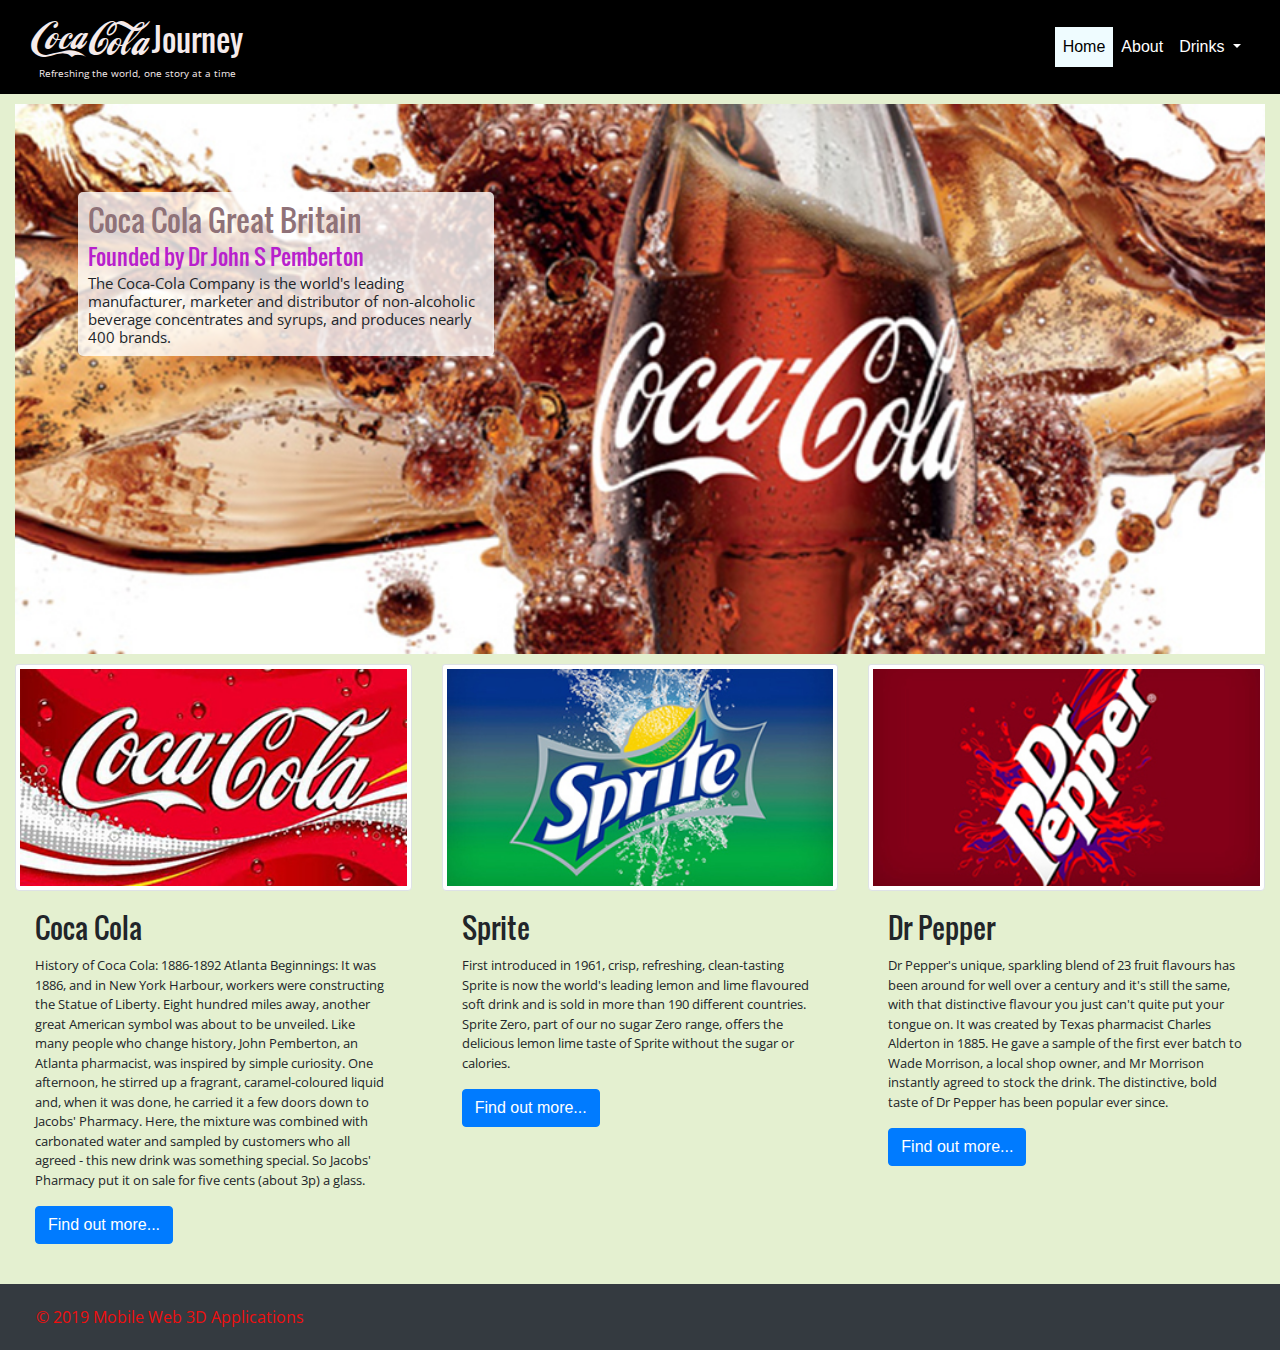
<file: 3dapp/lab/lab3/index.html>
<!doctype html>
<html lang="en">
  <head>
    <link rel="stylesheet" href="css/bootstrap.css">
    <link rel="stylesheet" href="css/maintext.css">
    <meta charset="utf-8">
    <meta name="viewport" content="width=device-width, initial-scale=1">
    <title>Bootstrap demo</title>
  </head>
  
  <body>

    <!--Header-->
    <nav class="navbar sticky-top navbar-expand-sm navbar_coca_cola">
      <div class="container-fluid">
        <!-- Brand -->
        <div class="logo">
          <a class="navbar-brand" href="#">
          <h1>1</h1>
          <h1>oca</h1>
          <h2>Cola</h2>
          <h3>Journey</h3>
          <p>Refreshing the world, one story at a time</p>
          </a>
        </div>

          <!-- Three bar icon that appears when page is shrunk, collapses the navigation links, not data target is the id selector #navbarSupportedContent -->
          <button class="navbar-toggler" type="button" data-toggle="collapse" data-target="#navbarSupportedContent">
            <span class="navbar-toggler-icon"></span>
          </button>
          
          <!-- Link Menu item button to the links class navbar-collapse id selector #navbarSupportedContent -->
          <div class="collapse navbar-collapse" id="navbarSupportedContent">
              <!-- The Links -->
              <ul class="navbar-nav ml-auto">
                <li class="nav-item">
                  <a class="nav-link active" href="#">Home</a>
                </li>
                <li class="nav-item">
                  <a class="nav-link" href="#">About</a>
                </li>

                <!-- Dropdown for the Coca Cola Drinks Menu -->
                <li class="nav-item dropdown">
                  <a class="nav-link dropdown-toggle" href="#" id="navbardrop" data-toggle="dropdown" aria-expanded="false"> 
                    Drinks
            
                  </a>
                  <div class="dropdown-menu">
                    <a class="dropdown-item" href="#">Coca Cola</a>
                    <a class="dropdown-item" href="#">Sprite</a>
                    <a class="dropdown-item" href="#">Dr Pepper</a>
                  </div>
                </li>
              </ul>
          </div> 
      </div>
    </nav>
    

    <!--Body-->
    <div class="container-fluid main_contents">
      <div class="row">
        <div class="col-sm-12">
          <div id="main_3d_image">
            <div id="main_text" class="col-xs-12 col-sm-4">
              <h2>Coca Cola Great Britain</h2>
              <h3>Founded by Dr John S Pemberton</h3>
              <p>The Coca-Cola Company is the world's leading manufacturer, marketer and distributor of 
                non-alcoholic beverage concentrates and syrups, and produces nearly 400 brands. </p>

            </div>
          </div>
        </div>
      </div>

    <div class="row">
      <div class="col-sm-4">
        <div class="card">
          <a href="#">
            <img class="card-img-top img-fluid img-thumbnail" src="assets/images/coca_cola.jpg" alt="Coca Cola">
          </a>
          <div class="card-body">
            <h3 class="card-title">Coca Cola</h3>
            <p class="card-text">History of Coca Cola: 1886-1892
              Atlanta Beginnings: It was 1886, and in New York Harbour, workers were constructing the Statue of Liberty. Eight hundred miles away, another great American symbol was about to be unveiled.
              Like many people who change history, John Pemberton, an Atlanta pharmacist, was inspired by simple curiosity. One afternoon, he stirred up a fragrant, caramel-coloured liquid and, when it was done, he carried it a few doors down to Jacobs' Pharmacy. Here, the mixture was combined with carbonated water and sampled by customers who all agreed - this new drink was something special. So Jacobs' Pharmacy put it on sale for five cents (about 3p) a glass.
               </p>
            <a href="#" class="btn btn-primary">Find out more...</a>
          </div>
        </div>
      </div>

      <div class="col-sm-4">
        <div class="card">
          <a href="#">
            <img class="card-img-top img-fluid img-thumbnail" src="assets/images/sprite.jpg" alt="Sprite">
          </a>
          <div class="card-body">
            <h3 class="card-title">Sprite</h3>
            <p class="card-text"> First introduced in 1961, crisp, refreshing, clean-tasting Sprite is now the world's leading lemon and lime flavoured soft drink and is sold in more than 190 different countries.
              Sprite Zero, part of our no sugar Zero range, offers the delicious lemon lime taste of Sprite without the sugar or calories. 
               </p>
               <a href="#" class="btn btn-primary">Find out more...</a>
          </div>
        </div>
      </div>

      <div class="col-sm-4">
        <div class="card">
          <a href="#">
            <img class="card-img-top img-fluid img-thumbnail" src="assets/images/dr_pepper.jpg" alt="dr_pepper">
          </a>
          <div class="card-body">
            <h3 class="card-title">Dr Pepper</h3>
            <p class="card-text"> Dr Pepper's unique, sparkling blend of 23 fruit flavours has been around for well over a century and it's still the same, with that distinctive flavour you just can't quite put your tongue on.
              It was created by Texas pharmacist Charles Alderton in 1885. He gave a sample of the first ever batch to Wade Morrison, a local shop owner, and Mr Morrison instantly agreed to stock the drink. The distinctive, bold taste of Dr Pepper has been popular ever since.
               </p>
               <a href="#" class="btn btn-primary">Find out more...</a>
          </div>
        </div>
      </div>
    </div>
  </div>

  <!--Footer-->  
  <nav class="navbar navbar-expand-sm bg-dark navbar-dark">
    <div class="container-fluid">
      <div class="navbar-text float-left copyright">
        <p><span class="aligh-baseline"> &copy 2019 Mobile Web 3D Applications </span></p>
      </div>

    </div>
  </nav>

    <script src="https://code.jquery.com/jquery-3.5.1.min.js"></script>
    <script src="js/bootstrap.min.js"></script>
    <script src="js/bootstrap.js"></script>

  </body>

</html>
</file>
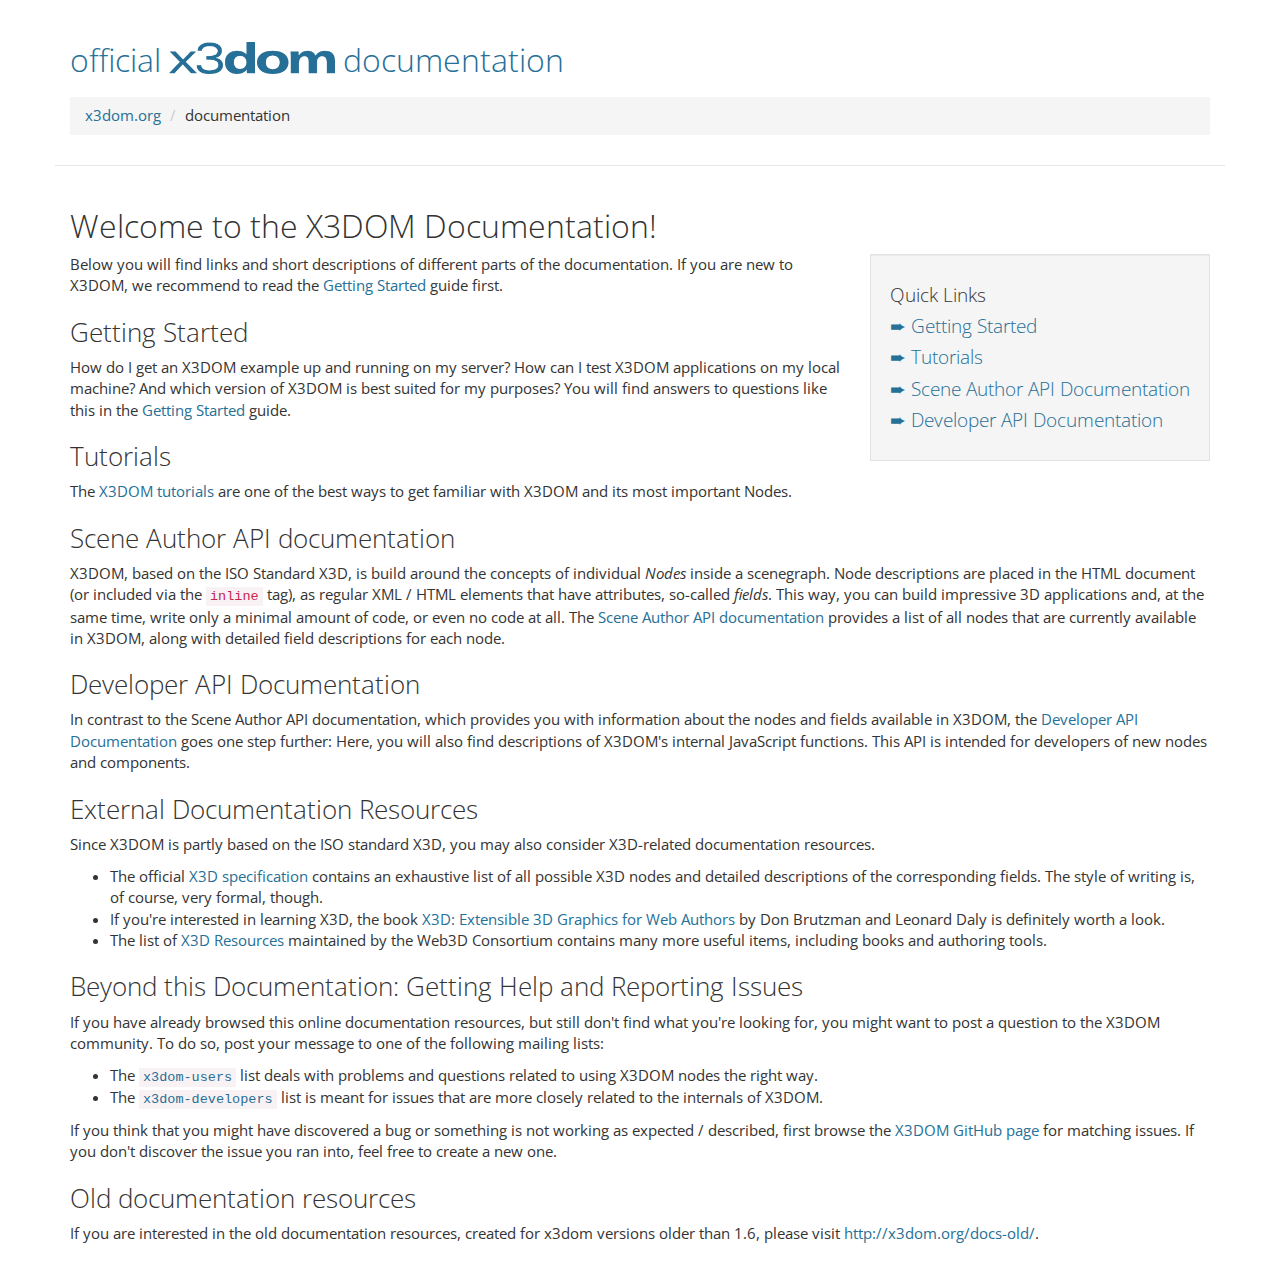
<file: 3dapp/lab/lab3/x3dom-1.8.3/doc/index.html>
<!DOCTYPE html>
<html lang="en">
<head>
    <meta charset="utf-8">
    <meta http-equiv="X-UA-Compatible" content="IE=edge"/>

    <title>X3DOM Documentation: Overview</title>
    <link type="text/css" rel="stylesheet" href="static/styles/x3dom-docs-new.css">
</head>

<body>

<div class="container page-header">
    <div class="row">
        <div class="col-xs-12">
            <h2 style="display:inline;color:#266F97">official <img src="static/images/x3dom_logo_without_claim.png" style="height:1em;vertical-align:top;"> documentation</h2>
        </div>
    </div>

    <div class="row" style="margin-top:20px;">
        <div class="col-xs-12">
            <ol class="breadcrumb">
                <li><a href="http://x3dom.org">x3dom.org</a></li>
                <li>documentation</li>
            </ol>
        </div>
    </div>
</div>

<div class="container">


       
            <h2>Welcome to the X3DOM Documentation!</h2>
    <div class="well" style="float:right;margin-left:20px;">
        <h4>Quick Links</h4>
        <h4><a href="gettingStarted/index.html">&#10152; Getting Started</a></h4>
        <h4><a href="tutorials/index.html">&#10152; Tutorials</a></h4>
        <h4><a href="author/index.html">&#10152; Scene Author API Documentation</a></h4>
        <h4><a href="developer/index.html">&#10152; Developer API Documentation</a></h4>
    </div>
            <p>
            Below you will find links and short descriptions of different parts of the documentation. If you are new to X3DOM, we recommend to read the <a href="gettingStarted/index.html">Getting Started</a> guide first.            
			</p>                      
            
            
            <h3>Getting Started</h3>
            <p>
            How do I get an X3DOM example up and running on my server? How can I test X3DOM applications on my local machine? And which version of X3DOM is best suited for my purposes?
            You will find answers to questions like this in the <a href="gettingStarted/index.html">Getting Started</a> guide.                        
            </p>

            <h3>Tutorials</h3>
            <p>
            The <a href="tutorials/index.html">X3DOM tutorials</a> are one of the best ways to get familiar with X3DOM and its most important Nodes.
            </p>
         
            
            <h3>Scene Author API documentation</h3>
            <p>
            X3DOM, based on the ISO Standard X3D, is build around the concepts of individual <i>Nodes</i> inside a scenegraph. Node descriptions are placed in the HTML document (or included via the <code>inline</code> tag), as regular XML / HTML elements that have attributes, so-called <i>fields</i>. This way, you can build impressive 3D applications and, at the same time, write only a minimal amount of code, or even no code at all.
            The <a href="author/index.html">Scene Author API documentation</a> provides a list of all nodes that are currently available in X3DOM, along with detailed field descriptions for each node.
            </p>
            
            
            <h3>Developer API Documentation</h3>
            <p>
            In contrast to the Scene Author API documentation, which provides you with information about the nodes and fields available in X3DOM, the <a href="developer/index.html">Developer API Documentation</a> goes one step further:
            Here, you will also find descriptions of X3DOM's internal JavaScript functions. This API is intended for developers of new nodes and components.            
            </p>
            
            
            <h3>External Documentation Resources</h3><a name="X3DExternalDoc"></a>
            <p>
            Since X3DOM is partly based on the ISO standard X3D, you may also consider X3D-related documentation resources.
            </p>
            <ul>
                <li>The official <a href="http://www.web3d.org/documents/specifications/19775-1/V3.3/Part01/Architecture.html">X3D specification</a> contains an exhaustive list of all possible X3D nodes and detailed descriptions of the corresponding fields. The style of writing is, of course, very formal, though.</li>
                
                <li>If you're interested in learning X3D, the book <a href="http://x3dgraphics.com/">X3D: Extensible 3D Graphics for Web Authors</a> by Don Brutzman and Leonard Daly is definitely worth a look.
                
                <li>The list of <a href="http://www.web3d.org/x3d/content/examples/X3dResources.html">X3D Resources</a> maintained by the Web3D Consortium contains many more useful items, including books and authoring tools.
            </ul>

            
            
            <h3>Beyond this Documentation: Getting Help and Reporting Issues</h3>
            <p>
            If you have already browsed this online documentation resources, but still don't find what you're looking for, you might want to post a question to the X3DOM community.
            To do so, post your message to one of the following mailing lists:
            </p>
            <ul>
                <li>The <code><a href="https://lists.sourceforge.net/lists/listinfo/x3dom-users">x3dom-users</a></code> list deals with problems and questions related to using X3DOM nodes the right way.</li>
                <li>The <code><a href="https://lists.sourceforge.net/lists/listinfo/x3dom-developers">x3dom-developers</a></code> list is meant for issues that are more closely related to the internals of X3DOM.</li>            
            </ul>
            <p>
            If you think that you might have discovered a bug or something is not working as expected / described, first browse the <a href="https://github.com/x3dom/x3dom/issues">X3DOM GitHub page</a> for matching issues.
            If you don't discover the issue you ran into, feel free to create a new one.
            </p>
                        
            <h3>Old documentation resources</h3>
            <p>
            If you are interested in the old documentation resources, created for x3dom versions older than 1.6, please visit <a href="http://x3dom.org/docs-old/">http://x3dom.org/docs-old/</a>.
            </p>
            <br>


</div>


</body>
</html>
</file>
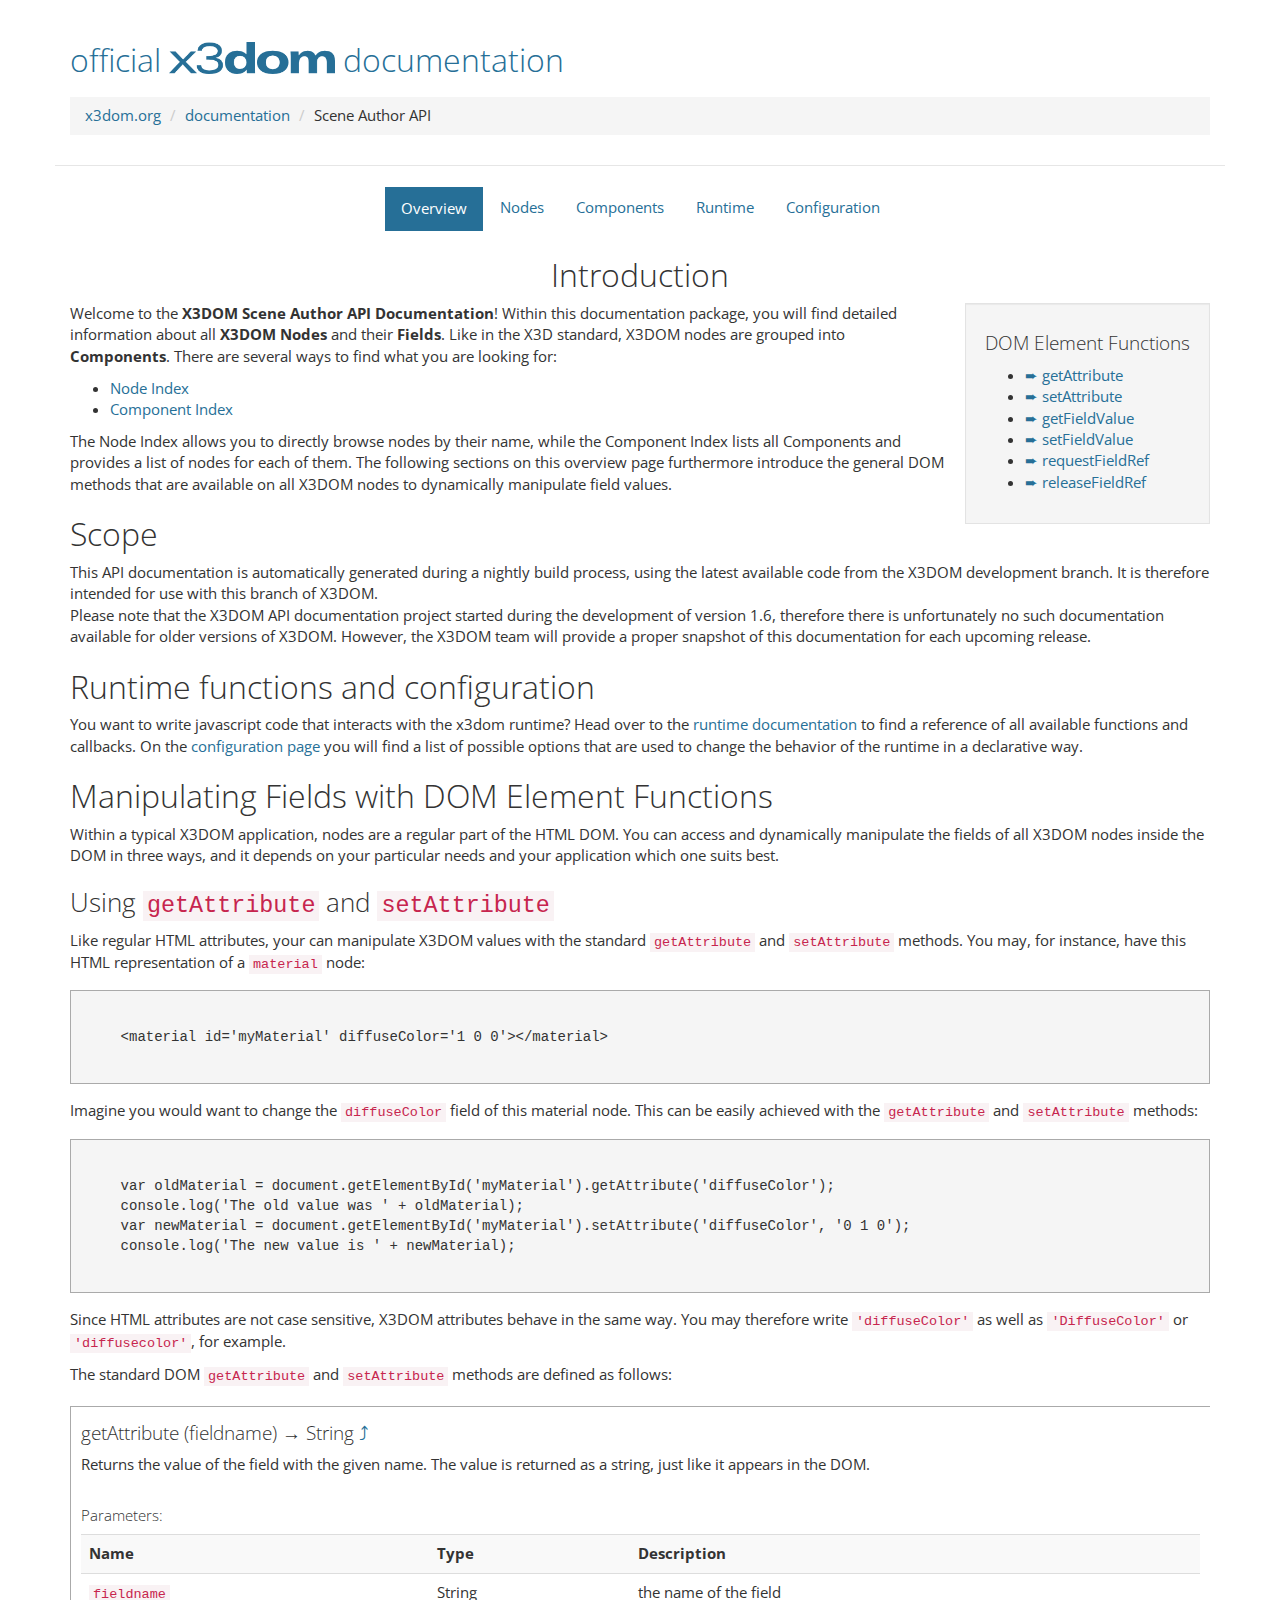
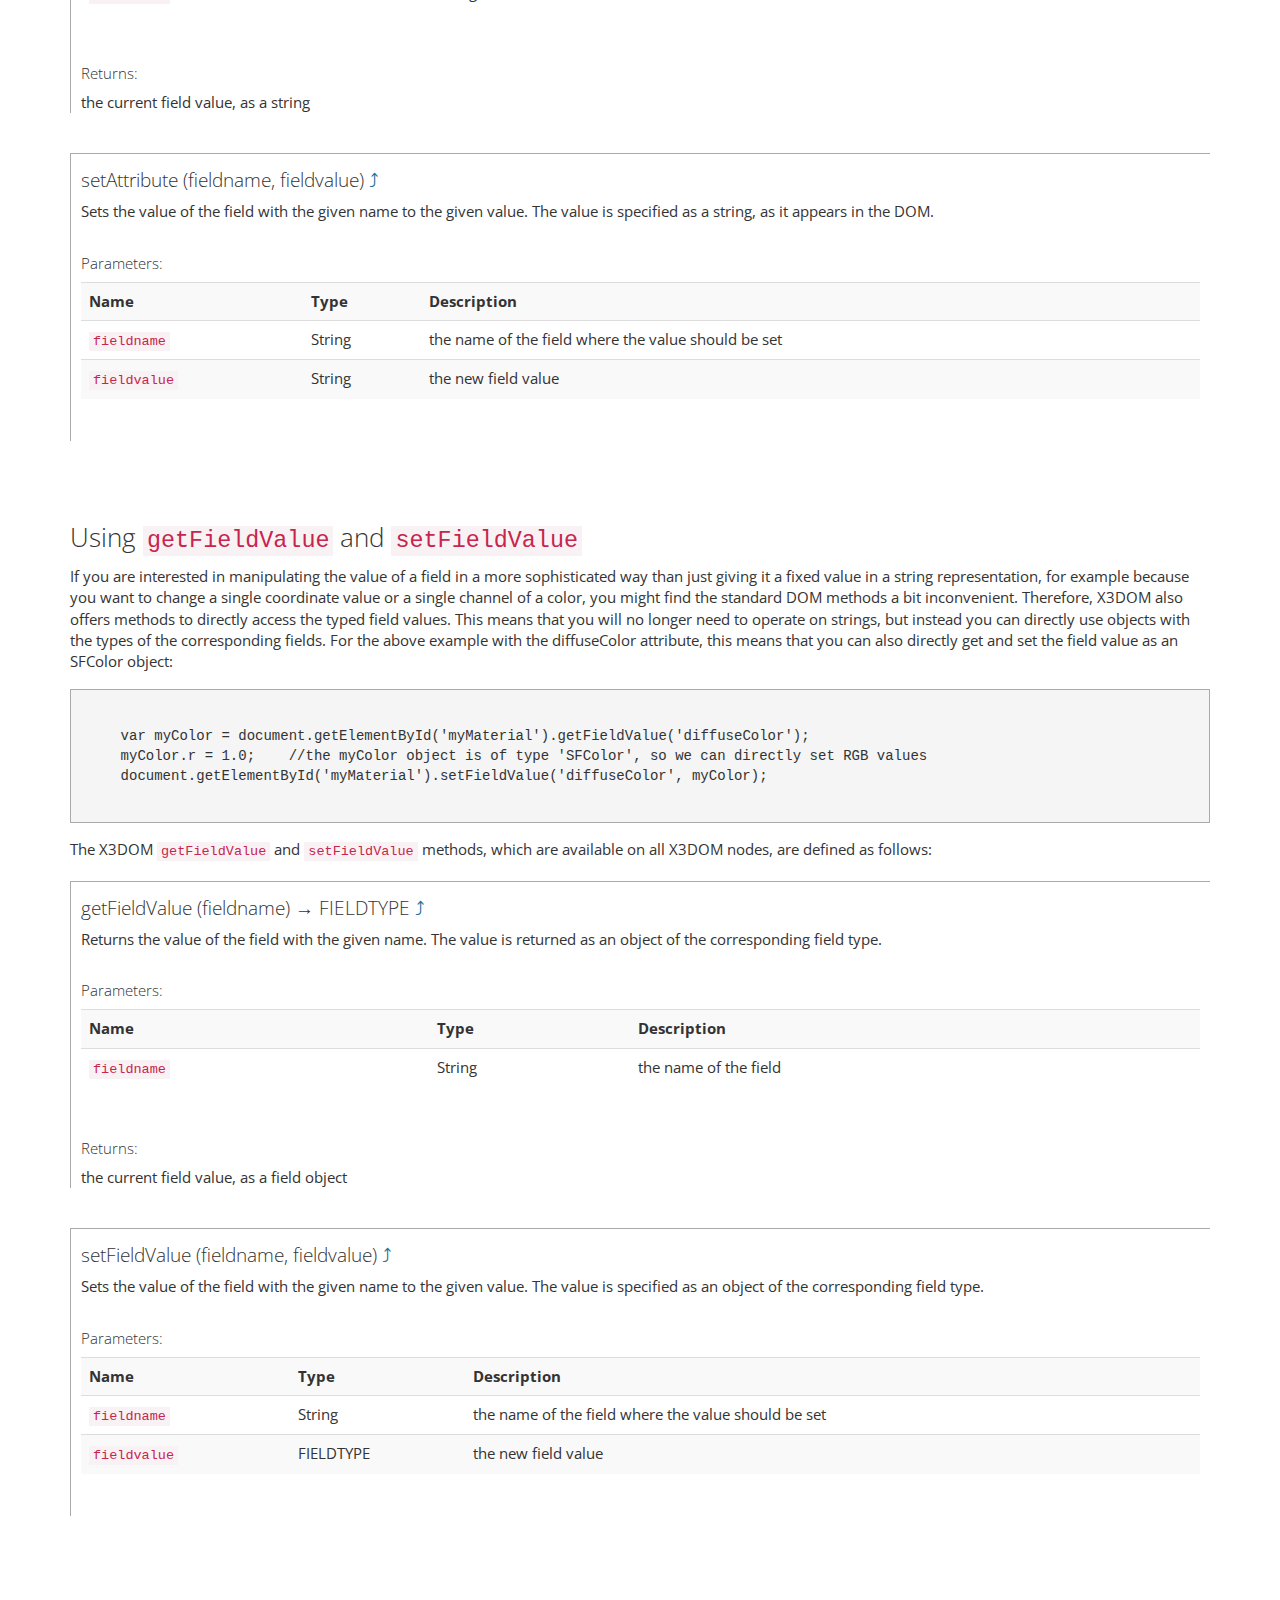
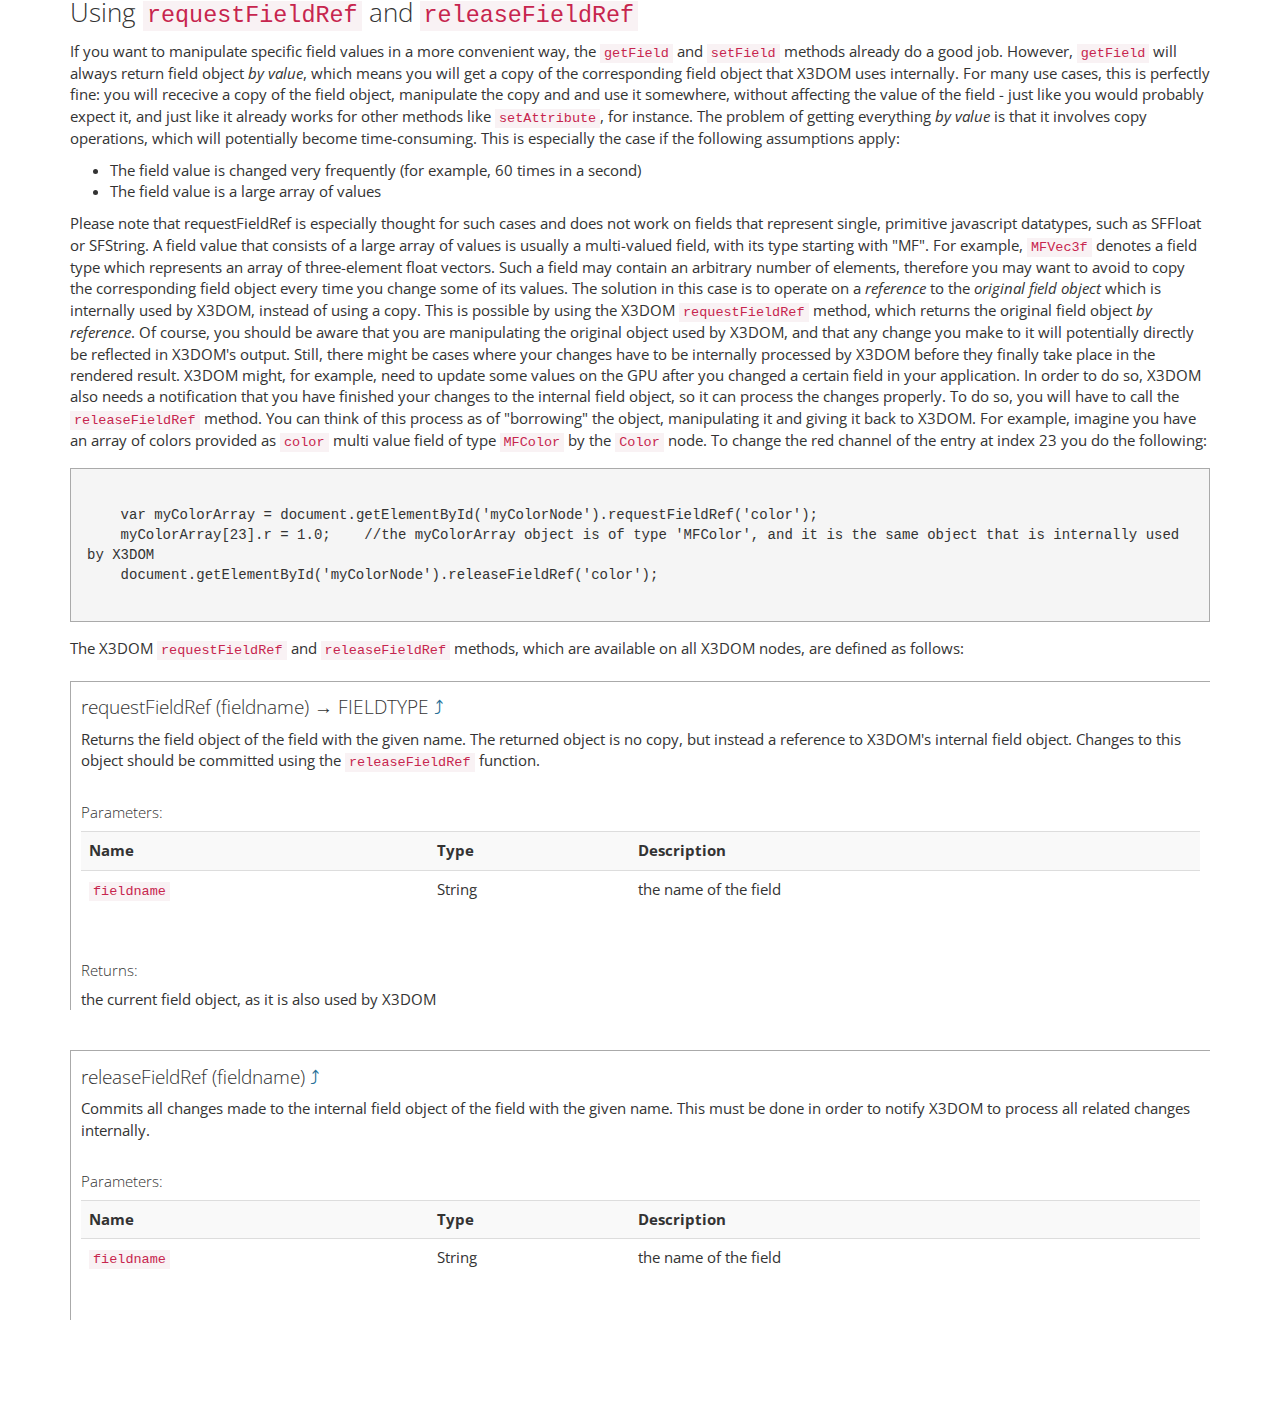
<file: 3dapp/lab/lab3/x3dom-1.8.3/doc/author/index.html>
<!DOCTYPE html>
<html lang="en">
<head>
    <meta charset="utf-8">

        <title>X3DOM Scene Author API Documentation: Overview</title>

    <link type="text/css" rel="stylesheet" href="../static/styles/x3dom-docs-new.css">
    <!--<link type="text/css" rel="stylesheet" href="../static/styles/jsdoc-x3dom.css">-->
    <script src="../static/scripts/prettify/run_prettify.js"></script>
</head>

<body>

<div class="container page-header">
    <div class="row">
        <div class="col-xs-12">
            <h2 style="display:inline;color:#266F97">official <img src="../static/images/x3dom_logo_without_claim.png" style="height:1em;vertical-align:top;"> documentation</h2>
        </div>
    </div>

    <div class="row" style="margin-top:20px;">
        <div class="col-xs-12">
            <ol class="breadcrumb">
                <li><a href="http://x3dom.org">x3dom.org</a></li>
                <li><a href="../index.html">documentation</a></li>
                <li>Scene Author API</li>
            </ol>
        </div>
    </div>
</div>

<div class="container" style="text-align: center">
    <ul class="nav nav-pills" style="display: inline-block;">
        <li><a href="index.html" class="btn btn-primary">Overview</a></li>
        <li><a href="nodes.html">Nodes</a></li>
        <li><a href="components.html">Components</a></li>
        <li><a href="runtime.html">Runtime</a></li>
        <li><a href="configuration.html">Configuration</a></li>
    </ul>
</div>

<div class="container">


                
    <section>
        <article>
            
            <h2 style="text-align: center">Introduction</h2>

            <div class="class-summary">
                <div class="well" style="float:right; margin-left:20px;">
                    <h4>DOM Element Functions</h4>
                    <ul>
                        <li><a href="#getAttribute">&#10152; getAttribute</a></li>
                        <li><a href="#setAttribute">&#10152; setAttribute</a></li>
                        <li><a href="#getFieldValue">&#10152; getFieldValue</a></li>
                        <li><a href="#setFieldValue">&#10152; setFieldValue</a></li>
                        <li><a href="#requestFieldRef">&#10152; requestFieldRef</a></li>
                        <li><a href="#releaseFieldRef">&#10152; releaseFieldRef</a></li>
                    </ul>
                </div>
            </div>
            <p>            
            Welcome to the <strong>X3DOM Scene Author API Documentation</strong>!
            Within this documentation package, you will find detailed information about all <strong>X3DOM Nodes</strong> and their <strong>Fields</strong>.            
            Like in the X3D standard, X3DOM nodes are grouped into <strong>Components</strong>.
            There are several ways to find what you are looking for:

            <ul>
                <li><a href="nodes.html">Node Index</a></li>
                <li><a href="components.html">Component Index</a></li>
            </ul>

            The Node Index allows you to directly browse nodes by their name, while the Component Index
            lists all Components and provides a list of nodes for each of them.            
            The following sections on this overview page furthermore introduce the general DOM methods that are available on all X3DOM nodes to dynamically manipulate field values.            
            </p>
                           
            
            <h2>Scope</h2>
            <p>
            This API documentation is automatically generated during a nightly build process, using the latest available code from
            the </strong>X3DOM development branch</strong>. It is therefore intended for use with this branch of X3DOM.
            <br>
            Please note that the X3DOM API documentation project started during the development of version 1.6, therefore there is
            unfortunately no such documentation available for older versions of X3DOM.
            However, the X3DOM team will provide a proper snapshot of this documentation for each upcoming release.
            </p>

            <h2>Runtime functions and configuration</h2>
            <p>
            You want to write javascript code that interacts with the x3dom runtime? Head over to the
            <a href="runtime.html">runtime documentation</a> to find a reference of all available functions and callbacks. On the
            <a href="configuration.html">configuration page</a> you will find a list of possible options that are used
            to change the behavior of the runtime in a declarative way.
            </p>
            
            
            <h2>Manipulating Fields with DOM Element Functions</h2>
            <p>
            Within a typical X3DOM application, nodes are a regular part of the HTML DOM.
            You can access and dynamically manipulate the fields of all X3DOM nodes inside the DOM in three ways, and it depends on your particular needs and your application which one suits best.
            
            
            <h3>Using <code>getAttribute</code> and <code>setAttribute</code></h3>
            Like regular HTML attributes, your can manipulate X3DOM values with the standard <code>getAttribute</code> and <code>setAttribute</code> methods.
            You may, for instance, have this HTML representation of a <code>material</code> node:
            </p>
            
            <pre class="prettyprint"><code class="language-html">
    &lt;material id='myMaterial' diffuseColor='1 0 0'&gt;&lt;/material&gt;
            </code></pre>
            
            <p>
            Imagine you would want to change the <code>diffuseColor</code> field of this material node.
            This can be easily achieved with the <code>getAttribute</code> and <code>setAttribute</code> methods:
            </p>
            
            
            <pre class="prettyprint"><code class="language-js">
    var oldMaterial = document.getElementById('myMaterial').getAttribute('diffuseColor');
    console.log('The old value was ' + oldMaterial);    
    var newMaterial = document.getElementById('myMaterial').setAttribute('diffuseColor', '0 1 0');
    console.log('The new value is ' + newMaterial);
            </code></pre>
            <p>
            Since HTML attributes are not case sensitive, X3DOM attributes behave in the same way.
            You may therefore write <code>'diffuseColor'</code> as well as <code>'DiffuseColor'</code> or <code>'diffusecolor'</code>, for example.
            </p>
            
            <p>
            The standard DOM <code>getAttribute</code> and <code>setAttribute</code> methods are defined as follows:
            </p>
            
            <!--- GET ATTRIBUTE --->
            <dl class="method-container">
                <dt>
                    <h4 class="name method-container-header">
                        getAttribute
                        <span class="signature">
                        (fieldname)
                        </span>
                        <span class="type-signature">
                        &#8594 String
                        </span>
                      <a name="getAttribute" class="upwardsLink" href="#">&#10548;</a>
                    </h4>                  
                </dt>
                <dd>
                    <div class="description">
                      Returns the value of the field with the given name.
                      The value is returned as a string, just like it appears in the DOM.
                    </div>
                    <br>
                    <h5>Parameters:</h5> 
                    <div class="params">
                        <table class="table table-striped">
                            <tbody>
                                <tr><th>Name</th><th>Type</th><th class="last">Description</th></tr>
                                <tr>
                                    <td class="param-table-name"><code>fieldname</code></td>
                                    <td class="param-table-type">              
                                        <span class="param-type">String</span>
                                    </td>
                                    <td class="param-table-description">
                                        the name of the field
                                    </td>
                                </tr>                               
                            </tbody>
                        </table>
                    </div> <br>
                    <h5>Returns:</h5>
                    <div class="param-desc">the current field value, as a string</div>  
              </dd>
            </dl>

            
            <!--- SET ATTRIBUTE --->
            <dl class="method-container">
                <dt>
                    <h4 class="name method-container-header">
                        setAttribute
                        <span class="signature">
                        (fieldname, fieldvalue)
                        </span>
                        <a name="setAttribute" class="upwardsLink" href="#">&#10548;</a>                      
                    </h4>                  
                </dt>
                <dd>
                    <div class="description">
                      Sets the value of the field with the given name to the given value.
                      The value is specified as a string, as it appears in the DOM.
                    </div>
                    <br>
                    <h5>Parameters:</h5> 
                    <div class="params">
                        <table class="table table-striped">
                            <tbody>
                                <tr><th>Name</th><th>Type</th><th class="last">Description</th></tr>
                                <tr>
                                    <td class="param-table-name"><code>fieldname</code></td>
                                    <td class="param-table-type">              
                                        <span class="param-type">String</span>
                                    </td>
                                    <td class="param-table-description">
                                        the name of the field where the value should be set
                                    </td>
                                </tr>
                                <tr>
                                    <td class="param-table-name"><code>fieldvalue</code></td>
                                    <td class="param-table-type">              
                                        <span class="param-type">String</span>
                                    </td>
                                    <td class="param-table-description">
                                        the new field value
                                    </td>
                                </tr>
                            </tbody>
                        </table>
                    </div> <br>
              </dd>
            </dl>
            
            <br>
            
            <h3>Using <code>getFieldValue</code> and <code>setFieldValue</code></h3>
            <p>
            If you are interested in manipulating the value of a field in a more sophisticated way than just giving it a fixed value in a string representation,
            for example because you want to change a single coordinate value or a single channel of a color, you might find the standard DOM methods a bit inconvenient.
            Therefore, X3DOM also offers methods to directly access the typed field values.
            This means that you will no longer need to operate on strings, but instead you can directly use objects with the types of the corresponding fields.
            For the above example with the <color>diffuseColor</color> attribute, this means that you can also directly get and set the field value
            as an <color>SFColor</color> object:            
            </p>
            
            <pre class="prettyprint"><code class="language-js">
    var myColor = document.getElementById('myMaterial').getFieldValue('diffuseColor');
    myColor.r = 1.0;    //the myColor object is of type 'SFColor', so we can directly set RGB values 
    document.getElementById('myMaterial').setFieldValue('diffuseColor', myColor);
            </code></pre>
            
            <p>
            The X3DOM <code>getFieldValue</code> and <code>setFieldValue</code> methods, which are available on all X3DOM nodes, are defined as follows:
            </p>
            
            <!--- GET FIELD --->
            <dl class="method-container">
                <dt>
                    <h4 class="name method-container-header">
                        getFieldValue
                        <span class="signature">
                        (fieldname)
                        </span>
                        <span class="type-signature">
                        &#8594 FIELDTYPE
                        </span>
                      <a name="getFieldValue" class="upwardsLink" href="#">&#10548;</a>
                    </h4>                  
                </dt>
                <dd>
                    <div class="description">
                      Returns the value of the field with the given name.
                      The value is returned as an object of the corresponding field type.
                    </div>
                    <br>
                    <h5>Parameters:</h5> 
                    <div class="params">
                        <table class="table table-striped">
                            <tbody>
                                <tr><th>Name</th><th>Type</th><th class="last">Description</th></tr>
                                <tr>
                                    <td class="param-table-name"><code>fieldname</code></td>
                                    <td class="param-table-type">              
                                        <span class="param-type">String</span>
                                    </td>
                                    <td class="param-table-description">
                                        the name of the field
                                    </td>
                                </tr>                               
                            </tbody>
                        </table>
                    </div> <br>
                    <h5>Returns:</h5>
                    <div class="param-desc">the current field value, as a field object</div>  
              </dd>
            </dl>

            
            <!--- SET FIELD --->
            <dl class="method-container">
                <dt>
                    <h4 class="name method-container-header">
                        setFieldValue
                        <span class="signature">
                        (fieldname, fieldvalue)
                        </span>
                        <a name="setFieldValue" class="upwardsLink" href="#">&#10548;</a>
                    </h4>                  
                </dt>
                <dd>
                    <div class="description">
                      Sets the value of the field with the given name to the given value.
                      The value is specified as an object of the corresponding field type.
                    </div>
                    <br>
                    <h5>Parameters:</h5> 
                    <div class="params">
                        <table class="table table-striped">
                            <tbody>
                                <tr><th>Name</th><th>Type</th><th class="last">Description</th></tr>
                                <tr>
                                    <td class="param-table-name"><code>fieldname</code></td>
                                    <td class="param-table-type">              
                                        <span class="param-type">String</span>
                                    </td>
                                    <td class="param-table-description">
                                        the name of the field where the value should be set
                                    </td>
                                </tr>
                                <tr>
                                    <td class="param-table-name"><code>fieldvalue</code></td>
                                    <td class="param-table-type">              
                                        <span class="param-type">FIELDTYPE</span>
                                    </td>
                                    <td class="param-table-description">
                                        the new field value
                                    </td>
                                </tr>
                            </tbody>
                        </table>
                    </div> <br>
              </dd>
            </dl>
            
            <br>
            
            <h3>Using <code>requestFieldRef</code> and <code>releaseFieldRef</code></h3>
            <p>
            If you want to manipulate specific field values in a more convenient way, the <code>getField</code> and <code>setField</code> methods already do a good job.
            However, <code>getField</code> will always return field object <i>by value</i>, which means you will get a copy of the corresponding field object that X3DOM uses internally.
            For many use cases, this is perfectly fine: you will rececive a copy of the field object, manipulate the copy and and use it somewhere, without affecting the value of the field -
            just like you would probably expect it, and just like it already works for other methods like <code>setAttribute</code>, for instance.
            The problem of getting everything <i>by value</i> is that it involves copy operations, which will potentially become time-consuming.
            This is especially the case if the following assumptions apply:
            </p>
            
            <ul>
                <li>The field value is changed very frequently (for example, 60 times in a second)</li>
                <li>The field value is a large array of values</li>
            </ul>
            
            <p>
            Please note that requestFieldRef is especially thought for such cases and does not work on fields that represent single, primitive javascript datatypes, such as SFFloat or SFString.
            A field value that consists of a large array of values is usually a multi-valued field, with its type starting with "MF".
            For example, <code>MFVec3f</code> denotes a field type which represents an array of three-element float vectors.
            Such a field may contain an arbitrary number of elements, therefore you may want to avoid to copy the corresponding field object every time you change some of its values.
            The solution in this case is to operate on a <i>reference</i> to the <i>original field object</i> which is internally used by X3DOM, instead of using a copy.            
            This is possible by using the X3DOM <code>requestFieldRef</code> method, which returns the original field object <i>by reference</i>.
            Of course, you should be aware that you are manipulating the original object used by X3DOM, and that any change you make to it will potentially directly be reflected in
            X3DOM's output. Still, there might be cases where your changes have to be internally processed by X3DOM before they finally take place in the rendered result.
            X3DOM might, for example, need to update some values on the GPU after you changed a certain field in your application.
            In order to do so, X3DOM also needs a notification that you have finished your changes to the internal field object, so it can process the changes properly.
            To do so, you will have to call the <code>releaseFieldRef</code> method. You can think of this process as of "borrowing" the object, manipulating it and giving it back to X3DOM.
            For example, imagine you have an array of colors provided as <code>color</code> multi value field of type <code>MFColor</code> by the <code>Color</code> node.
            To change the red channel of the entry at index 23 you do the following:
            </p>
            
            <pre class="prettyprint"><code class="language-js">
    var myColorArray = document.getElementById('myColorNode').requestFieldRef('color');
    myColorArray[23].r = 1.0;    //the myColorArray object is of type 'MFColor', and it is the same object that is internally used by X3DOM
    document.getElementById('myColorNode').releaseFieldRef('color');
            </code></pre>
            
            <p>
            The X3DOM <code>requestFieldRef</code> and <code>releaseFieldRef</code> methods, which are available on all X3DOM nodes, are defined as follows:
            </p>
            
            <!--- REQUEST FIELDREF --->
            <dl class="method-container">
                <dt>
                    <h4 class="name method-container-header">
                        requestFieldRef
                        <span class="signature">
                        (fieldname)
                        </span>
                        <span class="type-signature">
                        &#8594 FIELDTYPE
                        </span>
                      <a name="requestFieldRef" class="upwardsLink" href="#">&#10548;</a>
                    </h4>                  
                </dt>
                <dd>
                    <div class="description">
                      Returns the field object of the field with the given name.
                      The returned object is no copy, but instead a reference to X3DOM's internal field object.
                      Changes to this object should be committed using the <code>releaseFieldRef</code> function.
                    </div>
                    <br>
                    <h5>Parameters:</h5> 
                    <div class="params">
                        <table class="table table-striped">
                            <tbody>
                                <tr><th>Name</th><th>Type</th><th class="last">Description</th></tr>
                                <tr>
                                    <td class="param-table-name"><code>fieldname</code></td>
                                    <td class="param-table-type">              
                                        <span class="param-type">String</span>
                                    </td>
                                    <td class="param-table-description">
                                        the name of the field
                                    </td>
                                </tr>                               
                            </tbody>
                        </table>
                    </div> <br>
                    <h5>Returns:</h5>
                    <div class="param-desc">the current field object, as it is also used by X3DOM</div>  
              </dd>
            </dl>

            
            <!--- RETURN FIELDREF --->
            <dl class="method-container">
                <dt>
                    <h4 class="name method-container-header">
                        releaseFieldRef
                        <span class="signature">
                        (fieldname)
                        </span>
                        <a name="releaseFieldRef" class="upwardsLink" href="#">&#10548;</a>
                    </h4>                  
                </dt>
                <dd>
                    <div class="description">
                      Commits all changes made to the internal field object of the field with the given name.
                      This must be done in order to notify X3DOM to process all related changes internally.
                    </div>
                    <br>
                    <h5>Parameters:</h5> 
                    <div class="params">
                        <table class="table table-striped">
                            <tbody>
                                <tr><th>Name</th><th>Type</th><th class="last">Description</th></tr>
                                <tr>
                                    <td class="param-table-name"><code>fieldname</code></td>
                                    <td class="param-table-type">              
                                        <span class="param-type">String</span>
                                    </td>
                                    <td class="param-table-description">
                                        the name of the field
                                    </td>
                                </tr>                               
                            </tbody>
                        </table>
                    </div> <br>
              </dd>
            </dl>        
            
            <br>
            
        </article>
    
        <br>
      
    </section>

    <footer>
        <!-- This X3DOM documentation was generated with the help of <a href="https://github.com/jsdoc3/jsdoc">JSDoc 3.1.1</a> on Mon Jan 13 2014 10:50:16 GMT+0100 (MEZ) -->
    </footer>  
</div>

</div>

</body>
</html>
</file>
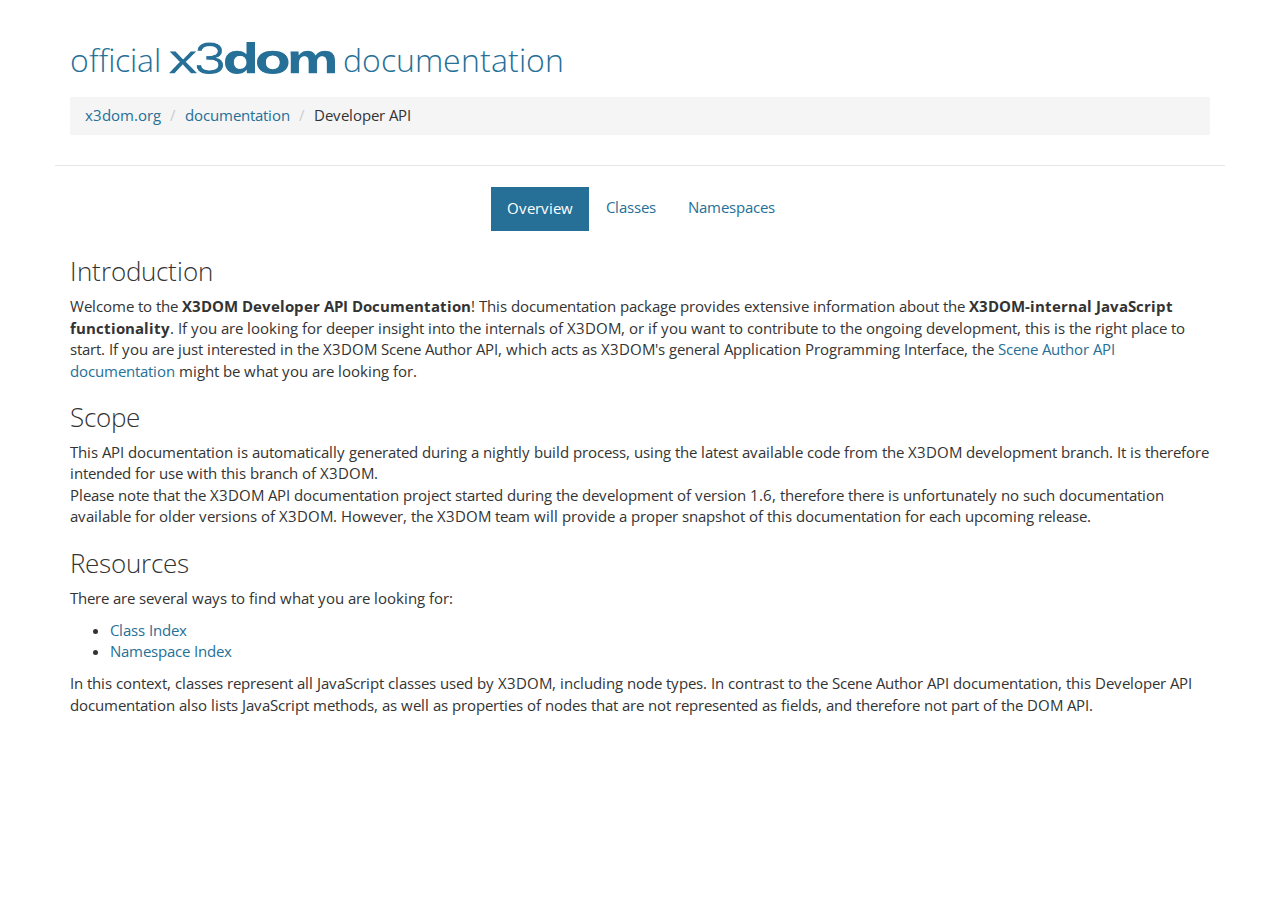
<file: 3dapp/lab/lab3/x3dom-1.8.3/doc/developer/index.html>
<!DOCTYPE html>
<html lang="en">
<head>
    <meta charset="utf-8">

        <title>X3DOM Developer API Documentation: Overview</title>

    <link type="text/css" rel="stylesheet" href="../static/styles/x3dom-docs-new.css">
</head>

<body>

<div class="container page-header">
    <div class="row">
        <div class="col-xs-12">
            <h2 style="display:inline;color:#266F97">official <img src="../static/images/x3dom_logo_without_claim.png" style="height:1em;vertical-align:top;"> documentation</h2>
        </div>
    </div>

    <div class="row" style="margin-top:20px;">
        <div class="col-xs-12">
            <ol class="breadcrumb">
                <li><a href="http://x3dom.org">x3dom.org</a></li>
                <li><a href="../index.html">documentation</a></li>
                <li>Developer API</li>
            </ol>
        </div>
    </div>
</div>

<div class="container" style="text-align: center">
    <ul class="nav nav-pills" style="display: inline-block;">
        <li><a href="index.html" class="btn btn-primary">Overview</a></li>
        <li><a href="classes.html">Classes</a></li>
        <li><a href="namespaces.html">Namespaces</a></li>
    </ul>
</div>


<div class="container">

    <section>
        <article>
        
            <h3>Introduction</h3>
            <p>            
            Welcome to the <strong>X3DOM Developer API Documentation</strong>!
            This documentation package provides extensive information about the <strong>X3DOM-internal JavaScript functionality</strong>.
            If you are looking for deeper insight into the internals of X3DOM, or if you want to contribute to the ongoing
            development, this is the right place to start. If you are just interested in the X3DOM Scene Author API, which acts as
            X3DOM's general Application Programming Interface, the
            <a href="../author/index.html">Scene Author API documentation</a>
            might be what you are looking for.
            </p>

            
            <h3>Scope</h3>
            <p>
            This API documentation is automatically generated during a nightly build process, using the latest available code from
            the </strong>X3DOM development branch</strong>. It is therefore intended for use with this branch of X3DOM.
            <br>
            Please note that the X3DOM API documentation project started during the development of version 1.6, therefore there is
            unfortunately no such documentation available for older versions of X3DOM.
            However, the X3DOM team will provide a proper snapshot of this documentation for each upcoming release.
            </p>
            

            <h3>Resources</h3>
            <p>
            There are several ways to find what you are looking for:

            <ul>
                <li><a href="classes.html">Class Index</a></li>
                <li><a href="namespaces.html">Namespace Index</a></li>
            </ul>

            In this context, <it>classes</it> represent all JavaScript classes used by X3DOM, including node types.
            In contrast to the Scene Author API documentation, this Developer API documentation also lists JavaScript methods, as well as
            properties of nodes that are not represented as fields, and therefore not part of the DOM API.
            </p>
            
            <br>
        </article>
    
        <br>
      
    </section>

    <footer>
        <!-- This X3DOM documentation was generated with the help of <a href="https://github.com/jsdoc3/jsdoc">JSDoc 3.1.1</a> on Mon Jan 13 2014 10:50:16 GMT+0100 (MEZ) -->
    </footer>  
</div>


</body>
</html>
</file>
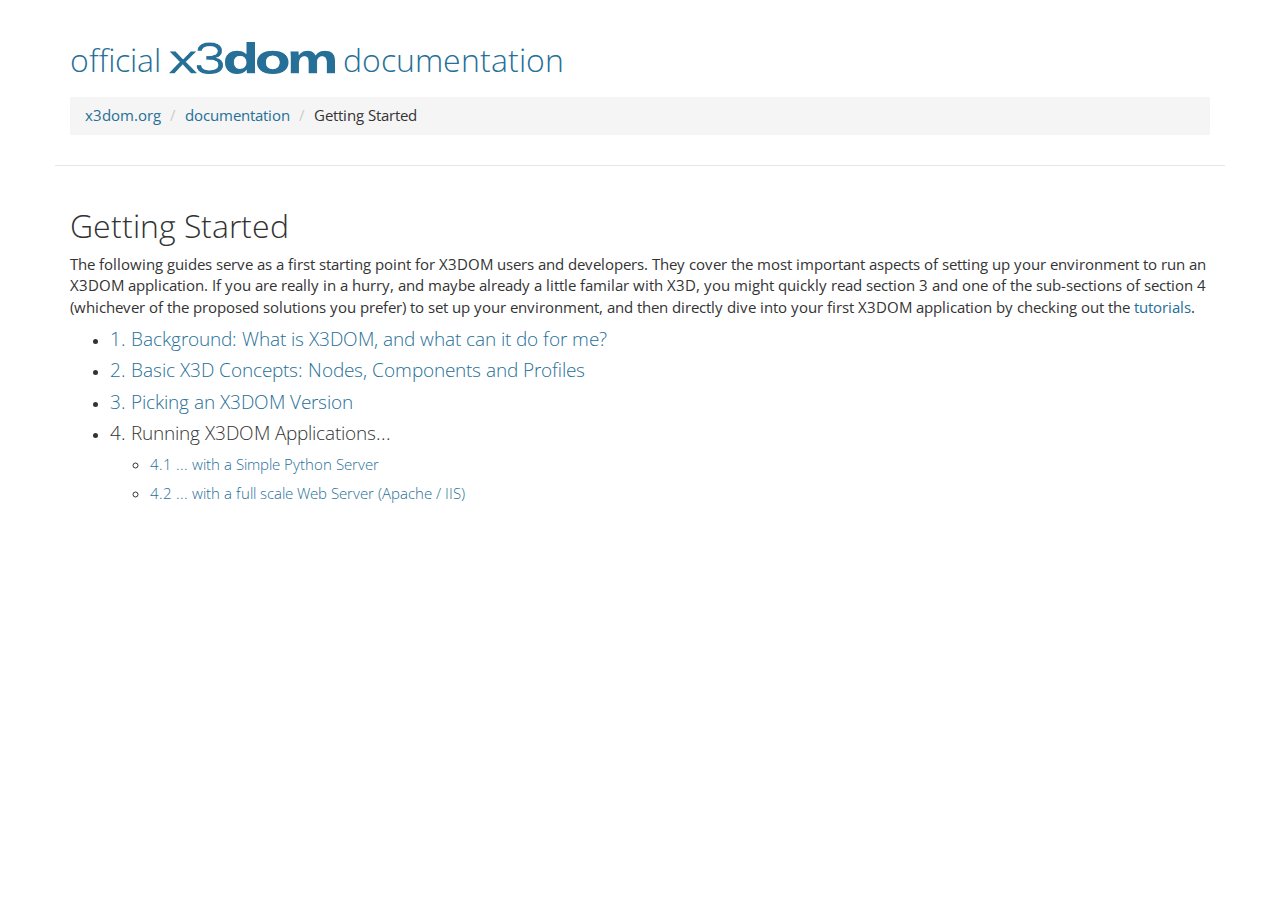
<file: 3dapp/lab/lab3/x3dom-1.8.3/doc/gettingStarted/index.html>
<!DOCTYPE html>
<html lang="en">
<head>
    <meta charset="utf-8">
    <title>X3DOM Documentation: Getting Started</title>    
    <link type="text/css" rel="stylesheet" href="../static/styles/x3dom-docs-new.css">
</head>

<body>

<div class="container page-header">
    <div class="row">
        <div class="col-xs-12">
            <h2 style="display:inline;color:#266F97">official <img src="../static/images/x3dom_logo_without_claim.png" style="height:1em;vertical-align:top;"> documentation</h2>
        </div>
    </div>

    <div class="row" style="margin-top:20px;">
        <div class="col-xs-12">
            <ol class="breadcrumb">
                <li><a href="http://x3dom.org">x3dom.org</a></li>
                <li><a href="../index.html">documentation</a></li>
                <li>Getting Started</li>
            </ol>
        </div>
    </div>
</div>

<div class="container">

    <div>
            <h2>Getting Started</h2>
            The following guides serve as a first starting point for X3DOM users and developers.
            They cover the most important aspects of setting up your environment to run an X3DOM application.
            If you are really in a hurry, and maybe already a little familar with X3D, you might quickly read section 3 and one of the sub-sections of section 4 (whichever of the proposed solutions you prefer)
            to set up your environment, and then directly dive into your first X3DOM application by checking out the <a href="../tutorials/index.html">tutorials</a>.
            <ul>
                <li><h4><a href="background/index.html">1. Background: What is X3DOM, and what can it do for me?</a></h4></li>
                
                <li><h4><a href="basicX3D/index.html">2. Basic X3D Concepts: Nodes, Components and Profiles</a></h4></li>
                
                <li><h4><a href="x3domVersions/index.html">3. Picking an X3DOM Version</a></h4></li>
                
                <li><h4>4. Running X3DOM Applications...</h4>
                <ul>
                    <li><h5><a href="pythonSimpleHTTP/index.html">4.1 ... with a Simple Python Server</a></h5></li>
                    <li><h5><a href="webServer/index.html">4.2 ... with a full scale Web Server (Apache / IIS)</a></h5></li>
                    <!--li><h3><a href="withoutServer/index.html">4.3 ... without any Server</a></h3></li-->
                </ul>
                </li>
                
                <!--li><h3><a href="customVersion/index.html">5. Building a Custom X3DOM Version</a></h3></li-->
            </ul>
</div>

</body>
</html>
</file>
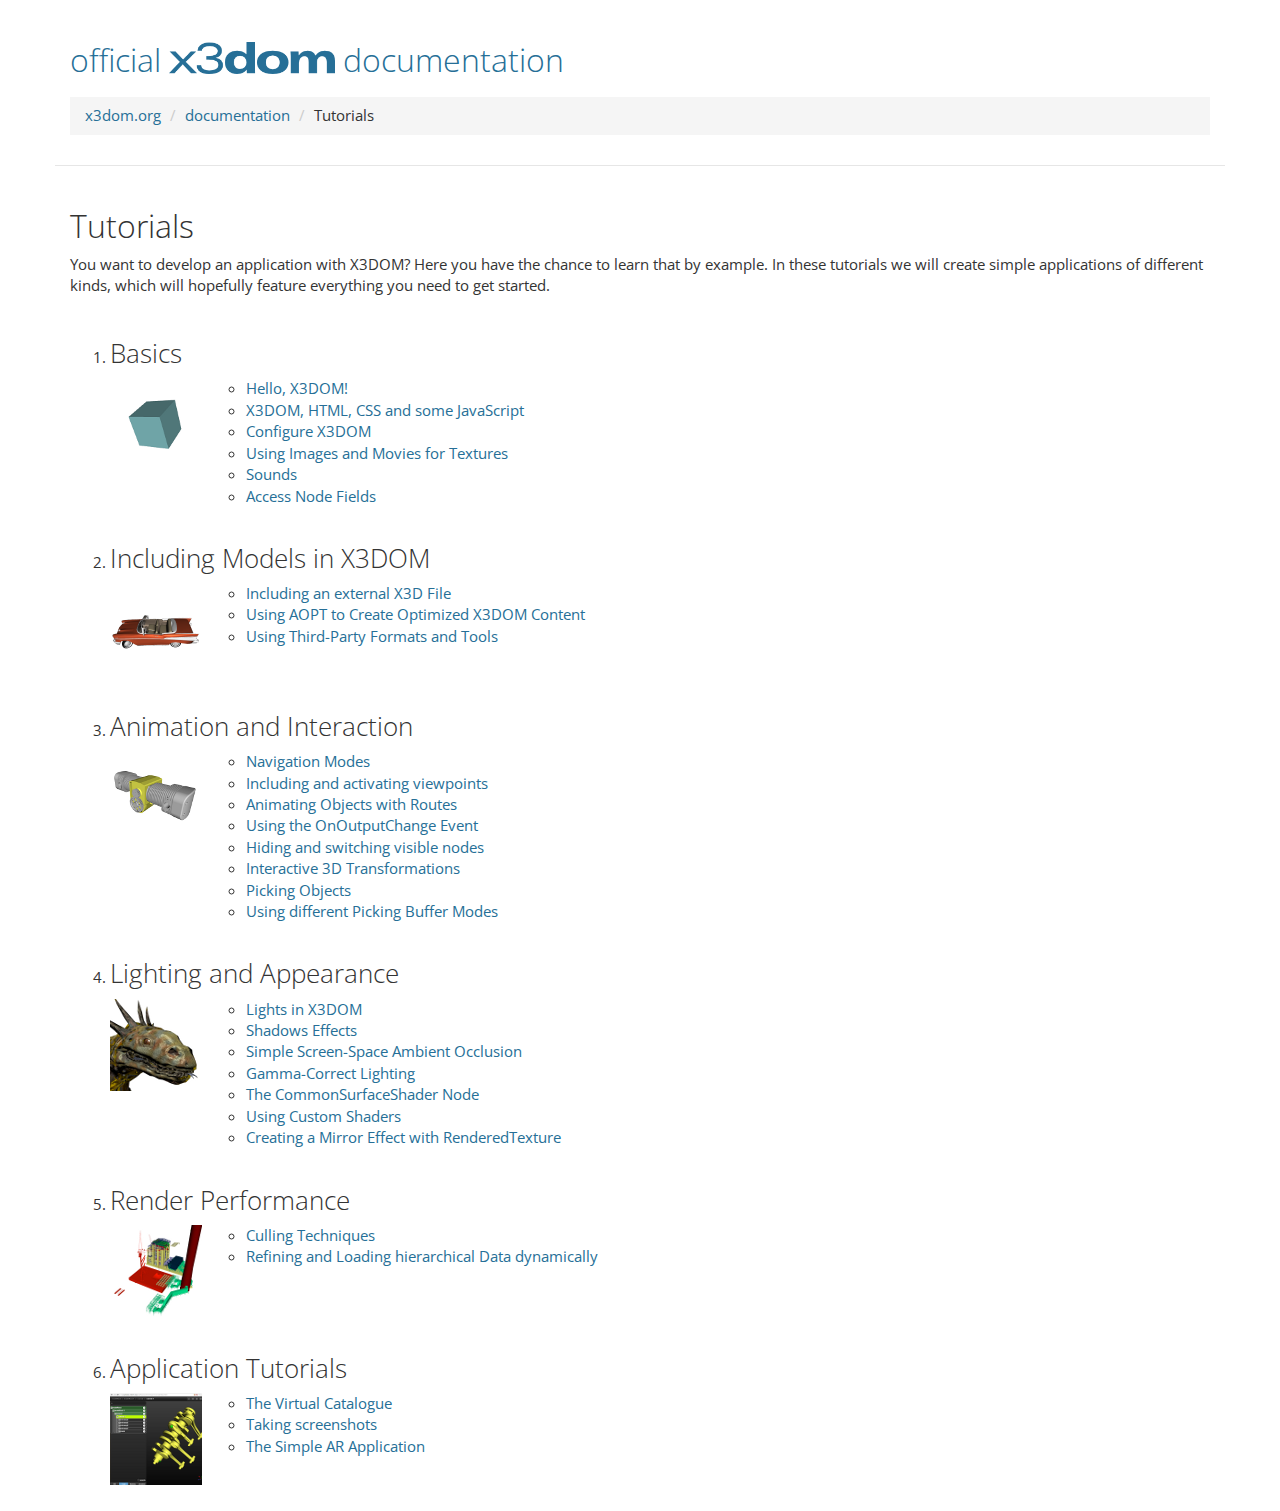
<file: 3dapp/lab/lab3/x3dom-1.8.3/doc/tutorials/index.html>
<!DOCTYPE html>
<html lang="en">
<head>
    <meta http-equiv="X-UA-Compatible" content="IE=edge"/>
    <meta charset="utf-8">
    <title>X3DOM Documentation: Tutorials</title>    
    <link type="text/css" rel="stylesheet" href="../static/styles/x3dom-docs-new.css">

    <style>
        .chapter-illustration {
            width: 92px;
            height: 92px;
            display: inline-block;
            vertical-align: top;
            margin-bottom: 16px;
        }

        .chapter-contents {
            display: inline-block;
            margin-bottom: 16px;
        }
    </style>
</head>

<body>

<div class="container page-header">
    <div class="row">
        <div class="col-xs-12">
            <h2 style="display:inline;color:#266F97">official <img src="../static/images/x3dom_logo_without_claim.png" style="height:1em;vertical-align:top;"> documentation</h2>
        </div>
    </div>

    <div class="row" style="margin-top:20px;">
        <div class="col-xs-12">
            <ol class="breadcrumb">
                <li><a href="http://x3dom.org">x3dom.org</a></li>
                <li><a href="../../index.html">documentation</a></li>
                <li>Tutorials</li>
            </ol>
        </div>
    </div>
</div>

<div class="container">

    <section>
       
            <h2>Tutorials</h2>
            You want to develop an application with X3DOM? Here you have the chance to learn that by example. In these tutorials we will create simple applications of different kinds, which will hopefully feature everything you need to get started.
            
            <br><br>
            
            <div>
                <ol>                    
                    <li>
                        <h3>Basics</h3>                          
                        <div class="chapter-illustration" style="background-image:url('Basics.png');">
                        </div>                      
                        <div class="chapter-contents">
                            <ul>
                                <li><a href="basics/hello/index.html">Hello, X3DOM!</a></li>
                                <li><a href="basics/htmlCSS/index.html">X3DOM, HTML, CSS and some JavaScript</a></li>
                                <li><a href="basics/runtimeConfiguration/index.html">Configure X3DOM</a></li>
                                <li><a href="basics/imagesMovies/index.html">Using Images and Movies for Textures</a></li>
								<li><a href="basics/sound/index.html">Sounds</a></li>
								<li><a href="basics/fields/index.html">Access Node Fields</a></li>
                            </ul>
                        </div>
                    </li>
                    
                    <li style="clear:left">
                        <h3>Including Models in X3DOM</h3>
                        <div class="chapter-illustration" style="background-image:url('Models.png');">
                        </div>                      
                        <div class="chapter-contents">
                            <ul>
                                <li><a href="models/inline/index.html">Including an external X3D File</a></li>
                                <li><a href="models/aopt/index.html">Using AOPT to Create Optimized X3DOM Content</a></li>
                                <li><a href="models/thirdParty/index.html">Using Third-Party Formats and Tools</a></li>
                            </ul>
                        </div>
                    </li>
                       
                    <li style="clear:both;">
                        <h3>Animation and Interaction</h3>
                        <div class="chapter-illustration" style="background-image:url('Picking.png');">
                        </div>                      
                        <div class="chapter-contents">
                            <ul>
                                <li><a href="animationInteraction/navigation/index.html">Navigation Modes</a></li>       
								<li><a href="animationInteraction/viewpoint/index.html"> Including and activating viewpoints</a></li>
                                <li><a href="animationInteraction/animate/index.html">Animating Objects with Routes</a></li>                
                                <li><a href="animationInteraction/onoutputchange/index.html">Using the OnOutputChange Event</a></li>
                                <li><a href="animationInteraction/switch/index.html">Hiding and switching visible nodes</a></li>
								<li><a href="animationInteraction/transformations/index.html">Interactive 3D Transformations</a></li>
                                <li><a href="animationInteraction/picking/index.html">Picking Objects</a></li>                        
                                <li><a href="animationInteraction/pickingBuffer/index.html">Using different Picking Buffer Modes</a></li>                        
                            </ul>
                        </div>
                    </li>
                    
                    <li style="clear:both;">
                        <h3>Lighting and Appearance</h3>
                        <div class="chapter-illustration" style="background-image:url('Shading.png');">
                        </div>                      
                        <div class="chapter-contents">
                            <ul>
                                <li><a href="lighting/lights/index.html">Lights in X3DOM</a></li>
                                <li><a href="lighting/shadows/index.html">Shadows Effects</a></li>                                
                                <li><a href="lighting/ssao/index.html">Simple Screen-Space Ambient Occlusion</a></li>                                
                                <li><a href="lighting/gamma/index.html">Gamma-Correct Lighting</a></li>
                                <li><a href="lighting/commonSurfaceShaderNode/index.html">The CommonSurfaceShader Node</a></li>
                                <li><a href="lighting/customShader/index.html">Using Custom Shaders</a></li>
                                <li><a href="lighting/mirror/index.html">Creating a Mirror Effect with RenderedTexture</a></li>
                            </ul>
                        </div>
                    </li>
                     
                    <li style="clear:both;">
                        <h3>Render Performance</h3>
                        <div class="chapter-illustration" style="background-image:url('LargeModel.png');">
                        </div>                      
                        <div class="chapter-contents">
                            <ul>                
                                <li><a href="largeModels/culling/index.html">Culling Techniques</a></li>
                                <!--li><a href="largeModels/largeDataSets/index.html">Loading and Rendering Large Regular Data Sets</a></li-->
								<li><a href="largeModels/BVHRefiner/index.html">Refining and Loading hierarchical Data dynamically</a> 
                            </ul>
                        </div>
                    </li>
                        
                    <li style="clear:both;">
                        <h3>Application Tutorials</h3>
                        <div class="chapter-illustration" style="background-image:url('Application.png');">
                        </div>                      
                        <div class="chapter-contents">
                            <ul>
                                <li><a href="applicationTutorials/virtualCatalogue/index.html">The Virtual Catalogue</a></li>
                                <li><a href="applicationTutorials/screenshot/index.html">Taking screenshots</a></li>
                                <li><a href="applicationTutorials/simpleAR/index.html">The Simple AR Application</a></li>
                            </ul>
                        </div>
                    </li>
                
                </ol>
            </div>
            
    </section>

</div>


</body>
</html>
</file>
<file: 3dapp/lab/lab3/css/maintext.css>
/* Method to declare your own fonts */
@font-face {
    font-family: cocaColaFont;
    src: url(assets/fonts/LOKICOLA.TTF);
}

@font-face {
    font-family: OpenSans;
    src: url(assets/fonts/OpenSans-Regular.ttf);
}

@font-face {
    font-family: Oswald;
    src: url(assets/fonts/oswald.regular.ttf);
}

/* X-Small devices (portrait phones, less than 576px)
   No media query for `xs` since this is the default in Bootstrap
*/

body {
    background-color: rgb(239, 252, 255);
}

.main_contents {
    margin-top: 10px;
    margin-bottom: 10px;
    /* Used to show where this block element is located on the page, 
    always a good idea to be abole to switch a border on and off */
    /* border: 1px solid rgb(39, 36, 36); */
}

/* Some simple CSS rules for styling p, h1 to h6, etc. in the main contents container */
p {
    font-family: 'OpenSans', sans-serif;
}

h1, h2, h3, h4, h5, h6 {
    font-family: 'Oswald', sans-serif;
    /*font-family: cocaColaFont;*/
}

/* CSS rules for the main_text IDs */
#main_3d_image {
    background-image: url(assets/images/main_3D.jpg);
    background-repeat: no-repeat;
    background-size: cover;
    /* The div block for the main_3d_image has no vertical size, 
    so we need a height to see the background image */
    height: 200px;
    /* border: 1px solid rgb(39, 36, 36); */
}
#main_text {
    float: left;
    margin: 5%;
    width: 90%;
    display: block;
    background-color: rgba(255,255,255,0.8);
    padding: 10px;
    border-radius: 5px;
}
#main_text h2 {
    color: rgba(0,102,153,1);
    font-size: 20px;
    margin-top: 0px;
    margin-bottom: 5px;
}
#main_text h3 {
    font-size: 15px;
    margin-top: 5px;
    margin-bottom: 5px;
}
#main_text p {
    font-size: 12px;
    margin: 0px;
    line-height: 1.2;
}

.card {
    border: 1px solid rgba(0, 0, 0, 0.125);
    /* border-radius: .25rem;*/
    margin-top: 10px;
    margin-bottom: 10px;
    background-color: rgb(239, 252, 255);
 }

 .card-text {
    font-size: 13px;
 }

  /* CSS rule to style the mobile logo */
.logo {
    margin-top: 3px;
    }
    
    .logo h1 {
    font-family: cocaColaFont; /* You don't need to repeat this for each media query as it is propagated */
    font-size: 31px;
    margin: 0;
    margin-top: -10px;
    margin-bottom: -15px;
    float: left;
    padding-top: 0px;
    padding-left: 0px;
    padding-right: 2px;
    }
    
    .logo h2 {
    font-family: cocaColaFont;
    font-size: 31px;
    margin-top: -6px;
    margin-bottom: -15px;
    padding-top: 0px;
    padding-left: 0px;
    padding-right: 3px;
    float: left;
    }
    
    .logo h3 {
    font-size: 18px;
    margin-top: 0px;
    margin-bottom: -5px;
    padding-top: 0px;
    padding-left: 0px;
    float: left;
    }
    
    .logo p {
    font-size: 7px; /* You may have to tweak this to get a good fit */
    margin-top: 22px; /* You may have to tweak this to get a good fit */
    margin-bottom: 0px;
    padding-top: 0px;
    padding-left: 3px;
    }

    /* New CSS rules to better position the navbar and increase its height, Bootstrap defaults tend to make your site look like a Bootstrap clone! 
    */

    /* CSS rule to overwrite the navbar background and border color — again, helps to stop your site looking like a Bootstrap clone! 
    */
    .navbar_coca_cola {
        background-color: #000000; /* Set navbar background color */
        /* border-color: yellow; Sets the navbar border color */
        /* border-style: solid; */
        border-width: 0px;
        min-height: 70px;
    }

    /* CSS rule to overwrite the navbar-brand font color
    */
    .navbar_coca_cola .navbar-brand {
        color: rgb(245, 235, 235);
    }

    /* CSS rule to overwrite the navbar-brand font hover color
    */
    .navbar_coca_cola .navbar-brand:hover {
        color: green;
    }

    /* NAVIGATION MENU
    */

    /* CSS rules to overwrite the position of the Bootstrap menu. These are derived from the Bootstrapbay Bootstrap Tutorial Part 11 — CSS Modifications to Navbar and Buttons shows how to do this using Bootstrap 3, the principles should be the same: https://www.youtube.com/watch?v=7v2yC3GyDHU  

    There is plenty more styling to do than indicated here, in mobile it still defaults to Bootstrap CSS on dropdown!
    */
    .navbar_coca_cola .navbar-nav > li > a {
        color: white;  
    }

    /* CSS rule to overwrite the bootstrap.css text hover color on the navbar
    */
    .navbar_coca_cola .navbar-nav > li > a:hover, 
    .navbar_coca_cola .navbar-nav > li > a:focus {
        color: green;  
    }

    .navbar_coca_cola .navbar-nav .nav-item {
        margin-top: 0px;
    }

    /* CSS rule to overwrite the bootstrap.css rules for setting the active font color and background colour
    */
    .navbar_coca_cola .navbar-nav .nav-item > .active, 
    .navbar_coca_cola .navbar-nav > .active > a:hover, 
    .navbar_coca_cola .navbar-nav > .active > a:focus {
        color:  #000000; /* Font color for active font */
        background-color: rgb(239, 252, 255);
    }

    /* A set of CSS rules to change the Bootstrap defaults for the menu link text color, hover, background, focus
    */
        
    /* CSS rule to overwrite the bootstrap.css text hover color on the navbar
    */
    .navbar_coca_cola .navbar-nav > li > a:hover, 
    .navbar_coca_cola  .navbar-nav > li > a:focus {
        color: green;  
    }

    /* These next two CSS rules control the style of the icon bar */
    .navbar_coca_cola .navbar-toggler {
        border-color: white;
    }

    .navbar_coca_cola  .navbar-toggler-icon {
        background-image: url("data:image/svg+xml;charset=utf8,%3Csvg viewBox='0 0 32 32' xmlns='http://www.w3.org/2000/svg'%3E%3Cpath stroke='rgba(0, 255, 0, 1.0)' stroke-width='2' stroke-linecap='round' stroke-miterlimit='10' d='M4 8h24M4 16h24M4 24h24'/%3E%3C/svg%3E");
    }

    .navbar_coca_cola .navbar-toggler {
        outline: none !important;
    }

    /* Let's style the dropdown menu
    */

    .dropdown-menu {
        text-align: -webkit-left;
        background-color: #b6e7f3;
        margin-top: 20px; /* Experiment to move the dropdown menu down */
    }

    .dropdown-menu .dropdown-item {
        color: #eb0025;
    }

    .dropdown-menu .dropdown-item:hover {
        color: #030303;
        background-color: #e98074;
    }

    /* CSS rule to style the footer */
    .footer {
        background-color: #760003; /* Set navbar footer background color same as header */
        height: 50px;
    }

    /* Footer information CSS rules */
    .footerInfo {
        margin-top: 0px;
    }
    
    .footerInfo .navbar-text {
        display: none;
    }

    .footerInfo .navbar-text > p {
        margin: 0px;
        Padding: 0px;
        color: rgb(255, 255, 255);
        font-size: 8px;
        text-decoration: none;
    }

    /* Copyright CSS rules */
    .copyright > p {
        color: rgb(255, 255, 255);
        margin: 5px;
        padding-top: 0px;
        width: 100%;
        font-size: 10px;
    }

    /* Social media icons CSS rules*/
    .social {
        margin: 0px;
        padding: 0px;
        width: 30%;   
    }

    .social > a {
        font-size: 8px;  
    }

    .social > p {
        color: rgb(255, 255, 255);
        font-size: 8px;
        text-decoration: none;
    }

    /* CSS rules for the social media font awesome iocns */

    .fa-twitter-square:before {
        content: "\f081";
        color: green;
        font-size: 1em;
    }

    .fa-github-square:before {
        content: "\f092"; 
        color: yellow;
        font-size: 1em;
    }

    .fa-google-plus-square:before {
        content: "\f0d4"; 
        color: blue;
        font-size: 1em;
    }

    .fa-facebook-square:before {
        content: "\f082";
        color: red;
        font-size: 1em; 
    }

/* Small devices (landscape phones, 576px and up)*/
@media (min-width: 576px) { 
    body {
        background-color: rgb(202, 181, 181);
    }
    
    #main_3d_image {
        height: 288px;
    }

    #main_text {
        float: left;
        margin-top: 7%;
    }

    .card {
        border: 0px solid rgba(0,0,0,.125);
        /* border-radius: .25rem;*/
        margin-top: 10px;
        margin-bottom: 10px;
        background-color: rgb(202, 181, 181);
    }

    .navbar_coca_cola {
        min-height: 90px;
    }

    /* Footer information CSS rules */
    .footer {
        background-color: #4776cc; /* Set navbar footer background color same as header */
        height: 60px;
    }

    .footerInfo {
        margin-top: 10px;
    }
    
    .footerInfo .navbar-text {
        display: inline;
    }

    .footerInfo .navbar-text > p {
        color: rgb(255, 255, 255);
        font-size: 10px;
    }

    /* Copyright CSS rules */
    .copyright > p {
        color: rgb(255, 255, 255);
        font-size: 12px;
    }

    /* Social media icons CSS rules*/
    .social {
        padding: 5px;
    }

    .social > a {
        font-size: 12px;  
    }

    .social > p {
        font-size: 12px;
    }

    /* CSS rules for the social media font awesome iocns */
    .fa-twitter-square:before {
        color: rgb(216, 204, 37);
    }

    .fa-github-square:before {
        color: rgb(63, 61, 223);
    }

    .fa-google-plus-square:before {
        color: rgb(218, 37, 52);
    }

    .fa-facebook-square:before {
        color: rgb(38, 161, 55);
    }

}

/* Medium devices (tablets, 768px and up) */
@media (min-width: 768px) { 
    
    body {
        background-color: rgb(218, 216, 148);
    }
    
    #main_3d_image {
        height: 363px;
    }

    #main_text {
        float: left;
        margin-top: 7%;
    }

    #main_text h2 {
        color: crimson;
        font-size: 30px;
    }
    
    #main_text h3 {
        color: darkcyan;
        font-size:22px;
    }
    
    #main_text p {
        font-size: 15px;
    }

    .card {
        border: 0px solid rgba(0,0,0,.125);
        /* border-radius: .25rem;*/
        margin-top: 10px;
        margin-bottom: 10px;
        background-color: rgb(218, 216, 148);
    }

    /* ++++++++++++++++++++++++++LOGO+++++++++++++++++++++++*/
    
    /* CSS rule to style the mobile logo */

    .logo {
        margin-top: 3px;
    }

    .logo h1 {
        font-family: cocaColaFont; /* You don't need to repeat this for each media query as it is propogated */
        font-size: 41px;
        margin: 0;
        margin-top: 0px;
        margin-bottom: -15px;
        float: left;
        padding-top: 0px;
        padding-left: 0px;
        padding-right: 2px;
    }

    .logo h2 {
        font-family: cocaColaFont;
        font-size: 43px;
        margin-top: 5px;
        margin-bottom: -15px;
        padding-top: 0px;
        padding-left: 0px;
        padding-right: 3px;
        float: left;
    }

    .logo h3 {
        font-size: 31px;
        margin-top: 5px;
        margin-bottom: 3px;
        padding-top: 0px;
        padding-left: 0px;
        float: left;
    }

    .logo p {
        font-size: 10px;
        margin-top: 50px;
        margin-bottom: 0px;
        padding-top: 0px;
        padding-left: 8px;
    }

    .navbar_coca_cola {
        min-height: 90px;
    }

    /* Footer information CSS rules */
    .footer {
        background-color: #91df8f; /* Set navbar footer background color same as header */
        height: 70px;
    }

    .footerInfo {
        margin-top: 10px;
    }
    
    .footerInfo .navbar-text {
        display: inline;
    }

    .footerInfo .navbar-text > p {
        color: rgb(37, 8, 8);
        font-size: 12px;
    }

    /* Copyright CSS rules */
    .copyright > p {
        color: rgb(59, 15, 15);
        font-size: 16px;
    }

    /* Social media icons CSS rules*/
    .social {
        padding: 5px;
    }

    .social > a {
        font-size: 14px;  
    }

    .social > p {
        font-size: 14px;
    }

    /* CSS rules for the social media font awesome iocns */
    .fa-twitter-square:before {
        color: rgb(37, 144, 216);
    }

    .fa-github-square:before {
        color: rgb(13, 51, 5);
    }

    .fa-google-plus-square:before {
        color: rgb(247, 232, 23);
    }

    .fa-facebook-square:before {
        color: rgb(230, 8, 8);
    }

}

/* Large devices (desktops, 992px and up) */
@media (min-width: 992px) { 

    body {
        background-color: rgb(192, 224, 236);
    }
    
    #main_3d_image {
        height: 450px;
    }

    #main_text {
        float: left;
        margin-top: 7%;
    }

    #main_text h2 {
        color: rgb(143, 114, 120);
        font-size: 30px;
    }
    
    #main_text h3 {
        color: rgb(184, 32, 204);
        font-size:22px;
    }
    
    #main_text p {
        font-size: 15px;
    }

    .card {
        background-color: rgb(192, 224, 236);
    }

    /* Footer information CSS rules */
    .footer {
        background-color: #8fbfdf; /* Set navbar footer background color same as header */
    }

    .footerInfo .navbar-text > p {
        color: rgb(240, 14, 14);
    }

    /* Copyright CSS rules */
    .copyright > p {
        color: rgb(240, 14, 14);
    }

}

/* X-Large devices (large desktops, 1200px and up) */
@media (min-width: 1200px) { 
    #main_3d_image {
        height: 550px;
    }

    .footer {
        background-color: rgb(159, 182, 120); /* Set navbar footer background color same as header */
    }

    body {
        background-color: rgb(228, 240, 208);
    }

    .card {
        background-color: rgb(228, 240, 208);
    }

}

/* XX-Large devices (larger desktops, 1400px and up) */
@media (min-width: 1400px) { 
    #main_3d_image {
        height: 600px;
    }

    .footer {
        background-color: rgb(70, 97, 25); /* Set navbar footer background color same as header */
    }

    body {
        background-color: rgb(232, 236, 163);
    }

    .card {
        background-color: rgb(232, 236, 163);
    }

 }
</file>
<file: 3dapp/lab/lab3/x3dom-1.8.3/doc/static/styles/x3dom-docs-new.css>
@import url("//fonts.googleapis.com/css?family=Open+Sans:400italic,700italic,400,700");
/*!
 * Bootswatch v3.1.1+1
 * Homepage: http://bootswatch.com
 * Copyright 2012-2014 Thomas Park
 * Licensed under MIT
 * Based on Bootstrap
*/
/*! normalize.css v3.0.0 | MIT License | git.io/normalize */
html {
    font-family: sans-serif;
    -ms-text-size-adjust: 100%;
    -webkit-text-size-adjust: 100%;
}
body {
    margin: 0;
}
article,
aside,
details,
figcaption,
figure,
footer,
header,
hgroup,
main,
nav,
section,
summary {
    display: block;
}
audio,
canvas,
progress,
video {
    display: inline-block;
    vertical-align: baseline;
}
audio:not([controls]) {
    display: none;
    height: 0;
}
[hidden],
template {
    display: none;
}
a {
    background: transparent;
}
a:active,
a:hover {
    outline: 0;
}
abbr[title] {
    border-bottom: 1px dotted;
}
b,
strong {
    font-weight: bold;
}
dfn {
    font-style: italic;
}
h1 {
    font-size: 2em;
    margin: 0.67em 0;
}
mark {
    background: #ff0;
    color: #000;
}
small {
    font-size: 80%;
}
sub,
sup {
    font-size: 75%;
    line-height: 0;
    position: relative;
    vertical-align: baseline;
}
sup {
    top: -0.5em;
}
sub {
    bottom: -0.25em;
}
img {
    border: 0;
}
svg:not(:root) {
    overflow: hidden;
}
figure {
    margin: 1em 40px;
}
hr {
    -moz-box-sizing: content-box;
    box-sizing: content-box;
    height: 0;
}
pre {
    overflow: auto;
}
code,
kbd,
pre,
samp {
    font-family: monospace, monospace;
    font-size: 1em;
}
button,
input,
optgroup,
select,
textarea {
    color: inherit;
    font: inherit;
    margin: 0;
}
button {
    overflow: visible;
}
button,
select {
    text-transform: none;
}
button,
html input[type="button"],
input[type="reset"],
input[type="submit"] {
    -webkit-appearance: button;
    cursor: pointer;
}
button[disabled],
html input[disabled] {
    cursor: default;
}
button::-moz-focus-inner,
input::-moz-focus-inner {
    border: 0;
    padding: 0;
}
input {
    line-height: normal;
}
input[type="checkbox"],
input[type="radio"] {
    box-sizing: border-box;
    padding: 0;
}
input[type="number"]::-webkit-inner-spin-button,
input[type="number"]::-webkit-outer-spin-button {
    height: auto;
}
input[type="search"] {
    -webkit-appearance: textfield;
    -moz-box-sizing: content-box;
    -webkit-box-sizing: content-box;
    box-sizing: content-box;
}
input[type="search"]::-webkit-search-cancel-button,
input[type="search"]::-webkit-search-decoration {
    -webkit-appearance: none;
}
fieldset {
    border: 1px solid #c0c0c0;
    margin: 0 2px;
    padding: 0.35em 0.625em 0.75em;
}
legend {
    border: 0;
    padding: 0;
}
textarea {
    overflow: auto;
}
optgroup {
    font-weight: bold;
}
table {
    border-collapse: collapse;
    border-spacing: 0;
}
td,
th {
    padding: 0;
}
@media print {
    * {
        text-shadow: none !important;
        color: #000 !important;
        background: transparent !important;
        box-shadow: none !important;
    }
    a,
    a:visited {
        text-decoration: underline;
    }
    a[href]:after {
        content: " (" attr(href) ")";
    }
    abbr[title]:after {
        content: " (" attr(title) ")";
    }
    a[href^="javascript:"]:after,
    a[href^="#"]:after {
        content: "";
    }
    pre,
    blockquote {
        border: 1px solid #999;
        page-break-inside: avoid;
    }
    thead {
        display: table-header-group;
    }
    tr,
    img {
        page-break-inside: avoid;
    }
    img {
        max-width: 100% !important;
    }
    p,
    h2,
    h3 {
        orphans: 3;
        widows: 3;
    }
    h2,
    h3 {
        page-break-after: avoid;
    }
    select {
        background: #fff !important;
    }
    .navbar {
        display: none;
    }
    .table td,
    .table th {
        background-color: #fff !important;
    }
    .btn > .caret,
    .dropup > .btn > .caret {
        border-top-color: #000 !important;
    }
    .label {
        border: 1px solid #000;
    }
    .table {
        border-collapse: collapse !important;
    }
    .table-bordered th,
    .table-bordered td {
        border: 1px solid #ddd !important;
    }
}
* {
    -webkit-box-sizing: border-box;
    -moz-box-sizing: border-box;
    box-sizing: border-box;
}
*:before,
*:after {
    -webkit-box-sizing: border-box;
    -moz-box-sizing: border-box;
    box-sizing: border-box;
}
html {
    font-size: 62.5%;
    -webkit-tap-highlight-color: rgba(0, 0, 0, 0);
}
body {
    font-family: "Open Sans", Calibri, Candara, Arial, sans-serif;
    font-size: 15px;
    line-height: 1.42857143;
    color: #333333;
    background-color: #ffffff;
}
input,
button,
select,
textarea {
    font-family: inherit;
    font-size: inherit;
    line-height: inherit;
}
a {
    color: #266F97;
    text-decoration: none;
}
a:hover,
a:focus {
    color: #266F97;
    text-decoration: underline;
}
a:focus {
    outline: thin dotted;
    outline: 5px auto -webkit-focus-ring-color;
    outline-offset: -2px;
}
figure {
    margin: 0;
}
img {
    vertical-align: middle;
}
.img-responsive,
.thumbnail > img,
.thumbnail a > img,
.carousel-inner > .item > img,
.carousel-inner > .item > a > img {
    display: block;
    max-width: 100%;
    height: auto;
}
.img-rounded {
    border-radius: 0;
}
.img-thumbnail {
    padding: 4px;
    line-height: 1.42857143;
    background-color: #ffffff;
    border: 1px solid #dddddd;
    border-radius: 0;
    -webkit-transition: all 0.2s ease-in-out;
    transition: all 0.2s ease-in-out;
    display: inline-block;
    max-width: 100%;
    height: auto;
}
.img-circle {
    border-radius: 50%;
}
hr {
    margin-top: 21px;
    margin-bottom: 21px;
    border: 0;
    border-top: 1px solid #e6e6e6;
}
.sr-only {
    position: absolute;
    width: 1px;
    height: 1px;
    margin: -1px;
    padding: 0;
    overflow: hidden;
    clip: rect(0, 0, 0, 0);
    border: 0;
}
h1,
h2,
h3,
h4,
h5,
h6,
.h1,
.h2,
.h3,
.h4,
.h5,
.h6 {
    font-family: "Open Sans", Calibri, Candara, Arial, sans-serif;
    font-weight: 300;
    line-height: 1.1;
    color: inherit;
}
h1 small,
h2 small,
h3 small,
h4 small,
h5 small,
h6 small,
.h1 small,
.h2 small,
.h3 small,
.h4 small,
.h5 small,
.h6 small,
h1 .small,
h2 .small,
h3 .small,
h4 .small,
h5 .small,
h6 .small,
.h1 .small,
.h2 .small,
.h3 .small,
.h4 .small,
.h5 .small,
.h6 .small {
    font-weight: normal;
    line-height: 1;
    color: #999999;
}
h1,
.h1,
h2,
.h2,
h3,
.h3 {
    margin-top: 21px;
    margin-bottom: 10.5px;
}
h1 small,
.h1 small,
h2 small,
.h2 small,
h3 small,
.h3 small,
h1 .small,
.h1 .small,
h2 .small,
.h2 .small,
h3 .small,
.h3 .small {
    font-size: 65%;
}
h4,
.h4,
h5,
.h5,
h6,
.h6 {
    margin-top: 10.5px;
    margin-bottom: 10.5px;
}
h4 small,
.h4 small,
h5 small,
.h5 small,
h6 small,
.h6 small,
h4 .small,
.h4 .small,
h5 .small,
.h5 .small,
h6 .small,
.h6 .small {
    font-size: 75%;
}
h1,
.h1 {
    font-size: 39px;
}
h2,
.h2 {
    font-size: 32px;
}
h3,
.h3 {
    font-size: 26px;
}
h4,
.h4 {
    font-size: 19px;
}
h5,
.h5 {
    font-size: 15px;
}
h6,
.h6 {
    font-size: 13px;
}
p {
    margin: 0 0 10.5px;
}
.lead {
    margin-bottom: 21px;
    font-size: 17px;
    font-weight: 200;
    line-height: 1.4;
}
@media (min-width: 768px) {
    .lead {
        font-size: 22.5px;
    }
}
small,
.small {
    font-size: 85%;
}
cite {
    font-style: normal;
}
.text-left {
    text-align: left;
}
.text-right {
    text-align: right;
}
.text-center {
    text-align: center;
}
.text-justify {
    text-align: justify;
}
.text-muted {
    color: #999999;
}
.text-primary {
    color: #266F97;
}
a.text-primary:hover {
    color: #FF0F43;
}
.text-success {
    color: #ffffff;
}
a.text-success:hover {
    color: #e6e6e6;
}
.text-info {
    color: #ffffff;
}
a.text-info:hover {
    color: #e6e6e6;
}
.text-warning {
    color: #ffffff;
}
a.text-warning:hover {
    color: #e6e6e6;
}
.text-danger {
    color: #ffffff;
}
a.text-danger:hover {
    color: #e6e6e6;
}
.bg-primary {
    color: #fff;
    background-color: #266F97;
}
a.bg-primary:hover {
    background-color: #FF0F43;
}
.bg-success {
    background-color: #3fb618;
}
a.bg-success:hover {
    background-color: #2f8912;
}
.bg-info {
    background-color: #9954bb;
}
a.bg-info:hover {
    background-color: #7e3f9d;
}
.bg-warning {
    background-color: #ff7518;
}
a.bg-warning:hover {
    background-color: #e45c00;
}
.bg-danger {
    background-color: #ff0039;
}
a.bg-danger:hover {
    background-color: #cc002e;
}
.page-header {
    padding-bottom: 9.5px;
    margin: 42px 0 21px;
    border-bottom: 1px solid #e6e6e6;
}
ul,
ol {
    margin-top: 0;
    margin-bottom: 10.5px;
}
ul ul,
ol ul,
ul ol,
ol ol {
    margin-bottom: 0;
}
.list-unstyled {
    padding-left: 0;
    list-style: none;
}
.list-inline {
    padding-left: 0;
    list-style: none;
    margin-left: -5px;
}
.list-inline > li {
    display: inline-block;
    padding-left: 5px;
    padding-right: 5px;
}
dl {
    margin-top: 0;
    margin-bottom: 21px;
}
dt,
dd {
    line-height: 1.42857143;
}
dt {
    font-weight: bold;
}
dd {
    margin-left: 0;
}
@media (min-width: 768px) {
    .dl-horizontal dt {
        float: left;
        width: 160px;
        clear: left;
        text-align: right;
        overflow: hidden;
        text-overflow: ellipsis;
        white-space: nowrap;
    }
    .dl-horizontal dd {
        margin-left: 180px;
    }
}
abbr[title],
abbr[data-original-title] {
    cursor: help;
    border-bottom: 1px dotted #999999;
}
.initialism {
    font-size: 90%;
    text-transform: uppercase;
}
blockquote {
    padding: 10.5px 21px;
    margin: 0 0 21px;
    font-size: 18.75px;
    border-left: 5px solid #e6e6e6;
}
blockquote p:last-child,
blockquote ul:last-child,
blockquote ol:last-child {
    margin-bottom: 0;
}
blockquote footer,
blockquote small,
blockquote .small {
    display: block;
    font-size: 80%;
    line-height: 1.42857143;
    color: #999999;
}
blockquote footer:before,
blockquote small:before,
blockquote .small:before {
    content: '\2014 \00A0';
}
.blockquote-reverse,
blockquote.pull-right {
    padding-right: 15px;
    padding-left: 0;
    border-right: 5px solid #e6e6e6;
    border-left: 0;
    text-align: right;
}
.blockquote-reverse footer:before,
blockquote.pull-right footer:before,
.blockquote-reverse small:before,
blockquote.pull-right small:before,
.blockquote-reverse .small:before,
blockquote.pull-right .small:before {
    content: '';
}
.blockquote-reverse footer:after,
blockquote.pull-right footer:after,
.blockquote-reverse small:after,
blockquote.pull-right small:after,
.blockquote-reverse .small:after,
blockquote.pull-right .small:after {
    content: '\00A0 \2014';
}
blockquote:before,
blockquote:after {
    content: "";
}
address {
    margin-bottom: 21px;
    font-style: normal;
    line-height: 1.42857143;
}
code,
kbd,
pre,
samp {
    font-family: Menlo, Monaco, Consolas, "Courier New", monospace;
}
code {
    padding: 2px 4px;
    font-size: 90%;
    color: #c7254e;
    background-color: #f9f2f4;
    white-space: normal;
    border-radius: 0;
}
kbd {
    padding: 2px 4px;
    font-size: 90%;
    color: #ffffff;
    background-color: #333333;
    border-radius: 0;
    box-shadow: inset 0 -1px 0 rgba(0, 0, 0, 0.25);
}
pre {
    display: block;
    padding: 10px;
    margin: 0 0 10.5px;
    font-size: 14px;
    line-height: 1.42857143;
    word-break: break-all;
    word-wrap: break-word;
    color: #333333;
    background-color: #f5f5f5;
    border: 1px solid #cccccc;
    border-radius: 0;
}
pre code {
    padding: 0;
    font-size: inherit;
    color: inherit;
    white-space: pre-wrap;
    background-color: transparent;
    border-radius: 0;
}
.pre-scrollable {
    max-height: 340px;
    overflow-y: scroll;
}
.container {
    margin-right: auto;
    margin-left: auto;
    padding-left: 15px;
    padding-right: 15px;
}
@media (min-width: 768px) {
    .container {
        width: 750px;
    }
}
@media (min-width: 992px) {
    .container {
        width: 970px;
    }
}
@media (min-width: 1200px) {
    .container {
        width: 1170px;
    }
}
.container-fluid {
    margin-right: auto;
    margin-left: auto;
    padding-left: 15px;
    padding-right: 15px;
}
.row {
    margin-left: -15px;
    margin-right: -15px;
}
.col-xs-1, .col-sm-1, .col-md-1, .col-lg-1, .col-xs-2, .col-sm-2, .col-md-2, .col-lg-2, .col-xs-3, .col-sm-3, .col-md-3, .col-lg-3, .col-xs-4, .col-sm-4, .col-md-4, .col-lg-4, .col-xs-5, .col-sm-5, .col-md-5, .col-lg-5, .col-xs-6, .col-sm-6, .col-md-6, .col-lg-6, .col-xs-7, .col-sm-7, .col-md-7, .col-lg-7, .col-xs-8, .col-sm-8, .col-md-8, .col-lg-8, .col-xs-9, .col-sm-9, .col-md-9, .col-lg-9, .col-xs-10, .col-sm-10, .col-md-10, .col-lg-10, .col-xs-11, .col-sm-11, .col-md-11, .col-lg-11, .col-xs-12, .col-sm-12, .col-md-12, .col-lg-12 {
    position: relative;
    min-height: 1px;
    padding-left: 15px;
    padding-right: 15px;
}
.col-xs-1, .col-xs-2, .col-xs-3, .col-xs-4, .col-xs-5, .col-xs-6, .col-xs-7, .col-xs-8, .col-xs-9, .col-xs-10, .col-xs-11, .col-xs-12 {
    float: left;
}
.col-xs-12 {
    width: 100%;
}
.col-xs-11 {
    width: 91.66666667%;
}
.col-xs-10 {
    width: 83.33333333%;
}
.col-xs-9 {
    width: 75%;
}
.col-xs-8 {
    width: 66.66666667%;
}
.col-xs-7 {
    width: 58.33333333%;
}
.col-xs-6 {
    width: 50%;
}
.col-xs-5 {
    width: 41.66666667%;
}
.col-xs-4 {
    width: 33.33333333%;
}
.col-xs-3 {
    width: 25%;
}
.col-xs-2 {
    width: 16.66666667%;
}
.col-xs-1 {
    width: 8.33333333%;
}
.col-xs-pull-12 {
    right: 100%;
}
.col-xs-pull-11 {
    right: 91.66666667%;
}
.col-xs-pull-10 {
    right: 83.33333333%;
}
.col-xs-pull-9 {
    right: 75%;
}
.col-xs-pull-8 {
    right: 66.66666667%;
}
.col-xs-pull-7 {
    right: 58.33333333%;
}
.col-xs-pull-6 {
    right: 50%;
}
.col-xs-pull-5 {
    right: 41.66666667%;
}
.col-xs-pull-4 {
    right: 33.33333333%;
}
.col-xs-pull-3 {
    right: 25%;
}
.col-xs-pull-2 {
    right: 16.66666667%;
}
.col-xs-pull-1 {
    right: 8.33333333%;
}
.col-xs-pull-0 {
    right: 0%;
}
.col-xs-push-12 {
    left: 100%;
}
.col-xs-push-11 {
    left: 91.66666667%;
}
.col-xs-push-10 {
    left: 83.33333333%;
}
.col-xs-push-9 {
    left: 75%;
}
.col-xs-push-8 {
    left: 66.66666667%;
}
.col-xs-push-7 {
    left: 58.33333333%;
}
.col-xs-push-6 {
    left: 50%;
}
.col-xs-push-5 {
    left: 41.66666667%;
}
.col-xs-push-4 {
    left: 33.33333333%;
}
.col-xs-push-3 {
    left: 25%;
}
.col-xs-push-2 {
    left: 16.66666667%;
}
.col-xs-push-1 {
    left: 8.33333333%;
}
.col-xs-push-0 {
    left: 0%;
}
.col-xs-offset-12 {
    margin-left: 100%;
}
.col-xs-offset-11 {
    margin-left: 91.66666667%;
}
.col-xs-offset-10 {
    margin-left: 83.33333333%;
}
.col-xs-offset-9 {
    margin-left: 75%;
}
.col-xs-offset-8 {
    margin-left: 66.66666667%;
}
.col-xs-offset-7 {
    margin-left: 58.33333333%;
}
.col-xs-offset-6 {
    margin-left: 50%;
}
.col-xs-offset-5 {
    margin-left: 41.66666667%;
}
.col-xs-offset-4 {
    margin-left: 33.33333333%;
}
.col-xs-offset-3 {
    margin-left: 25%;
}
.col-xs-offset-2 {
    margin-left: 16.66666667%;
}
.col-xs-offset-1 {
    margin-left: 8.33333333%;
}
.col-xs-offset-0 {
    margin-left: 0%;
}
@media (min-width: 768px) {
    .col-sm-1, .col-sm-2, .col-sm-3, .col-sm-4, .col-sm-5, .col-sm-6, .col-sm-7, .col-sm-8, .col-sm-9, .col-sm-10, .col-sm-11, .col-sm-12 {
        float: left;
    }
    .col-sm-12 {
        width: 100%;
    }
    .col-sm-11 {
        width: 91.66666667%;
    }
    .col-sm-10 {
        width: 83.33333333%;
    }
    .col-sm-9 {
        width: 75%;
    }
    .col-sm-8 {
        width: 66.66666667%;
    }
    .col-sm-7 {
        width: 58.33333333%;
    }
    .col-sm-6 {
        width: 50%;
    }
    .col-sm-5 {
        width: 41.66666667%;
    }
    .col-sm-4 {
        width: 33.33333333%;
    }
    .col-sm-3 {
        width: 25%;
    }
    .col-sm-2 {
        width: 16.66666667%;
    }
    .col-sm-1 {
        width: 8.33333333%;
    }
    .col-sm-pull-12 {
        right: 100%;
    }
    .col-sm-pull-11 {
        right: 91.66666667%;
    }
    .col-sm-pull-10 {
        right: 83.33333333%;
    }
    .col-sm-pull-9 {
        right: 75%;
    }
    .col-sm-pull-8 {
        right: 66.66666667%;
    }
    .col-sm-pull-7 {
        right: 58.33333333%;
    }
    .col-sm-pull-6 {
        right: 50%;
    }
    .col-sm-pull-5 {
        right: 41.66666667%;
    }
    .col-sm-pull-4 {
        right: 33.33333333%;
    }
    .col-sm-pull-3 {
        right: 25%;
    }
    .col-sm-pull-2 {
        right: 16.66666667%;
    }
    .col-sm-pull-1 {
        right: 8.33333333%;
    }
    .col-sm-pull-0 {
        right: 0%;
    }
    .col-sm-push-12 {
        left: 100%;
    }
    .col-sm-push-11 {
        left: 91.66666667%;
    }
    .col-sm-push-10 {
        left: 83.33333333%;
    }
    .col-sm-push-9 {
        left: 75%;
    }
    .col-sm-push-8 {
        left: 66.66666667%;
    }
    .col-sm-push-7 {
        left: 58.33333333%;
    }
    .col-sm-push-6 {
        left: 50%;
    }
    .col-sm-push-5 {
        left: 41.66666667%;
    }
    .col-sm-push-4 {
        left: 33.33333333%;
    }
    .col-sm-push-3 {
        left: 25%;
    }
    .col-sm-push-2 {
        left: 16.66666667%;
    }
    .col-sm-push-1 {
        left: 8.33333333%;
    }
    .col-sm-push-0 {
        left: 0%;
    }
    .col-sm-offset-12 {
        margin-left: 100%;
    }
    .col-sm-offset-11 {
        margin-left: 91.66666667%;
    }
    .col-sm-offset-10 {
        margin-left: 83.33333333%;
    }
    .col-sm-offset-9 {
        margin-left: 75%;
    }
    .col-sm-offset-8 {
        margin-left: 66.66666667%;
    }
    .col-sm-offset-7 {
        margin-left: 58.33333333%;
    }
    .col-sm-offset-6 {
        margin-left: 50%;
    }
    .col-sm-offset-5 {
        margin-left: 41.66666667%;
    }
    .col-sm-offset-4 {
        margin-left: 33.33333333%;
    }
    .col-sm-offset-3 {
        margin-left: 25%;
    }
    .col-sm-offset-2 {
        margin-left: 16.66666667%;
    }
    .col-sm-offset-1 {
        margin-left: 8.33333333%;
    }
    .col-sm-offset-0 {
        margin-left: 0%;
    }
}
@media (min-width: 992px) {
    .col-md-1, .col-md-2, .col-md-3, .col-md-4, .col-md-5, .col-md-6, .col-md-7, .col-md-8, .col-md-9, .col-md-10, .col-md-11, .col-md-12 {
        float: left;
    }
    .col-md-12 {
        width: 100%;
    }
    .col-md-11 {
        width: 91.66666667%;
    }
    .col-md-10 {
        width: 83.33333333%;
    }
    .col-md-9 {
        width: 75%;
    }
    .col-md-8 {
        width: 66.66666667%;
    }
    .col-md-7 {
        width: 58.33333333%;
    }
    .col-md-6 {
        width: 50%;
    }
    .col-md-5 {
        width: 41.66666667%;
    }
    .col-md-4 {
        width: 33.33333333%;
    }
    .col-md-3 {
        width: 25%;
    }
    .col-md-2 {
        width: 16.66666667%;
    }
    .col-md-1 {
        width: 8.33333333%;
    }
    .col-md-pull-12 {
        right: 100%;
    }
    .col-md-pull-11 {
        right: 91.66666667%;
    }
    .col-md-pull-10 {
        right: 83.33333333%;
    }
    .col-md-pull-9 {
        right: 75%;
    }
    .col-md-pull-8 {
        right: 66.66666667%;
    }
    .col-md-pull-7 {
        right: 58.33333333%;
    }
    .col-md-pull-6 {
        right: 50%;
    }
    .col-md-pull-5 {
        right: 41.66666667%;
    }
    .col-md-pull-4 {
        right: 33.33333333%;
    }
    .col-md-pull-3 {
        right: 25%;
    }
    .col-md-pull-2 {
        right: 16.66666667%;
    }
    .col-md-pull-1 {
        right: 8.33333333%;
    }
    .col-md-pull-0 {
        right: 0%;
    }
    .col-md-push-12 {
        left: 100%;
    }
    .col-md-push-11 {
        left: 91.66666667%;
    }
    .col-md-push-10 {
        left: 83.33333333%;
    }
    .col-md-push-9 {
        left: 75%;
    }
    .col-md-push-8 {
        left: 66.66666667%;
    }
    .col-md-push-7 {
        left: 58.33333333%;
    }
    .col-md-push-6 {
        left: 50%;
    }
    .col-md-push-5 {
        left: 41.66666667%;
    }
    .col-md-push-4 {
        left: 33.33333333%;
    }
    .col-md-push-3 {
        left: 25%;
    }
    .col-md-push-2 {
        left: 16.66666667%;
    }
    .col-md-push-1 {
        left: 8.33333333%;
    }
    .col-md-push-0 {
        left: 0%;
    }
    .col-md-offset-12 {
        margin-left: 100%;
    }
    .col-md-offset-11 {
        margin-left: 91.66666667%;
    }
    .col-md-offset-10 {
        margin-left: 83.33333333%;
    }
    .col-md-offset-9 {
        margin-left: 75%;
    }
    .col-md-offset-8 {
        margin-left: 66.66666667%;
    }
    .col-md-offset-7 {
        margin-left: 58.33333333%;
    }
    .col-md-offset-6 {
        margin-left: 50%;
    }
    .col-md-offset-5 {
        margin-left: 41.66666667%;
    }
    .col-md-offset-4 {
        margin-left: 33.33333333%;
    }
    .col-md-offset-3 {
        margin-left: 25%;
    }
    .col-md-offset-2 {
        margin-left: 16.66666667%;
    }
    .col-md-offset-1 {
        margin-left: 8.33333333%;
    }
    .col-md-offset-0 {
        margin-left: 0%;
    }
}
@media (min-width: 1200px) {
    .col-lg-1, .col-lg-2, .col-lg-3, .col-lg-4, .col-lg-5, .col-lg-6, .col-lg-7, .col-lg-8, .col-lg-9, .col-lg-10, .col-lg-11, .col-lg-12 {
        float: left;
    }
    .col-lg-12 {
        width: 100%;
    }
    .col-lg-11 {
        width: 91.66666667%;
    }
    .col-lg-10 {
        width: 83.33333333%;
    }
    .col-lg-9 {
        width: 75%;
    }
    .col-lg-8 {
        width: 66.66666667%;
    }
    .col-lg-7 {
        width: 58.33333333%;
    }
    .col-lg-6 {
        width: 50%;
    }
    .col-lg-5 {
        width: 41.66666667%;
    }
    .col-lg-4 {
        width: 33.33333333%;
    }
    .col-lg-3 {
        width: 25%;
    }
    .col-lg-2 {
        width: 16.66666667%;
    }
    .col-lg-1 {
        width: 8.33333333%;
    }
    .col-lg-pull-12 {
        right: 100%;
    }
    .col-lg-pull-11 {
        right: 91.66666667%;
    }
    .col-lg-pull-10 {
        right: 83.33333333%;
    }
    .col-lg-pull-9 {
        right: 75%;
    }
    .col-lg-pull-8 {
        right: 66.66666667%;
    }
    .col-lg-pull-7 {
        right: 58.33333333%;
    }
    .col-lg-pull-6 {
        right: 50%;
    }
    .col-lg-pull-5 {
        right: 41.66666667%;
    }
    .col-lg-pull-4 {
        right: 33.33333333%;
    }
    .col-lg-pull-3 {
        right: 25%;
    }
    .col-lg-pull-2 {
        right: 16.66666667%;
    }
    .col-lg-pull-1 {
        right: 8.33333333%;
    }
    .col-lg-pull-0 {
        right: 0%;
    }
    .col-lg-push-12 {
        left: 100%;
    }
    .col-lg-push-11 {
        left: 91.66666667%;
    }
    .col-lg-push-10 {
        left: 83.33333333%;
    }
    .col-lg-push-9 {
        left: 75%;
    }
    .col-lg-push-8 {
        left: 66.66666667%;
    }
    .col-lg-push-7 {
        left: 58.33333333%;
    }
    .col-lg-push-6 {
        left: 50%;
    }
    .col-lg-push-5 {
        left: 41.66666667%;
    }
    .col-lg-push-4 {
        left: 33.33333333%;
    }
    .col-lg-push-3 {
        left: 25%;
    }
    .col-lg-push-2 {
        left: 16.66666667%;
    }
    .col-lg-push-1 {
        left: 8.33333333%;
    }
    .col-lg-push-0 {
        left: 0%;
    }
    .col-lg-offset-12 {
        margin-left: 100%;
    }
    .col-lg-offset-11 {
        margin-left: 91.66666667%;
    }
    .col-lg-offset-10 {
        margin-left: 83.33333333%;
    }
    .col-lg-offset-9 {
        margin-left: 75%;
    }
    .col-lg-offset-8 {
        margin-left: 66.66666667%;
    }
    .col-lg-offset-7 {
        margin-left: 58.33333333%;
    }
    .col-lg-offset-6 {
        margin-left: 50%;
    }
    .col-lg-offset-5 {
        margin-left: 41.66666667%;
    }
    .col-lg-offset-4 {
        margin-left: 33.33333333%;
    }
    .col-lg-offset-3 {
        margin-left: 25%;
    }
    .col-lg-offset-2 {
        margin-left: 16.66666667%;
    }
    .col-lg-offset-1 {
        margin-left: 8.33333333%;
    }
    .col-lg-offset-0 {
        margin-left: 0%;
    }
}
table {
    max-width: 100%;
    background-color: transparent;
}
th {
    text-align: left;
}
.table {
    width: 100%;
    margin-bottom: 21px;
}
.table > thead > tr > th,
.table > tbody > tr > th,
.table > tfoot > tr > th,
.table > thead > tr > td,
.table > tbody > tr > td,
.table > tfoot > tr > td {
    padding: 8px;
    line-height: 1.42857143;
    vertical-align: top;
    border-top: 1px solid #dddddd;
}
.table > thead > tr > th {
    vertical-align: bottom;
    border-bottom: 2px solid #dddddd;
}
.table > caption + thead > tr:first-child > th,
.table > colgroup + thead > tr:first-child > th,
.table > thead:first-child > tr:first-child > th,
.table > caption + thead > tr:first-child > td,
.table > colgroup + thead > tr:first-child > td,
.table > thead:first-child > tr:first-child > td {
    border-top: 0;
}
.table > tbody + tbody {
    border-top: 2px solid #dddddd;
}
.table .table {
    background-color: #ffffff;
}
.table-condensed > thead > tr > th,
.table-condensed > tbody > tr > th,
.table-condensed > tfoot > tr > th,
.table-condensed > thead > tr > td,
.table-condensed > tbody > tr > td,
.table-condensed > tfoot > tr > td {
    padding: 5px;
}
.table-bordered {
    border: 1px solid #dddddd;
}
.table-bordered > thead > tr > th,
.table-bordered > tbody > tr > th,
.table-bordered > tfoot > tr > th,
.table-bordered > thead > tr > td,
.table-bordered > tbody > tr > td,
.table-bordered > tfoot > tr > td {
    border: 1px solid #dddddd;
}
.table-bordered > thead > tr > th,
.table-bordered > thead > tr > td {
    border-bottom-width: 2px;
}
.table-striped > tbody > tr:nth-child(odd) > td,
.table-striped > tbody > tr:nth-child(odd) > th {
    background-color: #f9f9f9;
}
.table-hover > tbody > tr:hover > td,
.table-hover > tbody > tr:hover > th {
    background-color: #f5f5f5;
}
table col[class*="col-"] {
    position: static;
    float: none;
    display: table-column;
}
table td[class*="col-"],
table th[class*="col-"] {
    position: static;
    float: none;
    display: table-cell;
}
.table > thead > tr > td.active,
.table > tbody > tr > td.active,
.table > tfoot > tr > td.active,
.table > thead > tr > th.active,
.table > tbody > tr > th.active,
.table > tfoot > tr > th.active,
.table > thead > tr.active > td,
.table > tbody > tr.active > td,
.table > tfoot > tr.active > td,
.table > thead > tr.active > th,
.table > tbody > tr.active > th,
.table > tfoot > tr.active > th {
    background-color: #f5f5f5;
}
.table-hover > tbody > tr > td.active:hover,
.table-hover > tbody > tr > th.active:hover,
.table-hover > tbody > tr.active:hover > td,
.table-hover > tbody > tr.active:hover > th {
    background-color: #e8e8e8;
}
.table > thead > tr > td.success,
.table > tbody > tr > td.success,
.table > tfoot > tr > td.success,
.table > thead > tr > th.success,
.table > tbody > tr > th.success,
.table > tfoot > tr > th.success,
.table > thead > tr.success > td,
.table > tbody > tr.success > td,
.table > tfoot > tr.success > td,
.table > thead > tr.success > th,
.table > tbody > tr.success > th,
.table > tfoot > tr.success > th {
    background-color: #3fb618;
}
.table-hover > tbody > tr > td.success:hover,
.table-hover > tbody > tr > th.success:hover,
.table-hover > tbody > tr.success:hover > td,
.table-hover > tbody > tr.success:hover > th {
    background-color: #379f15;
}
.table > thead > tr > td.info,
.table > tbody > tr > td.info,
.table > tfoot > tr > td.info,
.table > thead > tr > th.info,
.table > tbody > tr > th.info,
.table > tfoot > tr > th.info,
.table > thead > tr.info > td,
.table > tbody > tr.info > td,
.table > tfoot > tr.info > td,
.table > thead > tr.info > th,
.table > tbody > tr.info > th,
.table > tfoot > tr.info > th {
    background-color: #9954bb;
}
.table-hover > tbody > tr > td.info:hover,
.table-hover > tbody > tr > th.info:hover,
.table-hover > tbody > tr.info:hover > td,
.table-hover > tbody > tr.info:hover > th {
    background-color: #8d46b0;
}
.table > thead > tr > td.warning,
.table > tbody > tr > td.warning,
.table > tfoot > tr > td.warning,
.table > thead > tr > th.warning,
.table > tbody > tr > th.warning,
.table > tfoot > tr > th.warning,
.table > thead > tr.warning > td,
.table > tbody > tr.warning > td,
.table > tfoot > tr.warning > td,
.table > thead > tr.warning > th,
.table > tbody > tr.warning > th,
.table > tfoot > tr.warning > th {
    background-color: #ff7518;
}
.table-hover > tbody > tr > td.warning:hover,
.table-hover > tbody > tr > th.warning:hover,
.table-hover > tbody > tr.warning:hover > td,
.table-hover > tbody > tr.warning:hover > th {
    background-color: #fe6600;
}
.table > thead > tr > td.danger,
.table > tbody > tr > td.danger,
.table > tfoot > tr > td.danger,
.table > thead > tr > th.danger,
.table > tbody > tr > th.danger,
.table > tfoot > tr > th.danger,
.table > thead > tr.danger > td,
.table > tbody > tr.danger > td,
.table > tfoot > tr.danger > td,
.table > thead > tr.danger > th,
.table > tbody > tr.danger > th,
.table > tfoot > tr.danger > th {
    background-color: #ff0039;
}
.table-hover > tbody > tr > td.danger:hover,
.table-hover > tbody > tr > th.danger:hover,
.table-hover > tbody > tr.danger:hover > td,
.table-hover > tbody > tr.danger:hover > th {
    background-color: #e60033;
}
@media (max-width: 767px) {
    .table-responsive {
        width: 100%;
        margin-bottom: 15.75px;
        overflow-y: hidden;
        overflow-x: scroll;
        -ms-overflow-style: -ms-autohiding-scrollbar;
        border: 1px solid #dddddd;
        -webkit-overflow-scrolling: touch;
    }
    .table-responsive > .table {
        margin-bottom: 0;
    }
    .table-responsive > .table > thead > tr > th,
    .table-responsive > .table > tbody > tr > th,
    .table-responsive > .table > tfoot > tr > th,
    .table-responsive > .table > thead > tr > td,
    .table-responsive > .table > tbody > tr > td,
    .table-responsive > .table > tfoot > tr > td {
        white-space: nowrap;
    }
    .table-responsive > .table-bordered {
        border: 0;
    }
    .table-responsive > .table-bordered > thead > tr > th:first-child,
    .table-responsive > .table-bordered > tbody > tr > th:first-child,
    .table-responsive > .table-bordered > tfoot > tr > th:first-child,
    .table-responsive > .table-bordered > thead > tr > td:first-child,
    .table-responsive > .table-bordered > tbody > tr > td:first-child,
    .table-responsive > .table-bordered > tfoot > tr > td:first-child {
        border-left: 0;
    }
    .table-responsive > .table-bordered > thead > tr > th:last-child,
    .table-responsive > .table-bordered > tbody > tr > th:last-child,
    .table-responsive > .table-bordered > tfoot > tr > th:last-child,
    .table-responsive > .table-bordered > thead > tr > td:last-child,
    .table-responsive > .table-bordered > tbody > tr > td:last-child,
    .table-responsive > .table-bordered > tfoot > tr > td:last-child {
        border-right: 0;
    }
    .table-responsive > .table-bordered > tbody > tr:last-child > th,
    .table-responsive > .table-bordered > tfoot > tr:last-child > th,
    .table-responsive > .table-bordered > tbody > tr:last-child > td,
    .table-responsive > .table-bordered > tfoot > tr:last-child > td {
        border-bottom: 0;
    }
}
fieldset {
    padding: 0;
    margin: 0;
    border: 0;
    min-width: 0;
}
legend {
    display: block;
    width: 100%;
    padding: 0;
    margin-bottom: 21px;
    font-size: 22.5px;
    line-height: inherit;
    color: #333333;
    border: 0;
    border-bottom: 1px solid #e5e5e5;
}
label {
    display: inline-block;
    margin-bottom: 5px;
    font-weight: bold;
}
input[type="search"] {
    -webkit-box-sizing: border-box;
    -moz-box-sizing: border-box;
    box-sizing: border-box;
}
input[type="radio"],
input[type="checkbox"] {
    margin: 4px 0 0;
    margin-top: 1px \9;
    /* IE8-9 */
    line-height: normal;
}
input[type="file"] {
    display: block;
}
input[type="range"] {
    display: block;
    width: 100%;
}
select[multiple],
select[size] {
    height: auto;
}
input[type="file"]:focus,
input[type="radio"]:focus,
input[type="checkbox"]:focus {
    outline: thin dotted;
    outline: 5px auto -webkit-focus-ring-color;
    outline-offset: -2px;
}
output {
    display: block;
    padding-top: 11px;
    font-size: 15px;
    line-height: 1.42857143;
    color: #333333;
}
.form-control {
    display: block;
    width: 100%;
    height: 43px;
    padding: 10px 18px;
    font-size: 15px;
    line-height: 1.42857143;
    color: #333333;
    background-color: #ffffff;
    background-image: none;
    border: 1px solid #cccccc;
    border-radius: 0;
    -webkit-box-shadow: inset 0 1px 1px rgba(0, 0, 0, 0.075);
    box-shadow: inset 0 1px 1px rgba(0, 0, 0, 0.075);
    -webkit-transition: border-color ease-in-out .15s, box-shadow ease-in-out .15s;
    transition: border-color ease-in-out .15s, box-shadow ease-in-out .15s;
}
.form-control:focus {
    border-color: #66afe9;
    outline: 0;
    -webkit-box-shadow: inset 0 1px 1px rgba(0,0,0,.075), 0 0 8px rgba(102, 175, 233, 0.6);
    box-shadow: inset 0 1px 1px rgba(0,0,0,.075), 0 0 8px rgba(102, 175, 233, 0.6);
}
.form-control::-moz-placeholder {
    color: #999999;
    opacity: 1;
}
.form-control:-ms-input-placeholder {
    color: #999999;
}
.form-control::-webkit-input-placeholder {
    color: #999999;
}
.form-control[disabled],
.form-control[readonly],
fieldset[disabled] .form-control {
    cursor: not-allowed;
    background-color: #e6e6e6;
    opacity: 1;
}
textarea.form-control {
    height: auto;
}
input[type="search"] {
    -webkit-appearance: none;
}
input[type="date"] {
    line-height: 43px;
}
.form-group {
    margin-bottom: 15px;
}
.radio,
.checkbox {
    display: block;
    min-height: 21px;
    margin-top: 10px;
    margin-bottom: 10px;
    padding-left: 20px;
}
.radio label,
.checkbox label {
    display: inline;
    font-weight: normal;
    cursor: pointer;
}
.radio input[type="radio"],
.radio-inline input[type="radio"],
.checkbox input[type="checkbox"],
.checkbox-inline input[type="checkbox"] {
    float: left;
    margin-left: -20px;
}
.radio + .radio,
.checkbox + .checkbox {
    margin-top: -5px;
}
.radio-inline,
.checkbox-inline {
    display: inline-block;
    padding-left: 20px;
    margin-bottom: 0;
    vertical-align: middle;
    font-weight: normal;
    cursor: pointer;
}
.radio-inline + .radio-inline,
.checkbox-inline + .checkbox-inline {
    margin-top: 0;
    margin-left: 10px;
}
input[type="radio"][disabled],
input[type="checkbox"][disabled],
.radio[disabled],
.radio-inline[disabled],
.checkbox[disabled],
.checkbox-inline[disabled],
fieldset[disabled] input[type="radio"],
fieldset[disabled] input[type="checkbox"],
fieldset[disabled] .radio,
fieldset[disabled] .radio-inline,
fieldset[disabled] .checkbox,
fieldset[disabled] .checkbox-inline {
    cursor: not-allowed;
}
.input-sm {
    height: 31px;
    padding: 5px 10px;
    font-size: 13px;
    line-height: 1.5;
    border-radius: 0;
}
select.input-sm {
    height: 31px;
    line-height: 31px;
}
textarea.input-sm,
select[multiple].input-sm {
    height: auto;
}
.input-lg {
    height: 64px;
    padding: 18px 30px;
    font-size: 19px;
    line-height: 1.33;
    border-radius: 0;
}
select.input-lg {
    height: 64px;
    line-height: 64px;
}
textarea.input-lg,
select[multiple].input-lg {
    height: auto;
}
.has-feedback {
    position: relative;
}
.has-feedback .form-control {
    padding-right: 53.75px;
}
.has-feedback .form-control-feedback {
    position: absolute;
    top: 26px;
    right: 0;
    display: block;
    width: 43px;
    height: 43px;
    line-height: 43px;
    text-align: center;
}
.has-success .help-block,
.has-success .control-label,
.has-success .radio,
.has-success .checkbox,
.has-success .radio-inline,
.has-success .checkbox-inline {
    color: #ffffff;
}
.has-success .form-control {
    border-color: #ffffff;
    -webkit-box-shadow: inset 0 1px 1px rgba(0, 0, 0, 0.075);
    box-shadow: inset 0 1px 1px rgba(0, 0, 0, 0.075);
}
.has-success .form-control:focus {
    border-color: #e6e6e6;
    -webkit-box-shadow: inset 0 1px 1px rgba(0, 0, 0, 0.075), 0 0 6px #ffffff;
    box-shadow: inset 0 1px 1px rgba(0, 0, 0, 0.075), 0 0 6px #ffffff;
}
.has-success .input-group-addon {
    color: #ffffff;
    border-color: #ffffff;
    background-color: #3fb618;
}
.has-success .form-control-feedback {
    color: #ffffff;
}
.has-warning .help-block,
.has-warning .control-label,
.has-warning .radio,
.has-warning .checkbox,
.has-warning .radio-inline,
.has-warning .checkbox-inline {
    color: #ffffff;
}
.has-warning .form-control {
    border-color: #ffffff;
    -webkit-box-shadow: inset 0 1px 1px rgba(0, 0, 0, 0.075);
    box-shadow: inset 0 1px 1px rgba(0, 0, 0, 0.075);
}
.has-warning .form-control:focus {
    border-color: #e6e6e6;
    -webkit-box-shadow: inset 0 1px 1px rgba(0, 0, 0, 0.075), 0 0 6px #ffffff;
    box-shadow: inset 0 1px 1px rgba(0, 0, 0, 0.075), 0 0 6px #ffffff;
}
.has-warning .input-group-addon {
    color: #ffffff;
    border-color: #ffffff;
    background-color: #ff7518;
}
.has-warning .form-control-feedback {
    color: #ffffff;
}
.has-error .help-block,
.has-error .control-label,
.has-error .radio,
.has-error .checkbox,
.has-error .radio-inline,
.has-error .checkbox-inline {
    color: #ffffff;
}
.has-error .form-control {
    border-color: #ffffff;
    -webkit-box-shadow: inset 0 1px 1px rgba(0, 0, 0, 0.075);
    box-shadow: inset 0 1px 1px rgba(0, 0, 0, 0.075);
}
.has-error .form-control:focus {
    border-color: #e6e6e6;
    -webkit-box-shadow: inset 0 1px 1px rgba(0, 0, 0, 0.075), 0 0 6px #ffffff;
    box-shadow: inset 0 1px 1px rgba(0, 0, 0, 0.075), 0 0 6px #ffffff;
}
.has-error .input-group-addon {
    color: #ffffff;
    border-color: #ffffff;
    background-color: #ff0039;
}
.has-error .form-control-feedback {
    color: #ffffff;
}
.form-control-static {
    margin-bottom: 0;
}
.help-block {
    display: block;
    margin-top: 5px;
    margin-bottom: 10px;
    color: #737373;
}
@media (min-width: 768px) {
    .form-inline .form-group {
        display: inline-block;
        margin-bottom: 0;
        vertical-align: middle;
    }
    .form-inline .form-control {
        display: inline-block;
        width: auto;
        vertical-align: middle;
    }
    .form-inline .input-group > .form-control {
        width: 100%;
    }
    .form-inline .control-label {
        margin-bottom: 0;
        vertical-align: middle;
    }
    .form-inline .radio,
    .form-inline .checkbox {
        display: inline-block;
        margin-top: 0;
        margin-bottom: 0;
        padding-left: 0;
        vertical-align: middle;
    }
    .form-inline .radio input[type="radio"],
    .form-inline .checkbox input[type="checkbox"] {
        float: none;
        margin-left: 0;
    }
    .form-inline .has-feedback .form-control-feedback {
        top: 0;
    }
}
.form-horizontal .control-label,
.form-horizontal .radio,
.form-horizontal .checkbox,
.form-horizontal .radio-inline,
.form-horizontal .checkbox-inline {
    margin-top: 0;
    margin-bottom: 0;
    padding-top: 11px;
}
.form-horizontal .radio,
.form-horizontal .checkbox {
    min-height: 32px;
}
.form-horizontal .form-group {
    margin-left: -15px;
    margin-right: -15px;
}
.form-horizontal .form-control-static {
    padding-top: 11px;
}
@media (min-width: 768px) {
    .form-horizontal .control-label {
        text-align: right;
    }
}
.form-horizontal .has-feedback .form-control-feedback {
    top: 0;
    right: 15px;
}
.btn {
    display: inline-block;
    margin-bottom: 0;
    font-weight: normal;
    text-align: center;
    vertical-align: middle;
    cursor: pointer;
    background-image: none;
    border: 1px solid transparent;
    white-space: nowrap;
    padding: 10px 18px;
    font-size: 15px;
    line-height: 1.42857143;
    border-radius: 0;
    -webkit-user-select: none;
    -moz-user-select: none;
    -ms-user-select: none;
    user-select: none;
}
.btn:focus,
.btn:active:focus,
.btn.active:focus {
    outline: thin dotted;
    outline: 5px auto -webkit-focus-ring-color;
    outline-offset: -2px;
}
.btn:hover,
.btn:focus {
    color: #ffffff;
    text-decoration: none;
}
.btn:active,
.btn.active {
    outline: 0;
    background-image: none;
    -webkit-box-shadow: inset 0 3px 5px rgba(0, 0, 0, 0.125);
    box-shadow: inset 0 3px 5px rgba(0, 0, 0, 0.125);
}
.btn.disabled,
.btn[disabled],
fieldset[disabled] .btn {
    cursor: not-allowed;
    pointer-events: none;
    opacity: 0.65;
    filter: alpha(opacity=65);
    -webkit-box-shadow: none;
    box-shadow: none;
}
.btn-default {
    color: #ffffff;
    background-color: #222222;
    border-color: #222222;
}
.btn-default:hover,
.btn-default:focus,
.btn-default:active,
.btn-default.active,
.open .dropdown-toggle.btn-default {
    color: #ffffff;
    background-color: #0e0e0e;
    border-color: #040404;
}
.btn-default:active,
.btn-default.active,
.open .dropdown-toggle.btn-default {
    background-image: none;
}
.btn-default.disabled,
.btn-default[disabled],
fieldset[disabled] .btn-default,
.btn-default.disabled:hover,
.btn-default[disabled]:hover,
fieldset[disabled] .btn-default:hover,
.btn-default.disabled:focus,
.btn-default[disabled]:focus,
fieldset[disabled] .btn-default:focus,
.btn-default.disabled:active,
.btn-default[disabled]:active,
fieldset[disabled] .btn-default:active,
.btn-default.disabled.active,
.btn-default[disabled].active,
fieldset[disabled] .btn-default.active {
    background-color: #222222;
    border-color: #222222;
}
.btn-default .badge {
    color: #222222;
    background-color: #ffffff;
}
.btn-primary {
    color: #ffffff;
    background-color: #266F97;
    border-color: #266F97;
}
.btn-primary:hover,
.btn-primary:focus,
.btn-primary:active,
.btn-primary.active,
.open .dropdown-toggle.btn-primary {
    color: #ffffff;
    background-color: #FF9E3D;
    border-color: #FF9E3D;
}
.btn-primary:active,
.btn-primary.active,
.open .dropdown-toggle.btn-primary {
    background-image: none;
}
.btn-primary.disabled,
.btn-primary[disabled],
fieldset[disabled] .btn-primary,
.btn-primary.disabled:hover,
.btn-primary[disabled]:hover,
fieldset[disabled] .btn-primary:hover,
.btn-primary.disabled:focus,
.btn-primary[disabled]:focus,
fieldset[disabled] .btn-primary:focus,
.btn-primary.disabled:active,
.btn-primary[disabled]:active,
fieldset[disabled] .btn-primary:active,
.btn-primary.disabled.active,
.btn-primary[disabled].active,
fieldset[disabled] .btn-primary.active {
    background-color: #266F97;
    border-color: #266F97;
}
.btn-primary .badge {
    color: #266F97;
    background-color: #ffffff;
}
.btn-success {
    color: #ffffff;
    background-color: #3fb618;
    border-color: #3fb618;
}
.btn-success:hover,
.btn-success:focus,
.btn-success:active,
.btn-success.active,
.open .dropdown-toggle.btn-success {
    color: #ffffff;
    background-color: #339213;
    border-color: #2c8011;
}
.btn-success:active,
.btn-success.active,
.open .dropdown-toggle.btn-success {
    background-image: none;
}
.btn-success.disabled,
.btn-success[disabled],
fieldset[disabled] .btn-success,
.btn-success.disabled:hover,
.btn-success[disabled]:hover,
fieldset[disabled] .btn-success:hover,
.btn-success.disabled:focus,
.btn-success[disabled]:focus,
fieldset[disabled] .btn-success:focus,
.btn-success.disabled:active,
.btn-success[disabled]:active,
fieldset[disabled] .btn-success:active,
.btn-success.disabled.active,
.btn-success[disabled].active,
fieldset[disabled] .btn-success.active {
    background-color: #3fb618;
    border-color: #3fb618;
}
.btn-success .badge {
    color: #3fb618;
    background-color: #ffffff;
}
.btn-info {
    color: #ffffff;
    background-color: #9954bb;
    border-color: #9954bb;
}
.btn-info:hover,
.btn-info:focus,
.btn-info:active,
.btn-info.active,
.open .dropdown-toggle.btn-info {
    color: #ffffff;
    background-color: #8441a5;
    border-color: #783c96;
}
.btn-info:active,
.btn-info.active,
.open .dropdown-toggle.btn-info {
    background-image: none;
}
.btn-info.disabled,
.btn-info[disabled],
fieldset[disabled] .btn-info,
.btn-info.disabled:hover,
.btn-info[disabled]:hover,
fieldset[disabled] .btn-info:hover,
.btn-info.disabled:focus,
.btn-info[disabled]:focus,
fieldset[disabled] .btn-info:focus,
.btn-info.disabled:active,
.btn-info[disabled]:active,
fieldset[disabled] .btn-info:active,
.btn-info.disabled.active,
.btn-info[disabled].active,
fieldset[disabled] .btn-info.active {
    background-color: #9954bb;
    border-color: #9954bb;
}
.btn-info .badge {
    color: #9954bb;
    background-color: #ffffff;
}
.btn-warning {
    color: #ffffff;
    background-color: #ff7518;
    border-color: #ff7518;
}
.btn-warning:hover,
.btn-warning:focus,
.btn-warning:active,
.btn-warning.active,
.open .dropdown-toggle.btn-warning {
    color: #ffffff;
    background-color: #ee6000;
    border-color: #da5800;
}
.btn-warning:active,
.btn-warning.active,
.open .dropdown-toggle.btn-warning {
    background-image: none;
}
.btn-warning.disabled,
.btn-warning[disabled],
fieldset[disabled] .btn-warning,
.btn-warning.disabled:hover,
.btn-warning[disabled]:hover,
fieldset[disabled] .btn-warning:hover,
.btn-warning.disabled:focus,
.btn-warning[disabled]:focus,
fieldset[disabled] .btn-warning:focus,
.btn-warning.disabled:active,
.btn-warning[disabled]:active,
fieldset[disabled] .btn-warning:active,
.btn-warning.disabled.active,
.btn-warning[disabled].active,
fieldset[disabled] .btn-warning.active {
    background-color: #ff7518;
    border-color: #ff7518;
}
.btn-warning .badge {
    color: #ff7518;
    background-color: #ffffff;
}
.btn-danger {
    color: #ffffff;
    background-color: #ff0039;
    border-color: #ff0039;
}
.btn-danger:hover,
.btn-danger:focus,
.btn-danger:active,
.btn-danger.active,
.open .dropdown-toggle.btn-danger {
    color: #ffffff;
    background-color: #d60030;
    border-color: #c2002b;
}
.btn-danger:active,
.btn-danger.active,
.open .dropdown-toggle.btn-danger {
    background-image: none;
}
.btn-danger.disabled,
.btn-danger[disabled],
fieldset[disabled] .btn-danger,
.btn-danger.disabled:hover,
.btn-danger[disabled]:hover,
fieldset[disabled] .btn-danger:hover,
.btn-danger.disabled:focus,
.btn-danger[disabled]:focus,
fieldset[disabled] .btn-danger:focus,
.btn-danger.disabled:active,
.btn-danger[disabled]:active,
fieldset[disabled] .btn-danger:active,
.btn-danger.disabled.active,
.btn-danger[disabled].active,
fieldset[disabled] .btn-danger.active {
    background-color: #ff0039;
    border-color: #ff0039;
}
.btn-danger .badge {
    color: #ff0039;
    background-color: #ffffff;
}
.btn-link {
    color: #266F97;
    font-weight: normal;
    cursor: pointer;
    border-radius: 0;
}
.btn-link,
.btn-link:active,
.btn-link[disabled],
fieldset[disabled] .btn-link {
    background-color: transparent;
    -webkit-box-shadow: none;
    box-shadow: none;
}
.btn-link,
.btn-link:hover,
.btn-link:focus,
.btn-link:active {
    border-color: transparent;
}
.btn-link:hover,
.btn-link:focus {
    color: #0059b3;
    text-decoration: underline;
    background-color: transparent;
}
.btn-link[disabled]:hover,
fieldset[disabled] .btn-link:hover,
.btn-link[disabled]:focus,
fieldset[disabled] .btn-link:focus {
    color: #999999;
    text-decoration: none;
}
.btn-lg,
.btn-group-lg > .btn {
    padding: 18px 30px;
    font-size: 19px;
    line-height: 1.33;
    border-radius: 0;
}
.btn-sm,
.btn-group-sm > .btn {
    padding: 5px 10px;
    font-size: 13px;
    line-height: 1.5;
    border-radius: 0;
}
.btn-xs,
.btn-group-xs > .btn {
    padding: 1px 5px;
    font-size: 13px;
    line-height: 1.5;
    border-radius: 0;
}
.btn-block {
    display: block;
    width: 100%;
    padding-left: 0;
    padding-right: 0;
}
.btn-block + .btn-block {
    margin-top: 5px;
}
input[type="submit"].btn-block,
input[type="reset"].btn-block,
input[type="button"].btn-block {
    width: 100%;
}
.fade {
    opacity: 0;
    -webkit-transition: opacity 0.15s linear;
    transition: opacity 0.15s linear;
}
.fade.in {
    opacity: 1;
}
.collapse {
    display: none;
}
.collapse.in {
    display: block;
}
.collapsing {
    position: relative;
    height: 0;
    overflow: hidden;
    -webkit-transition: height 0.35s ease;
    transition: height 0.35s ease;
}
@font-face {
    font-family: 'Glyphicons Halflings';
    src: url('../fonts/glyphicons-halflings-regular.eot');
    src: url('../fonts/glyphicons-halflings-regular.eot?#iefix') format('embedded-opentype'), url('../fonts/glyphicons-halflings-regular.woff') format('woff'), url('../fonts/glyphicons-halflings-regular.ttf') format('truetype'), url('../fonts/glyphicons-halflings-regular.svg#glyphicons_halflingsregular') format('svg');
}
.glyphicon {
    position: relative;
    top: 1px;
    display: inline-block;
    font-family: 'Glyphicons Halflings';
    font-style: normal;
    font-weight: normal;
    line-height: 1;
    -webkit-font-smoothing: antialiased;
    -moz-osx-font-smoothing: grayscale;
}
.glyphicon-asterisk:before {
    content: "\2a";
}
.glyphicon-plus:before {
    content: "\2b";
}
.glyphicon-euro:before {
    content: "\20ac";
}
.glyphicon-minus:before {
    content: "\2212";
}
.glyphicon-cloud:before {
    content: "\2601";
}
.glyphicon-envelope:before {
    content: "\2709";
}
.glyphicon-pencil:before {
    content: "\270f";
}
.glyphicon-glass:before {
    content: "\e001";
}
.glyphicon-music:before {
    content: "\e002";
}
.glyphicon-search:before {
    content: "\e003";
}
.glyphicon-heart:before {
    content: "\e005";
}
.glyphicon-star:before {
    content: "\e006";
}
.glyphicon-star-empty:before {
    content: "\e007";
}
.glyphicon-user:before {
    content: "\e008";
}
.glyphicon-film:before {
    content: "\e009";
}
.glyphicon-th-large:before {
    content: "\e010";
}
.glyphicon-th:before {
    content: "\e011";
}
.glyphicon-th-list:before {
    content: "\e012";
}
.glyphicon-ok:before {
    content: "\e013";
}
.glyphicon-remove:before {
    content: "\e014";
}
.glyphicon-zoom-in:before {
    content: "\e015";
}
.glyphicon-zoom-out:before {
    content: "\e016";
}
.glyphicon-off:before {
    content: "\e017";
}
.glyphicon-signal:before {
    content: "\e018";
}
.glyphicon-cog:before {
    content: "\e019";
}
.glyphicon-trash:before {
    content: "\e020";
}
.glyphicon-home:before {
    content: "\e021";
}
.glyphicon-file:before {
    content: "\e022";
}
.glyphicon-time:before {
    content: "\e023";
}
.glyphicon-road:before {
    content: "\e024";
}
.glyphicon-download-alt:before {
    content: "\e025";
}
.glyphicon-download:before {
    content: "\e026";
}
.glyphicon-upload:before {
    content: "\e027";
}
.glyphicon-inbox:before {
    content: "\e028";
}
.glyphicon-play-circle:before {
    content: "\e029";
}
.glyphicon-repeat:before {
    content: "\e030";
}
.glyphicon-refresh:before {
    content: "\e031";
}
.glyphicon-list-alt:before {
    content: "\e032";
}
.glyphicon-lock:before {
    content: "\e033";
}
.glyphicon-flag:before {
    content: "\e034";
}
.glyphicon-headphones:before {
    content: "\e035";
}
.glyphicon-volume-off:before {
    content: "\e036";
}
.glyphicon-volume-down:before {
    content: "\e037";
}
.glyphicon-volume-up:before {
    content: "\e038";
}
.glyphicon-qrcode:before {
    content: "\e039";
}
.glyphicon-barcode:before {
    content: "\e040";
}
.glyphicon-tag:before {
    content: "\e041";
}
.glyphicon-tags:before {
    content: "\e042";
}
.glyphicon-book:before {
    content: "\e043";
}
.glyphicon-bookmark:before {
    content: "\e044";
}
.glyphicon-print:before {
    content: "\e045";
}
.glyphicon-camera:before {
    content: "\e046";
}
.glyphicon-font:before {
    content: "\e047";
}
.glyphicon-bold:before {
    content: "\e048";
}
.glyphicon-italic:before {
    content: "\e049";
}
.glyphicon-text-height:before {
    content: "\e050";
}
.glyphicon-text-width:before {
    content: "\e051";
}
.glyphicon-align-left:before {
    content: "\e052";
}
.glyphicon-align-center:before {
    content: "\e053";
}
.glyphicon-align-right:before {
    content: "\e054";
}
.glyphicon-align-justify:before {
    content: "\e055";
}
.glyphicon-list:before {
    content: "\e056";
}
.glyphicon-indent-left:before {
    content: "\e057";
}
.glyphicon-indent-right:before {
    content: "\e058";
}
.glyphicon-facetime-video:before {
    content: "\e059";
}
.glyphicon-picture:before {
    content: "\e060";
}
.glyphicon-map-marker:before {
    content: "\e062";
}
.glyphicon-adjust:before {
    content: "\e063";
}
.glyphicon-tint:before {
    content: "\e064";
}
.glyphicon-edit:before {
    content: "\e065";
}
.glyphicon-share:before {
    content: "\e066";
}
.glyphicon-check:before {
    content: "\e067";
}
.glyphicon-move:before {
    content: "\e068";
}
.glyphicon-step-backward:before {
    content: "\e069";
}
.glyphicon-fast-backward:before {
    content: "\e070";
}
.glyphicon-backward:before {
    content: "\e071";
}
.glyphicon-play:before {
    content: "\e072";
}
.glyphicon-pause:before {
    content: "\e073";
}
.glyphicon-stop:before {
    content: "\e074";
}
.glyphicon-forward:before {
    content: "\e075";
}
.glyphicon-fast-forward:before {
    content: "\e076";
}
.glyphicon-step-forward:before {
    content: "\e077";
}
.glyphicon-eject:before {
    content: "\e078";
}
.glyphicon-chevron-left:before {
    content: "\e079";
}
.glyphicon-chevron-right:before {
    content: "\e080";
}
.glyphicon-plus-sign:before {
    content: "\e081";
}
.glyphicon-minus-sign:before {
    content: "\e082";
}
.glyphicon-remove-sign:before {
    content: "\e083";
}
.glyphicon-ok-sign:before {
    content: "\e084";
}
.glyphicon-question-sign:before {
    content: "\e085";
}
.glyphicon-info-sign:before {
    content: "\e086";
}
.glyphicon-screenshot:before {
    content: "\e087";
}
.glyphicon-remove-circle:before {
    content: "\e088";
}
.glyphicon-ok-circle:before {
    content: "\e089";
}
.glyphicon-ban-circle:before {
    content: "\e090";
}
.glyphicon-arrow-left:before {
    content: "\e091";
}
.glyphicon-arrow-right:before {
    content: "\e092";
}
.glyphicon-arrow-up:before {
    content: "\e093";
}
.glyphicon-arrow-down:before {
    content: "\e094";
}
.glyphicon-share-alt:before {
    content: "\e095";
}
.glyphicon-resize-full:before {
    content: "\e096";
}
.glyphicon-resize-small:before {
    content: "\e097";
}
.glyphicon-exclamation-sign:before {
    content: "\e101";
}
.glyphicon-gift:before {
    content: "\e102";
}
.glyphicon-leaf:before {
    content: "\e103";
}
.glyphicon-fire:before {
    content: "\e104";
}
.glyphicon-eye-open:before {
    content: "\e105";
}
.glyphicon-eye-close:before {
    content: "\e106";
}
.glyphicon-warning-sign:before {
    content: "\e107";
}
.glyphicon-plane:before {
    content: "\e108";
}
.glyphicon-calendar:before {
    content: "\e109";
}
.glyphicon-random:before {
    content: "\e110";
}
.glyphicon-comment:before {
    content: "\e111";
}
.glyphicon-magnet:before {
    content: "\e112";
}
.glyphicon-chevron-up:before {
    content: "\e113";
}
.glyphicon-chevron-down:before {
    content: "\e114";
}
.glyphicon-retweet:before {
    content: "\e115";
}
.glyphicon-shopping-cart:before {
    content: "\e116";
}
.glyphicon-folder-close:before {
    content: "\e117";
}
.glyphicon-folder-open:before {
    content: "\e118";
}
.glyphicon-resize-vertical:before {
    content: "\e119";
}
.glyphicon-resize-horizontal:before {
    content: "\e120";
}
.glyphicon-hdd:before {
    content: "\e121";
}
.glyphicon-bullhorn:before {
    content: "\e122";
}
.glyphicon-bell:before {
    content: "\e123";
}
.glyphicon-certificate:before {
    content: "\e124";
}
.glyphicon-thumbs-up:before {
    content: "\e125";
}
.glyphicon-thumbs-down:before {
    content: "\e126";
}
.glyphicon-hand-right:before {
    content: "\e127";
}
.glyphicon-hand-left:before {
    content: "\e128";
}
.glyphicon-hand-up:before {
    content: "\e129";
}
.glyphicon-hand-down:before {
    content: "\e130";
}
.glyphicon-circle-arrow-right:before {
    content: "\e131";
}
.glyphicon-circle-arrow-left:before {
    content: "\e132";
}
.glyphicon-circle-arrow-up:before {
    content: "\e133";
}
.glyphicon-circle-arrow-down:before {
    content: "\e134";
}
.glyphicon-globe:before {
    content: "\e135";
}
.glyphicon-wrench:before {
    content: "\e136";
}
.glyphicon-tasks:before {
    content: "\e137";
}
.glyphicon-filter:before {
    content: "\e138";
}
.glyphicon-briefcase:before {
    content: "\e139";
}
.glyphicon-fullscreen:before {
    content: "\e140";
}
.glyphicon-dashboard:before {
    content: "\e141";
}
.glyphicon-paperclip:before {
    content: "\e142";
}
.glyphicon-heart-empty:before {
    content: "\e143";
}
.glyphicon-link:before {
    content: "\e144";
}
.glyphicon-phone:before {
    content: "\e145";
}
.glyphicon-pushpin:before {
    content: "\e146";
}
.glyphicon-usd:before {
    content: "\e148";
}
.glyphicon-gbp:before {
    content: "\e149";
}
.glyphicon-sort:before {
    content: "\e150";
}
.glyphicon-sort-by-alphabet:before {
    content: "\e151";
}
.glyphicon-sort-by-alphabet-alt:before {
    content: "\e152";
}
.glyphicon-sort-by-order:before {
    content: "\e153";
}
.glyphicon-sort-by-order-alt:before {
    content: "\e154";
}
.glyphicon-sort-by-attributes:before {
    content: "\e155";
}
.glyphicon-sort-by-attributes-alt:before {
    content: "\e156";
}
.glyphicon-unchecked:before {
    content: "\e157";
}
.glyphicon-expand:before {
    content: "\e158";
}
.glyphicon-collapse-down:before {
    content: "\e159";
}
.glyphicon-collapse-up:before {
    content: "\e160";
}
.glyphicon-log-in:before {
    content: "\e161";
}
.glyphicon-flash:before {
    content: "\e162";
}
.glyphicon-log-out:before {
    content: "\e163";
}
.glyphicon-new-window:before {
    content: "\e164";
}
.glyphicon-record:before {
    content: "\e165";
}
.glyphicon-save:before {
    content: "\e166";
}
.glyphicon-open:before {
    content: "\e167";
}
.glyphicon-saved:before {
    content: "\e168";
}
.glyphicon-import:before {
    content: "\e169";
}
.glyphicon-export:before {
    content: "\e170";
}
.glyphicon-send:before {
    content: "\e171";
}
.glyphicon-floppy-disk:before {
    content: "\e172";
}
.glyphicon-floppy-saved:before {
    content: "\e173";
}
.glyphicon-floppy-remove:before {
    content: "\e174";
}
.glyphicon-floppy-save:before {
    content: "\e175";
}
.glyphicon-floppy-open:before {
    content: "\e176";
}
.glyphicon-credit-card:before {
    content: "\e177";
}
.glyphicon-transfer:before {
    content: "\e178";
}
.glyphicon-cutlery:before {
    content: "\e179";
}
.glyphicon-header:before {
    content: "\e180";
}
.glyphicon-compressed:before {
    content: "\e181";
}
.glyphicon-earphone:before {
    content: "\e182";
}
.glyphicon-phone-alt:before {
    content: "\e183";
}
.glyphicon-tower:before {
    content: "\e184";
}
.glyphicon-stats:before {
    content: "\e185";
}
.glyphicon-sd-video:before {
    content: "\e186";
}
.glyphicon-hd-video:before {
    content: "\e187";
}
.glyphicon-subtitles:before {
    content: "\e188";
}
.glyphicon-sound-stereo:before {
    content: "\e189";
}
.glyphicon-sound-dolby:before {
    content: "\e190";
}
.glyphicon-sound-5-1:before {
    content: "\e191";
}
.glyphicon-sound-6-1:before {
    content: "\e192";
}
.glyphicon-sound-7-1:before {
    content: "\e193";
}
.glyphicon-copyright-mark:before {
    content: "\e194";
}
.glyphicon-registration-mark:before {
    content: "\e195";
}
.glyphicon-cloud-download:before {
    content: "\e197";
}
.glyphicon-cloud-upload:before {
    content: "\e198";
}
.glyphicon-tree-conifer:before {
    content: "\e199";
}
.glyphicon-tree-deciduous:before {
    content: "\e200";
}
.caret {
    display: inline-block;
    width: 0;
    height: 0;
    margin-left: 2px;
    vertical-align: middle;
    border-top: 4px solid;
    border-right: 4px solid transparent;
    border-left: 4px solid transparent;
}
.dropdown {
    position: relative;
}
.dropdown-toggle:focus {
    outline: 0;
}
.dropdown-menu {
    position: absolute;
    top: 100%;
    left: 0;
    z-index: 1000;
    display: none;
    float: left;
    min-width: 160px;
    padding: 5px 0;
    margin: 2px 0 0;
    list-style: none;
    font-size: 15px;
    background-color: #ffffff;
    border: 1px solid #cccccc;
    border: 1px solid rgba(0, 0, 0, 0.15);
    border-radius: 0;
    -webkit-box-shadow: 0 6px 12px rgba(0, 0, 0, 0.175);
    box-shadow: 0 6px 12px rgba(0, 0, 0, 0.175);
    background-clip: padding-box;
}
.dropdown-menu.pull-right {
    right: 0;
    left: auto;
}
.dropdown-menu .divider {
    height: 1px;
    margin: 9.5px 0;
    overflow: hidden;
    background-color: #e5e5e5;
}
.dropdown-menu > li > a {
    display: block;
    padding: 3px 20px;
    clear: both;
    font-weight: normal;
    line-height: 1.42857143;
    color: #333333;
    white-space: nowrap;
}
.dropdown-menu > li > a:hover,
.dropdown-menu > li > a:focus {
    text-decoration: none;
    color: #ffffff;
    background-color: #266F97;
}
.dropdown-menu > .active > a,
.dropdown-menu > .active > a:hover,
.dropdown-menu > .active > a:focus {
    color: #ffffff;
    text-decoration: none;
    outline: 0;
    background-color: #266F97;
}
.dropdown-menu > .disabled > a,
.dropdown-menu > .disabled > a:hover,
.dropdown-menu > .disabled > a:focus {
    color: #999999;
}
.dropdown-menu > .disabled > a:hover,
.dropdown-menu > .disabled > a:focus {
    text-decoration: none;
    background-color: transparent;
    background-image: none;
    filter: progid:DXImageTransform.Microsoft.gradient(enabled = false);
    cursor: not-allowed;
}
.open > .dropdown-menu {
    display: block;
}
.open > a {
    outline: 0;
}
.dropdown-menu-right {
    left: auto;
    right: 0;
}
.dropdown-menu-left {
    left: 0;
    right: auto;
}
.dropdown-header {
    display: block;
    padding: 3px 20px;
    font-size: 13px;
    line-height: 1.42857143;
    color: #999999;
}
.dropdown-backdrop {
    position: fixed;
    left: 0;
    right: 0;
    bottom: 0;
    top: 0;
    z-index: 990;
}
.pull-right > .dropdown-menu {
    right: 0;
    left: auto;
}
.dropup .caret,
.navbar-fixed-bottom .dropdown .caret {
    border-top: 0;
    border-bottom: 4px solid;
    content: "";
}
.dropup .dropdown-menu,
.navbar-fixed-bottom .dropdown .dropdown-menu {
    top: auto;
    bottom: 100%;
    margin-bottom: 1px;
}
@media (min-width: 768px) {
    .navbar-right .dropdown-menu {
        left: auto;
        right: 0;
    }
    .navbar-right .dropdown-menu-left {
        left: 0;
        right: auto;
    }
}
.btn-group,
.btn-group-vertical {
    position: relative;
    display: inline-block;
    vertical-align: middle;
}
.btn-group > .btn,
.btn-group-vertical > .btn {
    position: relative;
    float: left;
}
.btn-group > .btn:hover,
.btn-group-vertical > .btn:hover,
.btn-group > .btn:focus,
.btn-group-vertical > .btn:focus,
.btn-group > .btn:active,
.btn-group-vertical > .btn:active,
.btn-group > .btn.active,
.btn-group-vertical > .btn.active {
    z-index: 2;
}
.btn-group > .btn:focus,
.btn-group-vertical > .btn:focus {
    outline: none;
}
.btn-group .btn + .btn,
.btn-group .btn + .btn-group,
.btn-group .btn-group + .btn,
.btn-group .btn-group + .btn-group {
    margin-left: -1px;
}
.btn-toolbar {
    margin-left: -5px;
}
.btn-toolbar .btn-group,
.btn-toolbar .input-group {
    float: left;
}
.btn-toolbar > .btn,
.btn-toolbar > .btn-group,
.btn-toolbar > .input-group {
    margin-left: 5px;
}
.btn-group > .btn:not(:first-child):not(:last-child):not(.dropdown-toggle) {
    border-radius: 0;
}
.btn-group > .btn:first-child {
    margin-left: 0;
}
.btn-group > .btn:first-child:not(:last-child):not(.dropdown-toggle) {
    border-bottom-right-radius: 0;
    border-top-right-radius: 0;
}
.btn-group > .btn:last-child:not(:first-child),
.btn-group > .dropdown-toggle:not(:first-child) {
    border-bottom-left-radius: 0;
    border-top-left-radius: 0;
}
.btn-group > .btn-group {
    float: left;
}
.btn-group > .btn-group:not(:first-child):not(:last-child) > .btn {
    border-radius: 0;
}
.btn-group > .btn-group:first-child > .btn:last-child,
.btn-group > .btn-group:first-child > .dropdown-toggle {
    border-bottom-right-radius: 0;
    border-top-right-radius: 0;
}
.btn-group > .btn-group:last-child > .btn:first-child {
    border-bottom-left-radius: 0;
    border-top-left-radius: 0;
}
.btn-group .dropdown-toggle:active,
.btn-group.open .dropdown-toggle {
    outline: 0;
}
.btn-group > .btn + .dropdown-toggle {
    padding-left: 8px;
    padding-right: 8px;
}
.btn-group > .btn-lg + .dropdown-toggle {
    padding-left: 12px;
    padding-right: 12px;
}
.btn-group.open .dropdown-toggle {
    -webkit-box-shadow: inset 0 3px 5px rgba(0, 0, 0, 0.125);
    box-shadow: inset 0 3px 5px rgba(0, 0, 0, 0.125);
}
.btn-group.open .dropdown-toggle.btn-link {
    -webkit-box-shadow: none;
    box-shadow: none;
}
.btn .caret {
    margin-left: 0;
}
.btn-lg .caret {
    border-width: 5px 5px 0;
    border-bottom-width: 0;
}
.dropup .btn-lg .caret {
    border-width: 0 5px 5px;
}
.btn-group-vertical > .btn,
.btn-group-vertical > .btn-group,
.btn-group-vertical > .btn-group > .btn {
    display: block;
    float: none;
    width: 100%;
    max-width: 100%;
}
.btn-group-vertical > .btn-group > .btn {
    float: none;
}
.btn-group-vertical > .btn + .btn,
.btn-group-vertical > .btn + .btn-group,
.btn-group-vertical > .btn-group + .btn,
.btn-group-vertical > .btn-group + .btn-group {
    margin-top: -1px;
    margin-left: 0;
}
.btn-group-vertical > .btn:not(:first-child):not(:last-child) {
    border-radius: 0;
}
.btn-group-vertical > .btn:first-child:not(:last-child) {
    border-top-right-radius: 0;
    border-bottom-right-radius: 0;
    border-bottom-left-radius: 0;
}
.btn-group-vertical > .btn:last-child:not(:first-child) {
    border-bottom-left-radius: 0;
    border-top-right-radius: 0;
    border-top-left-radius: 0;
}
.btn-group-vertical > .btn-group:not(:first-child):not(:last-child) > .btn {
    border-radius: 0;
}
.btn-group-vertical > .btn-group:first-child:not(:last-child) > .btn:last-child,
.btn-group-vertical > .btn-group:first-child:not(:last-child) > .dropdown-toggle {
    border-bottom-right-radius: 0;
    border-bottom-left-radius: 0;
}
.btn-group-vertical > .btn-group:last-child:not(:first-child) > .btn:first-child {
    border-top-right-radius: 0;
    border-top-left-radius: 0;
}
.btn-group-justified {
    display: table;
    width: 100%;
    table-layout: fixed;
    border-collapse: separate;
}
.btn-group-justified > .btn,
.btn-group-justified > .btn-group {
    float: none;
    display: table-cell;
    width: 1%;
}
.btn-group-justified > .btn-group .btn {
    width: 100%;
}
[data-toggle="buttons"] > .btn > input[type="radio"],
[data-toggle="buttons"] > .btn > input[type="checkbox"] {
    display: none;
}
.input-group {
    position: relative;
    display: table;
    border-collapse: separate;
}
.input-group[class*="col-"] {
    float: none;
    padding-left: 0;
    padding-right: 0;
}
.input-group .form-control {
    position: relative;
    z-index: 2;
    float: left;
    width: 100%;
    margin-bottom: 0;
}
.input-group-lg > .form-control,
.input-group-lg > .input-group-addon,
.input-group-lg > .input-group-btn > .btn {
    height: 64px;
    padding: 18px 30px;
    font-size: 19px;
    line-height: 1.33;
    border-radius: 0;
}
select.input-group-lg > .form-control,
select.input-group-lg > .input-group-addon,
select.input-group-lg > .input-group-btn > .btn {
    height: 64px;
    line-height: 64px;
}
textarea.input-group-lg > .form-control,
textarea.input-group-lg > .input-group-addon,
textarea.input-group-lg > .input-group-btn > .btn,
select[multiple].input-group-lg > .form-control,
select[multiple].input-group-lg > .input-group-addon,
select[multiple].input-group-lg > .input-group-btn > .btn {
    height: auto;
}
.input-group-sm > .form-control,
.input-group-sm > .input-group-addon,
.input-group-sm > .input-group-btn > .btn {
    height: 31px;
    padding: 5px 10px;
    font-size: 13px;
    line-height: 1.5;
    border-radius: 0;
}
select.input-group-sm > .form-control,
select.input-group-sm > .input-group-addon,
select.input-group-sm > .input-group-btn > .btn {
    height: 31px;
    line-height: 31px;
}
textarea.input-group-sm > .form-control,
textarea.input-group-sm > .input-group-addon,
textarea.input-group-sm > .input-group-btn > .btn,
select[multiple].input-group-sm > .form-control,
select[multiple].input-group-sm > .input-group-addon,
select[multiple].input-group-sm > .input-group-btn > .btn {
    height: auto;
}
.input-group-addon,
.input-group-btn,
.input-group .form-control {
    display: table-cell;
}
.input-group-addon:not(:first-child):not(:last-child),
.input-group-btn:not(:first-child):not(:last-child),
.input-group .form-control:not(:first-child):not(:last-child) {
    border-radius: 0;
}
.input-group-addon,
.input-group-btn {
    width: 1%;
    white-space: nowrap;
    vertical-align: middle;
}
.input-group-addon {
    padding: 10px 18px;
    font-size: 15px;
    font-weight: normal;
    line-height: 1;
    color: #333333;
    text-align: center;
    background-color: #e6e6e6;
    border: 1px solid #cccccc;
    border-radius: 0;
}
.input-group-addon.input-sm {
    padding: 5px 10px;
    font-size: 13px;
    border-radius: 0;
}
.input-group-addon.input-lg {
    padding: 18px 30px;
    font-size: 19px;
    border-radius: 0;
}
.input-group-addon input[type="radio"],
.input-group-addon input[type="checkbox"] {
    margin-top: 0;
}
.input-group .form-control:first-child,
.input-group-addon:first-child,
.input-group-btn:first-child > .btn,
.input-group-btn:first-child > .btn-group > .btn,
.input-group-btn:first-child > .dropdown-toggle,
.input-group-btn:last-child > .btn:not(:last-child):not(.dropdown-toggle),
.input-group-btn:last-child > .btn-group:not(:last-child) > .btn {
    border-bottom-right-radius: 0;
    border-top-right-radius: 0;
}
.input-group-addon:first-child {
    border-right: 0;
}
.input-group .form-control:last-child,
.input-group-addon:last-child,
.input-group-btn:last-child > .btn,
.input-group-btn:last-child > .btn-group > .btn,
.input-group-btn:last-child > .dropdown-toggle,
.input-group-btn:first-child > .btn:not(:first-child),
.input-group-btn:first-child > .btn-group:not(:first-child) > .btn {
    border-bottom-left-radius: 0;
    border-top-left-radius: 0;
}
.input-group-addon:last-child {
    border-left: 0;
}
.input-group-btn {
    position: relative;
    font-size: 0;
    white-space: nowrap;
}
.input-group-btn > .btn {
    position: relative;
}
.input-group-btn > .btn + .btn {
    margin-left: -1px;
}
.input-group-btn > .btn:hover,
.input-group-btn > .btn:focus,
.input-group-btn > .btn:active {
    z-index: 2;
}
.input-group-btn:first-child > .btn,
.input-group-btn:first-child > .btn-group {
    margin-right: -1px;
}
.input-group-btn:last-child > .btn,
.input-group-btn:last-child > .btn-group {
    margin-left: -1px;
}
.nav {
    margin-bottom: 0;
    padding-left: 0;
    list-style: none;
}
.nav > li {
    position: relative;
    display: block;
}
.nav > li > a {
    position: relative;
    display: block;
    padding: 10px 15px;
}
.nav > li > a:hover,
.nav > li > a:focus {
    text-decoration: none;
    background-color: #e6e6e6;
}
.nav > li.disabled > a {
    color: #999999;
}
.nav > li.disabled > a:hover,
.nav > li.disabled > a:focus {
    color: #999999;
    text-decoration: none;
    background-color: transparent;
    cursor: not-allowed;
}
.nav .open > a,
.nav .open > a:hover,
.nav .open > a:focus {
    background-color: #e6e6e6;
    border-color: #266F97;
}
.nav .nav-divider {
    height: 1px;
    margin: 9.5px 0;
    overflow: hidden;
    background-color: #e5e5e5;
}
.nav > li > a > img {
    max-width: none;
}
.nav-tabs {
    border-bottom: 1px solid #dddddd;
}
.nav-tabs > li {
    float: left;
    margin-bottom: -1px;
}
.nav-tabs > li > a {
    margin-right: 2px;
    line-height: 1.42857143;
    border: 1px solid transparent;
    border-radius: 0 0 0 0;
}
.nav-tabs > li > a:hover {
    border-color: #e6e6e6 #e6e6e6 #dddddd;
}
.nav-tabs > li.active > a,
.nav-tabs > li.active > a:hover,
.nav-tabs > li.active > a:focus {
    color: #555555;
    background-color: #ffffff;
    border: 1px solid #dddddd;
    border-bottom-color: transparent;
    cursor: default;
}
.nav-tabs.nav-justified {
    width: 100%;
    border-bottom: 0;
}
.nav-tabs.nav-justified > li {
    float: none;
}
.nav-tabs.nav-justified > li > a {
    text-align: center;
    margin-bottom: 5px;
}
.nav-tabs.nav-justified > .dropdown .dropdown-menu {
    top: auto;
    left: auto;
}
@media (min-width: 768px) {
    .nav-tabs.nav-justified > li {
        display: table-cell;
        width: 1%;
    }
    .nav-tabs.nav-justified > li > a {
        margin-bottom: 0;
    }
}
.nav-tabs.nav-justified > li > a {
    margin-right: 0;
    border-radius: 0;
}
.nav-tabs.nav-justified > .active > a,
.nav-tabs.nav-justified > .active > a:hover,
.nav-tabs.nav-justified > .active > a:focus {
    border: 1px solid #dddddd;
}
@media (min-width: 768px) {
    .nav-tabs.nav-justified > li > a {
        border-bottom: 1px solid #dddddd;
        border-radius: 0 0 0 0;
    }
    .nav-tabs.nav-justified > .active > a,
    .nav-tabs.nav-justified > .active > a:hover,
    .nav-tabs.nav-justified > .active > a:focus {
        border-bottom-color: #ffffff;
    }
}
.nav-pills > li {
    float: left;
}
.nav-pills > li > a {
    border-radius: 0;
}
.nav-pills > li + li {
    margin-left: 2px;
}
.nav-pills > li.active > a,
.nav-pills > li.active > a:hover,
.nav-pills > li.active > a:focus {
    color: #ffffff;
    background-color: #266F97;
}
.nav-stacked > li {
    float: none;
}
.nav-stacked > li + li {
    margin-top: 2px;
    margin-left: 0;
}
.nav-justified {
    width: 100%;
}
.nav-justified > li {
    float: none;
}
.nav-justified > li > a {
    text-align: center;
    margin-bottom: 5px;
}
.nav-justified > .dropdown .dropdown-menu {
    top: auto;
    left: auto;
}
@media (min-width: 768px) {
    .nav-justified > li {
        display: table-cell;
        width: 1%;
    }
    .nav-justified > li > a {
        margin-bottom: 0;
    }
}
.nav-tabs-justified {
    border-bottom: 0;
}
.nav-tabs-justified > li > a {
    margin-right: 0;
    border-radius: 0;
}
.nav-tabs-justified > .active > a,
.nav-tabs-justified > .active > a:hover,
.nav-tabs-justified > .active > a:focus {
    border: 1px solid #dddddd;
}
@media (min-width: 768px) {
    .nav-tabs-justified > li > a {
        border-bottom: 1px solid #dddddd;
        border-radius: 0 0 0 0;
    }
    .nav-tabs-justified > .active > a,
    .nav-tabs-justified > .active > a:hover,
    .nav-tabs-justified > .active > a:focus {
        border-bottom-color: #ffffff;
    }
}
.tab-content > .tab-pane {
    display: none;
}
.tab-content > .active {
    display: block;
}
.nav-tabs .dropdown-menu {
    margin-top: -1px;
    border-top-right-radius: 0;
    border-top-left-radius: 0;
}
.navbar {
    position: relative;
    min-height: 50px;
    margin-bottom: 21px;
    border: 1px solid transparent;
}
@media (min-width: 768px) {
    .navbar {
        border-radius: 0;
    }
}
@media (min-width: 768px) {
    .navbar-header {
        float: left;
    }
}
.navbar-collapse {
    max-height: 340px;
    overflow-x: visible;
    padding-right: 15px;
    padding-left: 15px;
    border-top: 1px solid transparent;
    box-shadow: inset 0 1px 0 rgba(255, 255, 255, 0.1);
    -webkit-overflow-scrolling: touch;
}
.navbar-collapse.in {
    overflow-y: auto;
}
@media (min-width: 768px) {
    .navbar-collapse {
        width: auto;
        border-top: 0;
        box-shadow: none;
    }
    .navbar-collapse.collapse {
        display: block !important;
        height: auto !important;
        padding-bottom: 0;
        overflow: visible !important;
    }
    .navbar-collapse.in {
        overflow-y: visible;
    }
    .navbar-fixed-top .navbar-collapse,
    .navbar-static-top .navbar-collapse,
    .navbar-fixed-bottom .navbar-collapse {
        padding-left: 0;
        padding-right: 0;
    }
}
.container > .navbar-header,
.container-fluid > .navbar-header,
.container > .navbar-collapse,
.container-fluid > .navbar-collapse {
    margin-right: -15px;
    margin-left: -15px;
}
@media (min-width: 768px) {
    .container > .navbar-header,
    .container-fluid > .navbar-header,
    .container > .navbar-collapse,
    .container-fluid > .navbar-collapse {
        margin-right: 0;
        margin-left: 0;
    }
}
.navbar-static-top {
    z-index: 1000;
    border-width: 0 0 1px;
}
@media (min-width: 768px) {
    .navbar-static-top {
        border-radius: 0;
    }
}
.navbar-fixed-top,
.navbar-fixed-bottom {
    position: fixed;
    right: 0;
    left: 0;
    z-index: 1030;
}
@media (min-width: 768px) {
    .navbar-fixed-top,
    .navbar-fixed-bottom {
        border-radius: 0;
    }
}
.navbar-fixed-top {
    top: 0;
    border-width: 0 0 1px;
}
.navbar-fixed-bottom {
    bottom: 0;
    margin-bottom: 0;
    border-width: 1px 0 0;
}
.navbar-brand {
    float: left;
    padding: 14.5px 15px;
    font-size: 19px;
    line-height: 21px;
    height: 50px;
}
.navbar-brand:hover,
.navbar-brand:focus {
    text-decoration: none;
}
@media (min-width: 768px) {
    .navbar > .container .navbar-brand,
    .navbar > .container-fluid .navbar-brand {
        margin-left: -15px;
    }
}
.navbar-toggle {
    position: relative;
    float: right;
    margin-right: 15px;
    padding: 9px 10px;
    margin-top: 8px;
    margin-bottom: 8px;
    background-color: transparent;
    background-image: none;
    border: 1px solid transparent;
    border-radius: 0;
}
.navbar-toggle:focus {
    outline: none;
}
.navbar-toggle .icon-bar {
    display: block;
    width: 22px;
    height: 2px;
    border-radius: 1px;
}
.navbar-toggle .icon-bar + .icon-bar {
    margin-top: 4px;
}
@media (min-width: 768px) {
    .navbar-toggle {
        display: none;
    }
}
.navbar-nav {
    margin: 7.25px -15px;
}
.navbar-nav > li > a {
    padding-top: 10px;
    padding-bottom: 10px;
    line-height: 21px;
}
@media (max-width: 767px) {
    .navbar-nav .open .dropdown-menu {
        position: static;
        float: none;
        width: auto;
        margin-top: 0;
        background-color: transparent;
        border: 0;
        box-shadow: none;
    }
    .navbar-nav .open .dropdown-menu > li > a,
    .navbar-nav .open .dropdown-menu .dropdown-header {
        padding: 5px 15px 5px 25px;
    }
    .navbar-nav .open .dropdown-menu > li > a {
        line-height: 21px;
    }
    .navbar-nav .open .dropdown-menu > li > a:hover,
    .navbar-nav .open .dropdown-menu > li > a:focus {
        background-image: none;
    }
}
@media (min-width: 768px) {
    .navbar-nav {
        float: left;
        margin: 0;
    }
    .navbar-nav > li {
        float: left;
    }
    .navbar-nav > li > a {
        padding-top: 14.5px;
        padding-bottom: 14.5px;
    }
    .navbar-nav.navbar-right:last-child {
        margin-right: -15px;
    }
}
@media (min-width: 768px) {
    .navbar-left {
        float: left !important;
    }
    .navbar-right {
        float: right !important;
    }
}
.navbar-form {
    margin-left: -15px;
    margin-right: -15px;
    padding: 10px 15px;
    border-top: 1px solid transparent;
    border-bottom: 1px solid transparent;
    -webkit-box-shadow: inset 0 1px 0 rgba(255, 255, 255, 0.1), 0 1px 0 rgba(255, 255, 255, 0.1);
    box-shadow: inset 0 1px 0 rgba(255, 255, 255, 0.1), 0 1px 0 rgba(255, 255, 255, 0.1);
    margin-top: 3.5px;
    margin-bottom: 3.5px;
}
@media (min-width: 768px) {
    .navbar-form .form-group {
        display: inline-block;
        margin-bottom: 0;
        vertical-align: middle;
    }
    .navbar-form .form-control {
        display: inline-block;
        width: auto;
        vertical-align: middle;
    }
    .navbar-form .input-group > .form-control {
        width: 100%;
    }
    .navbar-form .control-label {
        margin-bottom: 0;
        vertical-align: middle;
    }
    .navbar-form .radio,
    .navbar-form .checkbox {
        display: inline-block;
        margin-top: 0;
        margin-bottom: 0;
        padding-left: 0;
        vertical-align: middle;
    }
    .navbar-form .radio input[type="radio"],
    .navbar-form .checkbox input[type="checkbox"] {
        float: none;
        margin-left: 0;
    }
    .navbar-form .has-feedback .form-control-feedback {
        top: 0;
    }
}
@media (max-width: 767px) {
    .navbar-form .form-group {
        margin-bottom: 5px;
    }
}
@media (min-width: 768px) {
    .navbar-form {
        width: auto;
        border: 0;
        margin-left: 0;
        margin-right: 0;
        padding-top: 0;
        padding-bottom: 0;
        -webkit-box-shadow: none;
        box-shadow: none;
    }
    .navbar-form.navbar-right:last-child {
        margin-right: -15px;
    }
}
.navbar-nav > li > .dropdown-menu {
    margin-top: 0;
    border-top-right-radius: 0;
    border-top-left-radius: 0;
}
.navbar-fixed-bottom .navbar-nav > li > .dropdown-menu {
    border-bottom-right-radius: 0;
    border-bottom-left-radius: 0;
}
.navbar-btn {
    margin-top: 3.5px;
    margin-bottom: 3.5px;
}
.navbar-btn.btn-sm {
    margin-top: 9.5px;
    margin-bottom: 9.5px;
}
.navbar-btn.btn-xs {
    margin-top: 14px;
    margin-bottom: 14px;
}
.navbar-text {
    margin-top: 14.5px;
    margin-bottom: 14.5px;
}
@media (min-width: 768px) {
    .navbar-text {
        float: left;
        margin-left: 15px;
        margin-right: 15px;
    }
    .navbar-text.navbar-right:last-child {
        margin-right: 0;
    }
}
.navbar-default {
    background-color: #222222;
    border-color: #121212;
}
.navbar-default .navbar-brand {
    color: #ffffff;
}
.navbar-default .navbar-brand:hover,
.navbar-default .navbar-brand:focus {
    color: #ffffff;
    background-color: none;
}
.navbar-default .navbar-text {
    color: #ffffff;
}
.navbar-default .navbar-nav > li > a {
    color: #ffffff;
}
.navbar-default .navbar-nav > li > a:hover,
.navbar-default .navbar-nav > li > a:focus {
    color: #ffffff;
    background-color: #090909;
}
.navbar-default .navbar-nav > .active > a,
.navbar-default .navbar-nav > .active > a:hover,
.navbar-default .navbar-nav > .active > a:focus {
    color: #ffffff;
    background-color: #090909;
}
.navbar-default .navbar-nav > .disabled > a,
.navbar-default .navbar-nav > .disabled > a:hover,
.navbar-default .navbar-nav > .disabled > a:focus {
    color: #cccccc;
    background-color: transparent;
}
.navbar-default .navbar-toggle {
    border-color: transparent;
}
.navbar-default .navbar-toggle:hover,
.navbar-default .navbar-toggle:focus {
    background-color: #090909;
}
.navbar-default .navbar-toggle .icon-bar {
    background-color: #ffffff;
}
.navbar-default .navbar-collapse,
.navbar-default .navbar-form {
    border-color: #121212;
}
.navbar-default .navbar-nav > .open > a,
.navbar-default .navbar-nav > .open > a:hover,
.navbar-default .navbar-nav > .open > a:focus {
    background-color: #090909;
    color: #ffffff;
}
@media (max-width: 767px) {
    .navbar-default .navbar-nav .open .dropdown-menu > li > a {
        color: #ffffff;
    }
    .navbar-default .navbar-nav .open .dropdown-menu > li > a:hover,
    .navbar-default .navbar-nav .open .dropdown-menu > li > a:focus {
        color: #ffffff;
        background-color: #090909;
    }
    .navbar-default .navbar-nav .open .dropdown-menu > .active > a,
    .navbar-default .navbar-nav .open .dropdown-menu > .active > a:hover,
    .navbar-default .navbar-nav .open .dropdown-menu > .active > a:focus {
        color: #ffffff;
        background-color: #090909;
    }
    .navbar-default .navbar-nav .open .dropdown-menu > .disabled > a,
    .navbar-default .navbar-nav .open .dropdown-menu > .disabled > a:hover,
    .navbar-default .navbar-nav .open .dropdown-menu > .disabled > a:focus {
        color: #cccccc;
        background-color: transparent;
    }
}
.navbar-default .navbar-link {
    color: #ffffff;
}
.navbar-default .navbar-link:hover {
    color: #ffffff;
}
.navbar-inverse {
    background-color: #266F97;
    border-color: #FF0F43;
}
.navbar-inverse .navbar-brand {
    color: #ffffff;
}
.navbar-inverse .navbar-brand:hover,
.navbar-inverse .navbar-brand:focus {
    color: #ffffff;
    background-color: none;
}
.navbar-inverse .navbar-text {
    color: #ffffff;
}
.navbar-inverse .navbar-nav > li > a {
    color: #ffffff;
}
.navbar-inverse .navbar-nav > li > a:hover,
.navbar-inverse .navbar-nav > li > a:focus {
    color: #ffffff;
    background-color: #FF0F43;
}
.navbar-inverse .navbar-nav > .active > a,
.navbar-inverse .navbar-nav > .active > a:hover,
.navbar-inverse .navbar-nav > .active > a:focus {
    color: #ffffff;
    background-color: #FF0F43;
}
.navbar-inverse .navbar-nav > .disabled > a,
.navbar-inverse .navbar-nav > .disabled > a:hover,
.navbar-inverse .navbar-nav > .disabled > a:focus {
    color: #ffffff;
    background-color: transparent;
}
.navbar-inverse .navbar-toggle {
    border-color: transparent;
}
.navbar-inverse .navbar-toggle:hover,
.navbar-inverse .navbar-toggle:focus {
    background-color: #FF0F43;
}
.navbar-inverse .navbar-toggle .icon-bar {
    background-color: #ffffff;
}
.navbar-inverse .navbar-collapse,
.navbar-inverse .navbar-form {
    border-color: #006ddb;
}
.navbar-inverse .navbar-nav > .open > a,
.navbar-inverse .navbar-nav > .open > a:hover,
.navbar-inverse .navbar-nav > .open > a:focus {
    background-color: #FF0F43;
    color: #ffffff;
}
@media (max-width: 767px) {
    .navbar-inverse .navbar-nav .open .dropdown-menu > .dropdown-header {
        border-color: #FF0F43;
    }
    .navbar-inverse .navbar-nav .open .dropdown-menu .divider {
        background-color: #FF0F43;
    }
    .navbar-inverse .navbar-nav .open .dropdown-menu > li > a {
        color: #ffffff;
    }
    .navbar-inverse .navbar-nav .open .dropdown-menu > li > a:hover,
    .navbar-inverse .navbar-nav .open .dropdown-menu > li > a:focus {
        color: #ffffff;
        background-color: #FF0F43;
    }
    .navbar-inverse .navbar-nav .open .dropdown-menu > .active > a,
    .navbar-inverse .navbar-nav .open .dropdown-menu > .active > a:hover,
    .navbar-inverse .navbar-nav .open .dropdown-menu > .active > a:focus {
        color: #ffffff;
        background-color: #FF0F43;
    }
    .navbar-inverse .navbar-nav .open .dropdown-menu > .disabled > a,
    .navbar-inverse .navbar-nav .open .dropdown-menu > .disabled > a:hover,
    .navbar-inverse .navbar-nav .open .dropdown-menu > .disabled > a:focus {
        color: #ffffff;
        background-color: transparent;
    }
}
.navbar-inverse .navbar-link {
    color: #ffffff;
}
.navbar-inverse .navbar-link:hover {
    color: #ffffff;
}
.breadcrumb {
    padding: 8px 15px;
    margin-bottom: 21px;
    list-style: none;
    background-color: #f5f5f5;
    border-radius: 0;
}
.breadcrumb > li {
    display: inline-block;
}
.breadcrumb > li + li:before {
    content: "/\00a0";
    padding: 0 5px;
    color: #cccccc;
}
.breadcrumb > .active {
    color: #999999;
}
.pagination {
    display: inline-block;
    padding-left: 0;
    margin: 21px 0;
    border-radius: 0;
}
.pagination > li {
    display: inline;
}
.pagination > li > a,
.pagination > li > span {
    position: relative;
    float: left;
    padding: 10px 18px;
    line-height: 1.42857143;
    text-decoration: none;
    color: #266F97;
    background-color: #ffffff;
    border: 1px solid #dddddd;
    margin-left: -1px;
}
.pagination > li:first-child > a,
.pagination > li:first-child > span {
    margin-left: 0;
    border-bottom-left-radius: 0;
    border-top-left-radius: 0;
}
.pagination > li:last-child > a,
.pagination > li:last-child > span {
    border-bottom-right-radius: 0;
    border-top-right-radius: 0;
}
.pagination > li > a:hover,
.pagination > li > span:hover,
.pagination > li > a:focus,
.pagination > li > span:focus {
    color: #0059b3;
    background-color: #e6e6e6;
    border-color: #dddddd;
}
.pagination > .active > a,
.pagination > .active > span,
.pagination > .active > a:hover,
.pagination > .active > span:hover,
.pagination > .active > a:focus,
.pagination > .active > span:focus {
    z-index: 2;
    color: #999999;
    background-color: #f5f5f5;
    border-color: #dddddd;
    cursor: default;
}
.pagination > .disabled > span,
.pagination > .disabled > span:hover,
.pagination > .disabled > span:focus,
.pagination > .disabled > a,
.pagination > .disabled > a:hover,
.pagination > .disabled > a:focus {
    color: #999999;
    background-color: #ffffff;
    border-color: #dddddd;
    cursor: not-allowed;
}
.pagination-lg > li > a,
.pagination-lg > li > span {
    padding: 18px 30px;
    font-size: 19px;
}
.pagination-lg > li:first-child > a,
.pagination-lg > li:first-child > span {
    border-bottom-left-radius: 0;
    border-top-left-radius: 0;
}
.pagination-lg > li:last-child > a,
.pagination-lg > li:last-child > span {
    border-bottom-right-radius: 0;
    border-top-right-radius: 0;
}
.pagination-sm > li > a,
.pagination-sm > li > span {
    padding: 5px 10px;
    font-size: 13px;
}
.pagination-sm > li:first-child > a,
.pagination-sm > li:first-child > span {
    border-bottom-left-radius: 0;
    border-top-left-radius: 0;
}
.pagination-sm > li:last-child > a,
.pagination-sm > li:last-child > span {
    border-bottom-right-radius: 0;
    border-top-right-radius: 0;
}
.pager {
    padding-left: 0;
    margin: 21px 0;
    list-style: none;
    text-align: center;
}
.pager li {
    display: inline;
}
.pager li > a,
.pager li > span {
    display: inline-block;
    padding: 5px 14px;
    background-color: #ffffff;
    border: 1px solid #dddddd;
    border-radius: 0;
}
.pager li > a:hover,
.pager li > a:focus {
    text-decoration: none;
    background-color: #e6e6e6;
}
.pager .next > a,
.pager .next > span {
    float: right;
}
.pager .previous > a,
.pager .previous > span {
    float: left;
}
.pager .disabled > a,
.pager .disabled > a:hover,
.pager .disabled > a:focus,
.pager .disabled > span {
    color: #999999;
    background-color: #ffffff;
    cursor: not-allowed;
}
.label {
    display: inline;
    padding: .2em .6em .3em;
    font-size: 75%;
    font-weight: bold;
    line-height: 1;
    color: #ffffff;
    text-align: center;
    white-space: nowrap;
    vertical-align: baseline;
    border-radius: .25em;
}
.label[href]:hover,
.label[href]:focus {
    color: #ffffff;
    text-decoration: none;
    cursor: pointer;
}
.label:empty {
    display: none;
}
.btn .label {
    position: relative;
    top: -1px;
}
.label-default {
    background-color: #222222;
}
.label-default[href]:hover,
.label-default[href]:focus {
    background-color: #090909;
}
.label-primary {
    background-color: #266F97;
}
.label-primary > a {
    color:#FFF!important;
}
.label-primary[href]:hover,
.label-primary[href]:focus {
    background-color: #FF0F43;
}
.label-success {
    background-color: #3fb618;
}
.label-success[href]:hover,
.label-success[href]:focus {
    background-color: #2f8912;
}
.label-info {
    background-color: #9954bb;
}
.label-info[href]:hover,
.label-info[href]:focus {
    background-color: #7e3f9d;
}
.label-warning {
    background-color: #ff7518;
}
.label-warning[href]:hover,
.label-warning[href]:focus {
    background-color: #e45c00;
}
.label-danger {
    background-color: #ff0039;
}
.label-danger[href]:hover,
.label-danger[href]:focus {
    background-color: #cc002e;
}
.badge {
    display: inline-block;
    min-width: 10px;
    padding: 3px 7px;
    font-size: 13px;
    font-weight: bold;
    color: #ffffff;
    line-height: 1;
    vertical-align: baseline;
    white-space: nowrap;
    text-align: center;
    background-color: #266F97;
    border-radius: 10px;
}
.badge:empty {
    display: none;
}
.btn .badge {
    position: relative;
    top: -1px;
}
.btn-xs .badge {
    top: 0;
    padding: 1px 5px;
}
a.badge:hover,
a.badge:focus {
    color: #ffffff;
    text-decoration: none;
    cursor: pointer;
}
a.list-group-item.active > .badge,
.nav-pills > .active > a > .badge {
    color: #266F97;
    background-color: #ffffff;
}
.nav-pills > li > a > .badge {
    margin-left: 3px;
}
.jumbotron {
    padding: 30px;
    margin-bottom: 30px;
    color: inherit;
    background-color: #e6e6e6;
}
.jumbotron h1,
.jumbotron .h1 {
    color: inherit;
}
.jumbotron p {
    margin-bottom: 15px;
    font-size: 23px;
    font-weight: 200;
}
.container .jumbotron {
    border-radius: 0;
}
.jumbotron .container {
    max-width: 100%;
}
@media screen and (min-width: 768px) {
    .jumbotron {
        padding-top: 48px;
        padding-bottom: 48px;
    }
    .container .jumbotron {
        padding-left: 60px;
        padding-right: 60px;
    }
    .jumbotron h1,
    .jumbotron .h1 {
        font-size: 67.5px;
    }
}
.thumbnail {
    display: block;
    padding: 4px;
    margin-bottom: 21px;
    line-height: 1.42857143;
    background-color: #ffffff;
    border: 1px solid #dddddd;
    border-radius: 0;
    -webkit-transition: all 0.2s ease-in-out;
    transition: all 0.2s ease-in-out;
}
.thumbnail > img,
.thumbnail a > img {
    margin-left: auto;
    margin-right: auto;
}
a.thumbnail:hover,
a.thumbnail:focus,
a.thumbnail.active {
    border-color: #266F97;
}
.thumbnail .caption {
    padding: 9px;
    color: #333333;
}
.alert {
    padding: 15px;
    margin-bottom: 21px;
    border: 1px solid transparent;
    border-radius: 0;
}
.alert h4 {
    margin-top: 0;
    color: inherit;
}
.alert .alert-link {
    font-weight: bold;
}
.alert > p,
.alert > ul {
    margin-bottom: 0;
}
.alert > p + p {
    margin-top: 5px;
}
.alert-dismissable {
    padding-right: 35px;
}
.alert-dismissable .close {
    position: relative;
    top: -2px;
    right: -21px;
    color: inherit;
}
.alert-success {
    background-color: #3fb618;
    border-color: #4e9f15;
    color: #ffffff;
}
.alert-success hr {
    border-top-color: #438912;
}
.alert-success .alert-link {
    color: #e6e6e6;
}
.alert-info {
    background-color: #9954bb;
    border-color: #7643a8;
    color: #ffffff;
}
.alert-info hr {
    border-top-color: #693c96;
}
.alert-info .alert-link {
    color: #e6e6e6;
}
.alert-warning {
    background-color: #ff7518;
    border-color: #ff4309;
    color: #ffffff;
}
.alert-warning hr {
    border-top-color: #ee3800;
}
.alert-warning .alert-link {
    color: #e6e6e6;
}
.alert-danger {
    background-color: #ff0039;
    border-color: #f0005e;
    color: #ffffff;
}
.alert-danger hr {
    border-top-color: #d60054;
}
.alert-danger .alert-link {
    color: #e6e6e6;
}
@-webkit-keyframes progress-bar-stripes {
    from {
        background-position: 40px 0;
    }
    to {
        background-position: 0 0;
    }
}
@keyframes progress-bar-stripes {
    from {
        background-position: 40px 0;
    }
    to {
        background-position: 0 0;
    }
}
.progress {
    overflow: hidden;
    height: 21px;
    margin-bottom: 21px;
    background-color: #cccccc;
    border-radius: 0;
    -webkit-box-shadow: inset 0 1px 2px rgba(0, 0, 0, 0.1);
    box-shadow: inset 0 1px 2px rgba(0, 0, 0, 0.1);
}
.progress-bar {
    float: left;
    width: 0%;
    height: 100%;
    font-size: 13px;
    line-height: 21px;
    color: #ffffff;
    text-align: center;
    background-color: #266F97;
    -webkit-box-shadow: inset 0 -1px 0 rgba(0, 0, 0, 0.15);
    box-shadow: inset 0 -1px 0 rgba(0, 0, 0, 0.15);
    -webkit-transition: width 0.6s ease;
    transition: width 0.6s ease;
}
.progress-striped .progress-bar {
    background-image: -webkit-linear-gradient(45deg, rgba(255, 255, 255, 0.15) 25%, transparent 25%, transparent 50%, rgba(255, 255, 255, 0.15) 50%, rgba(255, 255, 255, 0.15) 75%, transparent 75%, transparent);
    background-image: linear-gradient(45deg, rgba(255, 255, 255, 0.15) 25%, transparent 25%, transparent 50%, rgba(255, 255, 255, 0.15) 50%, rgba(255, 255, 255, 0.15) 75%, transparent 75%, transparent);
    background-size: 40px 40px;
}
.progress.active .progress-bar {
    -webkit-animation: progress-bar-stripes 2s linear infinite;
    animation: progress-bar-stripes 2s linear infinite;
}
.progress-bar-success {
    background-color: #3fb618;
}
.progress-striped .progress-bar-success {
    background-image: -webkit-linear-gradient(45deg, rgba(255, 255, 255, 0.15) 25%, transparent 25%, transparent 50%, rgba(255, 255, 255, 0.15) 50%, rgba(255, 255, 255, 0.15) 75%, transparent 75%, transparent);
    background-image: linear-gradient(45deg, rgba(255, 255, 255, 0.15) 25%, transparent 25%, transparent 50%, rgba(255, 255, 255, 0.15) 50%, rgba(255, 255, 255, 0.15) 75%, transparent 75%, transparent);
}
.progress-bar-info {
    background-color: #9954bb;
}
.progress-striped .progress-bar-info {
    background-image: -webkit-linear-gradient(45deg, rgba(255, 255, 255, 0.15) 25%, transparent 25%, transparent 50%, rgba(255, 255, 255, 0.15) 50%, rgba(255, 255, 255, 0.15) 75%, transparent 75%, transparent);
    background-image: linear-gradient(45deg, rgba(255, 255, 255, 0.15) 25%, transparent 25%, transparent 50%, rgba(255, 255, 255, 0.15) 50%, rgba(255, 255, 255, 0.15) 75%, transparent 75%, transparent);
}
.progress-bar-warning {
    background-color: #ff7518;
}
.progress-striped .progress-bar-warning {
    background-image: -webkit-linear-gradient(45deg, rgba(255, 255, 255, 0.15) 25%, transparent 25%, transparent 50%, rgba(255, 255, 255, 0.15) 50%, rgba(255, 255, 255, 0.15) 75%, transparent 75%, transparent);
    background-image: linear-gradient(45deg, rgba(255, 255, 255, 0.15) 25%, transparent 25%, transparent 50%, rgba(255, 255, 255, 0.15) 50%, rgba(255, 255, 255, 0.15) 75%, transparent 75%, transparent);
}
.progress-bar-danger {
    background-color: #ff0039;
}
.progress-striped .progress-bar-danger {
    background-image: -webkit-linear-gradient(45deg, rgba(255, 255, 255, 0.15) 25%, transparent 25%, transparent 50%, rgba(255, 255, 255, 0.15) 50%, rgba(255, 255, 255, 0.15) 75%, transparent 75%, transparent);
    background-image: linear-gradient(45deg, rgba(255, 255, 255, 0.15) 25%, transparent 25%, transparent 50%, rgba(255, 255, 255, 0.15) 50%, rgba(255, 255, 255, 0.15) 75%, transparent 75%, transparent);
}
.media,
.media-body {
    overflow: hidden;
    zoom: 1;
}
.media,
.media .media {
    margin-top: 15px;
}
.media:first-child {
    margin-top: 0;
}
.media-object {
    display: block;
}
.media-heading {
    margin: 0 0 5px;
}
.media > .pull-left {
    margin-right: 10px;
}
.media > .pull-right {
    margin-left: 10px;
}
.media-list {
    padding-left: 0;
    list-style: none;
}
.list-group {
    margin-bottom: 20px;
    padding-left: 0;
}
.list-group-item {
    position: relative;
    display: block;
    padding: 10px 15px;
    margin-bottom: -1px;
    background-color: #ffffff;
    border: 1px solid #dddddd;
}
.list-group-item:first-child {
    border-top-right-radius: 0;
    border-top-left-radius: 0;
}
.list-group-item:last-child {
    margin-bottom: 0;
    border-bottom-right-radius: 0;
    border-bottom-left-radius: 0;
}
.list-group-item > .badge {
    float: right;
}
.list-group-item > .badge + .badge {
    margin-right: 5px;
}
a.list-group-item {
    color: #555555;
}
a.list-group-item .list-group-item-heading {
    color: #333333;
}
a.list-group-item:hover,
a.list-group-item:focus {
    text-decoration: none;
    background-color: #f5f5f5;
}
a.list-group-item.active,
a.list-group-item.active:hover,
a.list-group-item.active:focus {
    z-index: 2;
    color: #ffffff;
    background-color: #266F97;
    border-color: #266F97;
}
a.list-group-item.active .list-group-item-heading,
a.list-group-item.active:hover .list-group-item-heading,
a.list-group-item.active:focus .list-group-item-heading {
    color: inherit;
}
a.list-group-item.active .list-group-item-text,
a.list-group-item.active:hover .list-group-item-text,
a.list-group-item.active:focus .list-group-item-text {
    color: #cce5ff;
}
.list-group-item-success {
    color: #ffffff;
    background-color: #3fb618;
}
a.list-group-item-success {
    color: #ffffff;
}
a.list-group-item-success .list-group-item-heading {
    color: inherit;
}
a.list-group-item-success:hover,
a.list-group-item-success:focus {
    color: #ffffff;
    background-color: #379f15;
}
a.list-group-item-success.active,
a.list-group-item-success.active:hover,
a.list-group-item-success.active:focus {
    color: #fff;
    background-color: #ffffff;
    border-color: #ffffff;
}
.list-group-item-info {
    color: #ffffff;
    background-color: #9954bb;
}
a.list-group-item-info {
    color: #ffffff;
}
a.list-group-item-info .list-group-item-heading {
    color: inherit;
}
a.list-group-item-info:hover,
a.list-group-item-info:focus {
    color: #ffffff;
    background-color: #8d46b0;
}
a.list-group-item-info.active,
a.list-group-item-info.active:hover,
a.list-group-item-info.active:focus {
    color: #fff;
    background-color: #ffffff;
    border-color: #ffffff;
}
.list-group-item-warning {
    color: #ffffff;
    background-color: #ff7518;
}
a.list-group-item-warning {
    color: #ffffff;
}
a.list-group-item-warning .list-group-item-heading {
    color: inherit;
}
a.list-group-item-warning:hover,
a.list-group-item-warning:focus {
    color: #ffffff;
    background-color: #fe6600;
}
a.list-group-item-warning.active,
a.list-group-item-warning.active:hover,
a.list-group-item-warning.active:focus {
    color: #fff;
    background-color: #ffffff;
    border-color: #ffffff;
}
.list-group-item-danger {
    color: #ffffff;
    background-color: #ff0039;
}
a.list-group-item-danger {
    color: #ffffff;
}
a.list-group-item-danger .list-group-item-heading {
    color: inherit;
}
a.list-group-item-danger:hover,
a.list-group-item-danger:focus {
    color: #ffffff;
    background-color: #e60033;
}
a.list-group-item-danger.active,
a.list-group-item-danger.active:hover,
a.list-group-item-danger.active:focus {
    color: #fff;
    background-color: #ffffff;
    border-color: #ffffff;
}
.list-group-item-heading {
    margin-top: 0;
    margin-bottom: 5px;
}
.list-group-item-text {
    margin-bottom: 0;
    line-height: 1.3;
}
.panel {
    margin-bottom: 21px;
    background-color: #ffffff;
    border: 1px solid transparent;
    border-radius: 0;
    -webkit-box-shadow: 0 1px 1px rgba(0, 0, 0, 0.05);
    box-shadow: 0 1px 1px rgba(0, 0, 0, 0.05);
}
.panel-body {
    padding: 15px;
}
.panel-heading {
    padding: 10px 15px;
    border-bottom: 1px solid transparent;
    border-top-right-radius: -1;
    border-top-left-radius: -1;
}
.panel-heading > .dropdown .dropdown-toggle {
    color: inherit;
}
.panel-title {
    margin-top: 0;
    margin-bottom: 0;
    font-size: 17px;
    color: inherit;
}
.panel-title > a {
    color: inherit;
}
.panel-footer {
    padding: 10px 15px;
    background-color: #f5f5f5;
    border-top: 1px solid #dddddd;
    border-bottom-right-radius: -1;
    border-bottom-left-radius: -1;
}
.panel > .list-group {
    margin-bottom: 0;
}
.panel > .list-group .list-group-item {
    border-width: 1px 0;
    border-radius: 0;
}
.panel > .list-group:first-child .list-group-item:first-child {
    border-top: 0;
    border-top-right-radius: -1;
    border-top-left-radius: -1;
}
.panel > .list-group:last-child .list-group-item:last-child {
    border-bottom: 0;
    border-bottom-right-radius: -1;
    border-bottom-left-radius: -1;
}
.panel-heading + .list-group .list-group-item:first-child {
    border-top-width: 0;
}
.panel > .table,
.panel > .table-responsive > .table {
    margin-bottom: 0;
}
.panel > .table:first-child,
.panel > .table-responsive:first-child > .table:first-child {
    border-top-right-radius: -1;
    border-top-left-radius: -1;
}
.panel > .table:first-child > thead:first-child > tr:first-child td:first-child,
.panel > .table-responsive:first-child > .table:first-child > thead:first-child > tr:first-child td:first-child,
.panel > .table:first-child > tbody:first-child > tr:first-child td:first-child,
.panel > .table-responsive:first-child > .table:first-child > tbody:first-child > tr:first-child td:first-child,
.panel > .table:first-child > thead:first-child > tr:first-child th:first-child,
.panel > .table-responsive:first-child > .table:first-child > thead:first-child > tr:first-child th:first-child,
.panel > .table:first-child > tbody:first-child > tr:first-child th:first-child,
.panel > .table-responsive:first-child > .table:first-child > tbody:first-child > tr:first-child th:first-child {
    border-top-left-radius: -1;
}
.panel > .table:first-child > thead:first-child > tr:first-child td:last-child,
.panel > .table-responsive:first-child > .table:first-child > thead:first-child > tr:first-child td:last-child,
.panel > .table:first-child > tbody:first-child > tr:first-child td:last-child,
.panel > .table-responsive:first-child > .table:first-child > tbody:first-child > tr:first-child td:last-child,
.panel > .table:first-child > thead:first-child > tr:first-child th:last-child,
.panel > .table-responsive:first-child > .table:first-child > thead:first-child > tr:first-child th:last-child,
.panel > .table:first-child > tbody:first-child > tr:first-child th:last-child,
.panel > .table-responsive:first-child > .table:first-child > tbody:first-child > tr:first-child th:last-child {
    border-top-right-radius: -1;
}
.panel > .table:last-child,
.panel > .table-responsive:last-child > .table:last-child {
    border-bottom-right-radius: -1;
    border-bottom-left-radius: -1;
}
.panel > .table:last-child > tbody:last-child > tr:last-child td:first-child,
.panel > .table-responsive:last-child > .table:last-child > tbody:last-child > tr:last-child td:first-child,
.panel > .table:last-child > tfoot:last-child > tr:last-child td:first-child,
.panel > .table-responsive:last-child > .table:last-child > tfoot:last-child > tr:last-child td:first-child,
.panel > .table:last-child > tbody:last-child > tr:last-child th:first-child,
.panel > .table-responsive:last-child > .table:last-child > tbody:last-child > tr:last-child th:first-child,
.panel > .table:last-child > tfoot:last-child > tr:last-child th:first-child,
.panel > .table-responsive:last-child > .table:last-child > tfoot:last-child > tr:last-child th:first-child {
    border-bottom-left-radius: -1;
}
.panel > .table:last-child > tbody:last-child > tr:last-child td:last-child,
.panel > .table-responsive:last-child > .table:last-child > tbody:last-child > tr:last-child td:last-child,
.panel > .table:last-child > tfoot:last-child > tr:last-child td:last-child,
.panel > .table-responsive:last-child > .table:last-child > tfoot:last-child > tr:last-child td:last-child,
.panel > .table:last-child > tbody:last-child > tr:last-child th:last-child,
.panel > .table-responsive:last-child > .table:last-child > tbody:last-child > tr:last-child th:last-child,
.panel > .table:last-child > tfoot:last-child > tr:last-child th:last-child,
.panel > .table-responsive:last-child > .table:last-child > tfoot:last-child > tr:last-child th:last-child {
    border-bottom-right-radius: -1;
}
.panel > .panel-body + .table,
.panel > .panel-body + .table-responsive {
    border-top: 1px solid #dddddd;
}
.panel > .table > tbody:first-child > tr:first-child th,
.panel > .table > tbody:first-child > tr:first-child td {
    border-top: 0;
}
.panel > .table-bordered,
.panel > .table-responsive > .table-bordered {
    border: 0;
}
.panel > .table-bordered > thead > tr > th:first-child,
.panel > .table-responsive > .table-bordered > thead > tr > th:first-child,
.panel > .table-bordered > tbody > tr > th:first-child,
.panel > .table-responsive > .table-bordered > tbody > tr > th:first-child,
.panel > .table-bordered > tfoot > tr > th:first-child,
.panel > .table-responsive > .table-bordered > tfoot > tr > th:first-child,
.panel > .table-bordered > thead > tr > td:first-child,
.panel > .table-responsive > .table-bordered > thead > tr > td:first-child,
.panel > .table-bordered > tbody > tr > td:first-child,
.panel > .table-responsive > .table-bordered > tbody > tr > td:first-child,
.panel > .table-bordered > tfoot > tr > td:first-child,
.panel > .table-responsive > .table-bordered > tfoot > tr > td:first-child {
    border-left: 0;
}
.panel > .table-bordered > thead > tr > th:last-child,
.panel > .table-responsive > .table-bordered > thead > tr > th:last-child,
.panel > .table-bordered > tbody > tr > th:last-child,
.panel > .table-responsive > .table-bordered > tbody > tr > th:last-child,
.panel > .table-bordered > tfoot > tr > th:last-child,
.panel > .table-responsive > .table-bordered > tfoot > tr > th:last-child,
.panel > .table-bordered > thead > tr > td:last-child,
.panel > .table-responsive > .table-bordered > thead > tr > td:last-child,
.panel > .table-bordered > tbody > tr > td:last-child,
.panel > .table-responsive > .table-bordered > tbody > tr > td:last-child,
.panel > .table-bordered > tfoot > tr > td:last-child,
.panel > .table-responsive > .table-bordered > tfoot > tr > td:last-child {
    border-right: 0;
}
.panel > .table-bordered > thead > tr:first-child > td,
.panel > .table-responsive > .table-bordered > thead > tr:first-child > td,
.panel > .table-bordered > tbody > tr:first-child > td,
.panel > .table-responsive > .table-bordered > tbody > tr:first-child > td,
.panel > .table-bordered > thead > tr:first-child > th,
.panel > .table-responsive > .table-bordered > thead > tr:first-child > th,
.panel > .table-bordered > tbody > tr:first-child > th,
.panel > .table-responsive > .table-bordered > tbody > tr:first-child > th {
    border-bottom: 0;
}
.panel > .table-bordered > tbody > tr:last-child > td,
.panel > .table-responsive > .table-bordered > tbody > tr:last-child > td,
.panel > .table-bordered > tfoot > tr:last-child > td,
.panel > .table-responsive > .table-bordered > tfoot > tr:last-child > td,
.panel > .table-bordered > tbody > tr:last-child > th,
.panel > .table-responsive > .table-bordered > tbody > tr:last-child > th,
.panel > .table-bordered > tfoot > tr:last-child > th,
.panel > .table-responsive > .table-bordered > tfoot > tr:last-child > th {
    border-bottom: 0;
}
.panel > .table-responsive {
    border: 0;
    margin-bottom: 0;
}
.panel-group {
    margin-bottom: 21px;
}
.panel-group .panel {
    margin-bottom: 0;
    border-radius: 0;
    overflow: hidden;
}
.panel-group .panel + .panel {
    margin-top: 5px;
}
.panel-group .panel-heading {
    border-bottom: 0;
}
.panel-group .panel-heading + .panel-collapse .panel-body {
    border-top: 1px solid #dddddd;
}
.panel-group .panel-footer {
    border-top: 0;
}
.panel-group .panel-footer + .panel-collapse .panel-body {
    border-bottom: 1px solid #dddddd;
}
.panel-default {
    border-color: #dddddd;
}
.panel-default > .panel-heading {
    color: #333333;
    background-color: #f5f5f5;
    border-color: #dddddd;
}
.panel-default > .panel-heading + .panel-collapse .panel-body {
    border-top-color: #dddddd;
}
.panel-default > .panel-footer + .panel-collapse .panel-body {
    border-bottom-color: #dddddd;
}
.panel-primary {
    border-color: #266F97;
}
.panel-primary > .panel-heading {
    color: #ffffff;
    background-color: #266F97;
    border-color: #266F97;
}
.panel-primary > .panel-heading + .panel-collapse .panel-body {
    border-top-color: #266F97;
}
.panel-primary > .panel-footer + .panel-collapse .panel-body {
    border-bottom-color: #266F97;
}
.panel-success {
    border-color: #4e9f15;
}
.panel-success > .panel-heading {
    color: #ffffff;
    background-color: #3fb618;
    border-color: #4e9f15;
}
.panel-success > .panel-heading + .panel-collapse .panel-body {
    border-top-color: #4e9f15;
}
.panel-success > .panel-footer + .panel-collapse .panel-body {
    border-bottom-color: #4e9f15;
}
.panel-info {
    border-color: #7643a8;
}
.panel-info > .panel-heading {
    color: #ffffff;
    background-color: #9954bb;
    border-color: #7643a8;
}
.panel-info > .panel-heading + .panel-collapse .panel-body {
    border-top-color: #7643a8;
}
.panel-info > .panel-footer + .panel-collapse .panel-body {
    border-bottom-color: #7643a8;
}
.panel-warning {
    border-color: #ff4309;
}
.panel-warning > .panel-heading {
    color: #ffffff;
    background-color: #ff7518;
    border-color: #ff4309;
}
.panel-warning > .panel-heading + .panel-collapse .panel-body {
    border-top-color: #ff4309;
}
.panel-warning > .panel-footer + .panel-collapse .panel-body {
    border-bottom-color: #ff4309;
}
.panel-danger {
    border-color: #f0005e;
}
.panel-danger > .panel-heading {
    color: #ffffff;
    background-color: #ff0039;
    border-color: #f0005e;
}
.panel-danger > .panel-heading + .panel-collapse .panel-body {
    border-top-color: #f0005e;
}
.panel-danger > .panel-footer + .panel-collapse .panel-body {
    border-bottom-color: #f0005e;
}
.well {
    min-height: 20px;
    padding: 19px;
    margin-bottom: 20px;
    background-color: #f5f5f5;
    border: 1px solid #e3e3e3;
    border-radius: 0;
    -webkit-box-shadow: inset 0 1px 1px rgba(0, 0, 0, 0.05);
    box-shadow: inset 0 1px 1px rgba(0, 0, 0, 0.05);
}
.well blockquote {
    border-color: #ddd;
    border-color: rgba(0, 0, 0, 0.15);
}
.well-lg {
    padding: 24px;
    border-radius: 0;
}
.well-sm {
    padding: 9px;
    border-radius: 0;
}
.close {
    float: right;
    font-size: 22.5px;
    font-weight: bold;
    line-height: 1;
    color: #000000;
    text-shadow: 0 1px 0 #ffffff;
    opacity: 0.2;
    filter: alpha(opacity=20);
}
.close:hover,
.close:focus {
    color: #000000;
    text-decoration: none;
    cursor: pointer;
    opacity: 0.5;
    filter: alpha(opacity=50);
}
button.close {
    padding: 0;
    cursor: pointer;
    background: transparent;
    border: 0;
    -webkit-appearance: none;
}
.modal-open {
    overflow: hidden;
}
.modal {
    display: none;
    overflow: auto;
    overflow-y: scroll;
    position: fixed;
    top: 0;
    right: 0;
    bottom: 0;
    left: 0;
    z-index: 1050;
    -webkit-overflow-scrolling: touch;
    outline: 0;
}
.modal.fade .modal-dialog {
    -webkit-transform: translate(0, -25%);
    -ms-transform: translate(0, -25%);
    transform: translate(0, -25%);
    -webkit-transition: -webkit-transform 0.3s ease-out;
    -moz-transition: -moz-transform 0.3s ease-out;
    -o-transition: -o-transform 0.3s ease-out;
    transition: transform 0.3s ease-out;
}
.modal.in .modal-dialog {
    -webkit-transform: translate(0, 0);
    -ms-transform: translate(0, 0);
    transform: translate(0, 0);
}
.modal-dialog {
    position: relative;
    width: auto;
    margin: 10px;
}
.modal-content {
    position: relative;
    background-color: #ffffff;
    border: 1px solid #999999;
    border: 1px solid rgba(0, 0, 0, 0.2);
    border-radius: 0;
    -webkit-box-shadow: 0 3px 9px rgba(0, 0, 0, 0.5);
    box-shadow: 0 3px 9px rgba(0, 0, 0, 0.5);
    background-clip: padding-box;
    outline: none;
}
.modal-backdrop {
    position: fixed;
    top: 0;
    right: 0;
    bottom: 0;
    left: 0;
    z-index: 1040;
    background-color: #000000;
}
.modal-backdrop.fade {
    opacity: 0;
    filter: alpha(opacity=0);
}
.modal-backdrop.in {
    opacity: 0.5;
    filter: alpha(opacity=50);
}
.modal-header {
    padding: 15px;
    border-bottom: 1px solid #e5e5e5;
    min-height: 16.42857143px;
}
.modal-header .close {
    margin-top: -2px;
}
.modal-title {
    margin: 0;
    line-height: 1.42857143;
}
.modal-body {
    position: relative;
    padding: 20px;
}
.modal-footer {
    margin-top: 15px;
    padding: 19px 20px 20px;
    text-align: right;
    border-top: 1px solid #e5e5e5;
}
.modal-footer .btn + .btn {
    margin-left: 5px;
    margin-bottom: 0;
}
.modal-footer .btn-group .btn + .btn {
    margin-left: -1px;
}
.modal-footer .btn-block + .btn-block {
    margin-left: 0;
}
@media (min-width: 768px) {
    .modal-dialog {
        width: 600px;
        margin: 30px auto;
    }
    .modal-content {
        -webkit-box-shadow: 0 5px 15px rgba(0, 0, 0, 0.5);
        box-shadow: 0 5px 15px rgba(0, 0, 0, 0.5);
    }
    .modal-sm {
        width: 300px;
    }
}
@media (min-width: 992px) {
    .modal-lg {
        width: 900px;
    }
}
.tooltip {
    position: absolute;
    z-index: 1030;
    display: block;
    visibility: visible;
    font-size: 13px;
    line-height: 1.4;
    opacity: 0;
    filter: alpha(opacity=0);
}
.tooltip.in {
    opacity: 0.9;
    filter: alpha(opacity=90);
}
.tooltip.top {
    margin-top: -3px;
    padding: 5px 0;
}
.tooltip.right {
    margin-left: 3px;
    padding: 0 5px;
}
.tooltip.bottom {
    margin-top: 3px;
    padding: 5px 0;
}
.tooltip.left {
    margin-left: -3px;
    padding: 0 5px;
}
.tooltip-inner {
    max-width: 200px;
    padding: 3px 8px;
    color: #ffffff;
    text-align: center;
    text-decoration: none;
    background-color: rgba(0, 0, 0, 0.9);
    border-radius: 0;
}
.tooltip-arrow {
    position: absolute;
    width: 0;
    height: 0;
    border-color: transparent;
    border-style: solid;
}
.tooltip.top .tooltip-arrow {
    bottom: 0;
    left: 50%;
    margin-left: -5px;
    border-width: 5px 5px 0;
    border-top-color: rgba(0, 0, 0, 0.9);
}
.tooltip.top-left .tooltip-arrow {
    bottom: 0;
    left: 5px;
    border-width: 5px 5px 0;
    border-top-color: rgba(0, 0, 0, 0.9);
}
.tooltip.top-right .tooltip-arrow {
    bottom: 0;
    right: 5px;
    border-width: 5px 5px 0;
    border-top-color: rgba(0, 0, 0, 0.9);
}
.tooltip.right .tooltip-arrow {
    top: 50%;
    left: 0;
    margin-top: -5px;
    border-width: 5px 5px 5px 0;
    border-right-color: rgba(0, 0, 0, 0.9);
}
.tooltip.left .tooltip-arrow {
    top: 50%;
    right: 0;
    margin-top: -5px;
    border-width: 5px 0 5px 5px;
    border-left-color: rgba(0, 0, 0, 0.9);
}
.tooltip.bottom .tooltip-arrow {
    top: 0;
    left: 50%;
    margin-left: -5px;
    border-width: 0 5px 5px;
    border-bottom-color: rgba(0, 0, 0, 0.9);
}
.tooltip.bottom-left .tooltip-arrow {
    top: 0;
    left: 5px;
    border-width: 0 5px 5px;
    border-bottom-color: rgba(0, 0, 0, 0.9);
}
.tooltip.bottom-right .tooltip-arrow {
    top: 0;
    right: 5px;
    border-width: 0 5px 5px;
    border-bottom-color: rgba(0, 0, 0, 0.9);
}
.popover {
    position: absolute;
    top: 0;
    left: 0;
    z-index: 1010;
    display: none;
    max-width: 276px;
    padding: 1px;
    text-align: left;
    background-color: #ffffff;
    background-clip: padding-box;
    border: 1px solid #cccccc;
    border: 1px solid rgba(0, 0, 0, 0.2);
    border-radius: 0;
    -webkit-box-shadow: 0 5px 10px rgba(0, 0, 0, 0.2);
    box-shadow: 0 5px 10px rgba(0, 0, 0, 0.2);
    white-space: normal;
}
.popover.top {
    margin-top: -10px;
}
.popover.right {
    margin-left: 10px;
}
.popover.bottom {
    margin-top: 10px;
}
.popover.left {
    margin-left: -10px;
}
.popover-title {
    margin: 0;
    padding: 8px 14px;
    font-size: 15px;
    font-weight: normal;
    line-height: 18px;
    background-color: #f7f7f7;
    border-bottom: 1px solid #ebebeb;
    border-radius: 5px 5px 0 0;
}
.popover-content {
    padding: 9px 14px;
}
.popover > .arrow,
.popover > .arrow:after {
    position: absolute;
    display: block;
    width: 0;
    height: 0;
    border-color: transparent;
    border-style: solid;
}
.popover > .arrow {
    border-width: 11px;
}
.popover > .arrow:after {
    border-width: 10px;
    content: "";
}
.popover.top > .arrow {
    left: 50%;
    margin-left: -11px;
    border-bottom-width: 0;
    border-top-color: #999999;
    border-top-color: rgba(0, 0, 0, 0.25);
    bottom: -11px;
}
.popover.top > .arrow:after {
    content: " ";
    bottom: 1px;
    margin-left: -10px;
    border-bottom-width: 0;
    border-top-color: #ffffff;
}
.popover.right > .arrow {
    top: 50%;
    left: -11px;
    margin-top: -11px;
    border-left-width: 0;
    border-right-color: #999999;
    border-right-color: rgba(0, 0, 0, 0.25);
}
.popover.right > .arrow:after {
    content: " ";
    left: 1px;
    bottom: -10px;
    border-left-width: 0;
    border-right-color: #ffffff;
}
.popover.bottom > .arrow {
    left: 50%;
    margin-left: -11px;
    border-top-width: 0;
    border-bottom-color: #999999;
    border-bottom-color: rgba(0, 0, 0, 0.25);
    top: -11px;
}
.popover.bottom > .arrow:after {
    content: " ";
    top: 1px;
    margin-left: -10px;
    border-top-width: 0;
    border-bottom-color: #ffffff;
}
.popover.left > .arrow {
    top: 50%;
    right: -11px;
    margin-top: -11px;
    border-right-width: 0;
    border-left-color: #999999;
    border-left-color: rgba(0, 0, 0, 0.25);
}
.popover.left > .arrow:after {
    content: " ";
    right: 1px;
    border-right-width: 0;
    border-left-color: #ffffff;
    bottom: -10px;
}
.carousel {
    position: relative;
}
.carousel-inner {
    position: relative;
    overflow: hidden;
    width: 100%;
}
.carousel-inner > .item {
    display: none;
    position: relative;
    -webkit-transition: 0.6s ease-in-out left;
    transition: 0.6s ease-in-out left;
}
.carousel-inner > .item > img,
.carousel-inner > .item > a > img {
    line-height: 1;
}
.carousel-inner > .active,
.carousel-inner > .next,
.carousel-inner > .prev {
    display: block;
}
.carousel-inner > .active {
    left: 0;
}
.carousel-inner > .next,
.carousel-inner > .prev {
    position: absolute;
    top: 0;
    width: 100%;
}
.carousel-inner > .next {
    left: 100%;
}
.carousel-inner > .prev {
    left: -100%;
}
.carousel-inner > .next.left,
.carousel-inner > .prev.right {
    left: 0;
}
.carousel-inner > .active.left {
    left: -100%;
}
.carousel-inner > .active.right {
    left: 100%;
}
.carousel-control {
    position: absolute;
    top: 0;
    left: 0;
    bottom: 0;
    width: 15%;
    opacity: 0.5;
    filter: alpha(opacity=50);
    font-size: 20px;
    color: #ffffff;
    text-align: center;
    text-shadow: 0 1px 2px rgba(0, 0, 0, 0.6);
}
.carousel-control.left {
    /*background-image: -webkit-linear-gradient(left, color-stop(rgba(0, 0, 0, 0.5) 0%), color-stop(rgba(0, 0, 0, 0.0001) 100%));
    background-image: linear-gradient(to right, rgba(0, 0, 0, 0.5) 0%, rgba(0, 0, 0, 0.0001) 100%);
    background-repeat: repeat-x;
    filter: progid:DXImageTransform.Microsoft.gradient(startColorstr='#80000000', endColorstr='#00000000', GradientType=1);*/
}
.carousel-control.right {
    left: auto;
    right: 0;
    /*background-image: -webkit-linear-gradient(left, color-stop(rgba(0, 0, 0, 0.0001) 0%), color-stop(rgba(0, 0, 0, 0.5) 100%));
    background-image: linear-gradient(to right, rgba(0, 0, 0, 0.0001) 0%, rgba(0, 0, 0, 0.5) 100%);
    background-repeat: repeat-x;
    filter: progid:DXImageTransform.Microsoft.gradient(startColorstr='#00000000', endColorstr='#80000000', GradientType=1);*/
}
.carousel-control:hover,
.carousel-control:focus {
    outline: none;
    color: #ffffff;
    text-decoration: none;
    opacity: 0.9;
    filter: alpha(opacity=90);
}
.carousel-control .icon-prev,
.carousel-control .icon-next,
.carousel-control .glyphicon-chevron-left,
.carousel-control .glyphicon-chevron-right {
    position: absolute;
    top: 50%;
    z-index: 5;
    display: inline-block;
}
.carousel-control .icon-prev,
.carousel-control .glyphicon-chevron-left {
    left: 50%;
}
.carousel-control .icon-next,
.carousel-control .glyphicon-chevron-right {
    right: 50%;
}
.carousel-control .icon-prev,
.carousel-control .icon-next {
    width: 20px;
    height: 20px;
    margin-top: -10px;
    margin-left: -10px;
    font-family: serif;
}
.carousel-control .icon-prev:before {
    content: '\2039';
}
.carousel-control .icon-next:before {
    content: '\203a';
}
.carousel-indicators {
    position: absolute;
    bottom: 10px;
    left: 50%;
    z-index: 15;
    width: 60%;
    margin-left: -30%;
    padding-left: 0;
    list-style: none;
    text-align: center;
}
.carousel-indicators li {
    display: inline-block;
    width: 10px;
    height: 10px;
    margin: 1px;
    text-indent: -999px;
    border: 1px solid #ffffff;
    border-radius: 10px;
    cursor: pointer;
    background-color: #000 \9;
    background-color: rgba(0, 0, 0, 0);
}
.carousel-indicators .active {
    margin: 0;
    width: 12px;
    height: 12px;
    background-color: #ffffff;
}
.carousel-caption {
    position: absolute;
    left: 15%;
    right: 15%;
    bottom: 20px;
    z-index: 10;
    padding-top: 20px;
    padding-bottom: 20px;
    color: #ffffff;
    text-align: center;
    text-shadow: 0 1px 2px rgba(0, 0, 0, 0.6);
}
.carousel-caption .btn {
    text-shadow: none;
}
@media screen and (min-width: 768px) {
    .carousel-control .glyphicon-chevron-left,
    .carousel-control .glyphicon-chevron-right,
    .carousel-control .icon-prev,
    .carousel-control .icon-next {
        width: 30px;
        height: 30px;
        margin-top: -15px;
        margin-left: -15px;
        font-size: 30px;
    }
    .carousel-caption {
        left: 20%;
        right: 20%;
        padding-bottom: 30px;
    }
    .carousel-indicators {
        bottom: 20px;
    }
}
.clearfix:before,
.clearfix:after,
.container:before,
.container:after,
.container-fluid:before,
.container-fluid:after,
.row:before,
.row:after,
.form-horizontal .form-group:before,
.form-horizontal .form-group:after,
.btn-toolbar:before,
.btn-toolbar:after,
.btn-group-vertical > .btn-group:before,
.btn-group-vertical > .btn-group:after,
.nav:before,
.nav:after,
.navbar:before,
.navbar:after,
.navbar-header:before,
.navbar-header:after,
.navbar-collapse:before,
.navbar-collapse:after,
.pager:before,
.pager:after,
.panel-body:before,
.panel-body:after,
.modal-footer:before,
.modal-footer:after {
    content: " ";
    display: table;
}
.clearfix:after,
.container:after,
.container-fluid:after,
.row:after,
.form-horizontal .form-group:after,
.btn-toolbar:after,
.btn-group-vertical > .btn-group:after,
.nav:after,
.navbar:after,
.navbar-header:after,
.navbar-collapse:after,
.pager:after,
.panel-body:after,
.modal-footer:after {
    clear: both;
}
.center-block {
    display: block;
    margin-left: auto;
    margin-right: auto;
}
.pull-right {
    float: right !important;
}
.pull-left {
    float: left !important;
}
.hide {
    display: none !important;
}
.show {
    display: block !important;
}
.invisible {
    visibility: hidden;
}
.text-hide {
    font: 0/0 a;
    color: transparent;
    text-shadow: none;
    background-color: transparent;
    border: 0;
}
.hidden {
    display: none !important;
    visibility: hidden !important;
}
.affix {
    position: fixed;
}
@-ms-viewport {
    width: device-width;
}
.visible-xs,
.visible-sm,
.visible-md,
.visible-lg {
    display: none !important;
}
@media (max-width: 767px) {
    .visible-xs {
        display: block !important;
    }
    table.visible-xs {
        display: table;
    }
    tr.visible-xs {
        display: table-row !important;
    }
    th.visible-xs,
    td.visible-xs {
        display: table-cell !important;
    }
}
@media (min-width: 768px) and (max-width: 991px) {
    .visible-sm {
        display: block !important;
    }
    table.visible-sm {
        display: table;
    }
    tr.visible-sm {
        display: table-row !important;
    }
    th.visible-sm,
    td.visible-sm {
        display: table-cell !important;
    }
}
@media (min-width: 992px) and (max-width: 1199px) {
    .visible-md {
        display: block !important;
    }
    table.visible-md {
        display: table;
    }
    tr.visible-md {
        display: table-row !important;
    }
    th.visible-md,
    td.visible-md {
        display: table-cell !important;
    }
}
@media (min-width: 1200px) {
    .visible-lg {
        display: block !important;
    }
    table.visible-lg {
        display: table;
    }
    tr.visible-lg {
        display: table-row !important;
    }
    th.visible-lg,
    td.visible-lg {
        display: table-cell !important;
    }
}
@media (max-width: 767px) {
    .hidden-xs {
        display: none !important;
    }
}
@media (min-width: 768px) and (max-width: 991px) {
    .hidden-sm {
        display: none !important;
    }
}
@media (min-width: 992px) and (max-width: 1199px) {
    .hidden-md {
        display: none !important;
    }
}
@media (min-width: 1200px) {
    .hidden-lg {
        display: none !important;
    }
}
.visible-print {
    display: none !important;
}
@media print {
    .visible-print {
        display: block !important;
    }
    table.visible-print {
        display: table;
    }
    tr.visible-print {
        display: table-row !important;
    }
    th.visible-print,
    td.visible-print {
        display: table-cell !important;
    }
}
@media print {
    .hidden-print {
        display: none !important;
    }
}
.navbar-inverse .badge {
    background-color: #fff;
    color: #266F97;
}
.btn-lg,
.btn-group-lg > .btn {
    padding-top: 19px;
}
.text-primary,
.text-primary:hover {
    color: #266F97;
}
.text-success,
.text-success:hover {
    color: #3fb618;
}
.text-danger,
.text-danger:hover {
    color: #ff0039;
}
.text-warning,
.text-warning:hover {
    color: #ff7518;
}
.text-info,
.text-info:hover {
    color: #9954bb;
}
table a,
.table a {
    text-decoration: underline;
}
table .success,
.table .success,
table .warning,
.table .warning,
table .danger,
.table .danger,
table .info,
.table .info {
    color: #fff;
}
table .success a,
.table .success a,
table .warning a,
.table .warning a,
table .danger a,
.table .danger a,
table .info a,
.table .info a {
    color: #fff;
}
.has-warning .help-block,
.has-warning .control-label,
.has-warning .form-control-feedback {
    color: #ff7518;
}
.has-warning .form-control,
.has-warning .form-control:focus,
.has-warning .input-group-addon {
    border: 1px solid #ff7518;
}
.has-error .help-block,
.has-error .control-label,
.has-error .form-control-feedback {
    color: #ff0039;
}
.has-error .form-control,
.has-error .form-control:focus,
.has-error .input-group-addon {
    border: 1px solid #ff0039;
}
.has-success .help-block,
.has-success .control-label,
.has-success .form-control-feedback {
    color: #3fb618;
}
.has-success .form-control,
.has-success .form-control:focus,
.has-success .input-group-addon {
    border: 1px solid #3fb618;
}
.nav-pills > li > a {
    border-radius: 0;
}
.dropdown-menu > li > a:hover,
.dropdown-menu > li > a:focus {
    background-image: none;
}
.alert {
    border: none;
}
.alert .alert-link {
    text-decoration: underline;
    color: #fff;
}
.close {
    color: #fff;
    text-decoration: none;
    opacity: 0.4;
}
.close:hover,
.close:focus {
    color: #fff;
    opacity: 1;
}
.label {
    border-radius: 0;
}
.progress {
    height: 8px;
    -webkit-box-shadow: none;
    box-shadow: none;
}
.progress .progress-bar {
    font-size: 8px;
    line-height: 8px;
}
.panel-heading,
.panel-footer {
    border-top-right-radius: 0;
    border-top-left-radius: 0;
}

.prettyprint
{
    border: 1px solid #aaaaaa;
    margin: 16px 0;
    padding: 16px;
}

.inheritance-lvl-0
{
    margin-left: 0em;
}

.inheritance-lvl-1
{
    margin-left: 1em;
}

.inheritance-lvl-2
{
    margin-left: 2em;
}

.inheritance-lvl-3
{
    margin-left: 3em;
}

.inheritance-lvl-4
{
    margin-left: 4em;
}

.inheritance-lvl-5
{
    margin-left: 5em;
}

.method-container {
    border-top:1px solid #aaaaaa;
    border-left:1px solid #aaaaaa;
    padding:5px 10px 0 10px;
    margin-top:20px;
    margin-bottom:40px;
}

.method-container > dd > table > tbody > tr:nth-child(odd) > td,
.method-container > dd > table > tbody > tr:nth-child(odd) > th {
    background-color: #f9f9f9;
}
.method-container > dd > table > tbody > tr:hover > td,
.method-container > dd > table > tbody > tr:hover > th {
    background-color: #f5f5f5;
}

.page-title {
    text-align: center;
}

.dataMemberOverviewContainer  {
    margin-top: 30px;
}

.status-full, .status-experimental, .status-unsupported
{
    display:inline;
    border: 1px solid;
    padding:1px 3px;
}

.status-full
{
    background: #69c467;
    border-color: #1f7d1f;
    color: #164d16;
}

.status-experimental
{
    background: #ffec59;
    border-color: #D5B500;
    color: #817c36;
}

.status-unsupported
{
    background: #ff5f62;
    border-color: #c6413a;
    color: #742828;
}
</file>
<file: 3dapp/lab/lab3/x3dom-1.8.3/doc/static/styles/jsdoc-x3dom.css>
a
{
    color: #444;
}

header
{
    display: block;
    padding: 6px 4px;
}

#main
{

}

#docu-navbar
{
    background: -webkit-linear-gradient(#DDDDDD, #888888);
    background: -o-linear-gradient(#DDDDDD, #888888);
    background: -moz-linear-gradient(#DDDDDD, #888888);
    background: linear-gradient(#DDDDDD, #888888);
    text-align:center;
    padding:6px;
}

#docu-navbar a
{
    text-decoration: none;
    font-size:125%;
}

.docu-navitem
{
    display:inline-block;
    padding:4px 16px;
    font-weight:bold;
    color:#444;
    
    margin:1px;
}

.docu-navitem:hover, .docu-navitem-active
{
    color:#EEEEEE   
}

.docu-navitem-active
{    
}

.class-description {
    font-style: italic;
    margin-bottom: 1em;
    margin-top: 1em;
}

.class-summary
{
    display: block;
    float: right;
    margin-right: 0px;
    width: 300px;
    border-left: 1px solid #ccc;
    padding: 10px 40px;
}

.x3d-classification
{
    font-weight: bold;
}

.x3d-propdesc
{
    padding:4px;
}

.x3d-value, .x3d-component
{
    display:inline;
}

.x3d-value
{
}

.x3d-component
{
}

.status-full, .status-experimental, .status-unsupported
{
    display:inline;
    border-radius: 5px;
    border: 1px solid;
    padding:1px 3px;
}

.status-full
{
    background: #69c467;
    border-color: #1f7d1f;
    color: #164d16;
}

.status-experimental
{
    background: #ffec59;
    border-color: #D5B500;
    color: #817c36;
}

.status-unsupported
{
    background: #ff5f62;
    border-color: #c6413a;
    color: #742828;
}

.member-container, .method-container, .x3d-classification, .overviewContainer,
 .dataMemberOverviewContainer
{
    background: -webkit-linear-gradient(#eeeeee, #dddddd);
    background: -o-linear-gradient(#eeeeee, #dddddd);
    background: -moz-linear-gradient(#eeeeee, #dddddd);
    background: linear-gradient(#eeeeee, #dddddd);

    border-radius: 5px;
    border: 1px solid #aaaaaa;
    margin: 16px 0;
    padding: 8px;

    box-shadow: 5px 5px 5px rgba(0, 0, 0, 0.15);
    -moz-box-shadow: rgba(0, 0, 0, 0.15) 5px 5px 5px;
    -webkit-box-shadow: 5px 5px 5px rgba(0, 0, 0, 0.15);
}

.overviewContainer ul
{
    padding:0;
}

.overviewContainer li
{
    list-style: none;
    margin:8px;
}

.dataMemberOverviewContainer
{
    display: inline-block;
    padding: 8px 16px;
}

.row
{
    display: table-row;
}

.head-row
{
    font-weight: bold;
    font-size:120%;
    display: table-row;
}

.cell, .head-cell
{
    padding:12px 16px;
    display: table-cell;
}

.cell
{
    border-top: 1px solid #aaaaaa;
}

.cell img
{
    display: inline-block;
    vertical-align: middle;

    border-radius:10px;
    border: 1px solid #aaaaaa;

    font-weight: bold;
}

.table-fieldname
{
    font-style: italic;
    font-size:120%;
}

section
{
    display: block;
    padding: 6px 24px;
    border-bottom: 1px solid #ccc;
    margin-right: 420px;
}

.variation {
    display: none;
}

.optional:after {
    content: "opt";
    font-size: 60%;
    color: #aaa;
    font-style: italic;
    font-weight: lighter;
}

footer {
    display: block;
    padding: 6px;
    margin-top: 12px;
    font-style: italic;
    font-size: 90%;
}

h1
{
    margin:0;
    font-size: 130%;
    color:#444;
    padding: 8px;
    background:#EEEEEE;
    border-style:solid;
    border-color:#aaaaaa;
    border-width:1px 0;
    text-align:center;

    box-shadow: 0px 5px 5px rgba(0, 0, 0, 0.15);
    -moz-box-shadow: rgba(0, 0, 0, 0.15) 0px 5px 5px;
    -webkit-box-shadow: 0px 5px 5px rgba(0, 0, 0, 0.15);
}

h2
{
    font-size: 125%;
    font-weight: bold;
}

h3
{
    margin:8px 0;
    font-size: 120%;
    font-weight: bold;
    padding: 5px 0 0;
}

h3 a
{
    text-decoration:none;
}

h4
{
    background: -webkit-linear-gradient(rgb(0, 75, 188), rgb(0, 28, 62));
    background: -o-linear-gradient(rgb(0, 75, 188), rgb(0, 28, 62));
    background: -moz-linear-gradient(rgb(0, 75, 188), rgb(0, 28, 62));
    background: linear-gradient(rgb(0, 75, 188), rgb(0, 28, 62));
    color:white;

    border-radius: 5px;

    font-size: 120%;
    font-weight: bold;
    padding: 8px;
}

h4 a
{
    color: white;
}

h4 .upwardsLink
{
    text-decoration: none;
    float:right;
}

h5
{
    font-size: 110%;
    font-weight: bold;
    padding: 3px 0 0;
    margin:4px 0;
}

h6
{
    font-size: 100%;
    padding: 2px 0 0;
    font-style: italic;
}

.method-container-header
{
    border-radius: 5px 5px 0 0;
    margin:-9px;
}

.ancestors { color: #999; }
.ancestors a
{
    color: #999 !important;
    text-decoration: none;
}

.important
{
    font-weight: bold;
    color: #950B02;
}

.yes-def {
    text-indent: -1000px;
}

.type-signature {
    color: #eeeeee;
}

.name, .signature {
    font-family: Consolas, "Lucida Console", Monaco, monospace;
}

.details { margin:6px 0; }
.details dt, dd { display:inline; }

.description {
}

.code-caption
{
    font-style: italic;
    font-family: Palatino, 'Palatino Linotype', serif;
    font-size: 107%;
    margin: 0;
}

.params
{
    margin: 0;
    padding: 0;
    display:inline-block;
    border-radius:5px;
    border: 1px solid #aaaaaa;
    background: #eeeeee;
}

.params table > :first-child > tr:first-of-type > :first-child { border-radius: 5px 0 0 0 }
.params table > :first-child > tr:first-of-type > :last-child { border-radius: 0 5px 0 0 }
.params table > :last-child > tr:last-of-type > :first-child { border-radius: 0 0 0 5px }
.params table > :last-child > tr:last-of-type > :last-child { border-radius: 0 0 5px 0 }

.params table
{
    border-collapse: collapse;
}

.param-table-name
{
    font-size:120%;
}

.params th
{
    background: #dddddd;
}

.params td, th
{
    padding:8px 12px;
}

.disabled {
    color: #454545;
}

.container-overview ul
{
    list-style-type: none;
}

.container-overview ul li
{
    list-style-position: inside;
}

.container-overview ul li a:link, .container-overview ul li a:hover, .container-overview ul li a:visited
{
    font-weight:bold;
    color:#555;
    text-decoration:none;
}


.container-overview ul li a:hover {
    background-color:#ccc;
}

.inheritance-lvl-0
{
    margin-left: 0em;
}

.inheritance-lvl-1
{
    margin-left: 1em;
}

.inheritance-lvl-2
{
    margin-left: 2em;
}

.inheritance-lvl-3
{
    margin-left: 3em;
}

.inheritance-lvl-4
{
    margin-left: 4em;
}

.inheritance-lvl-5
{
    margin-left: 5em;
}
</file>
